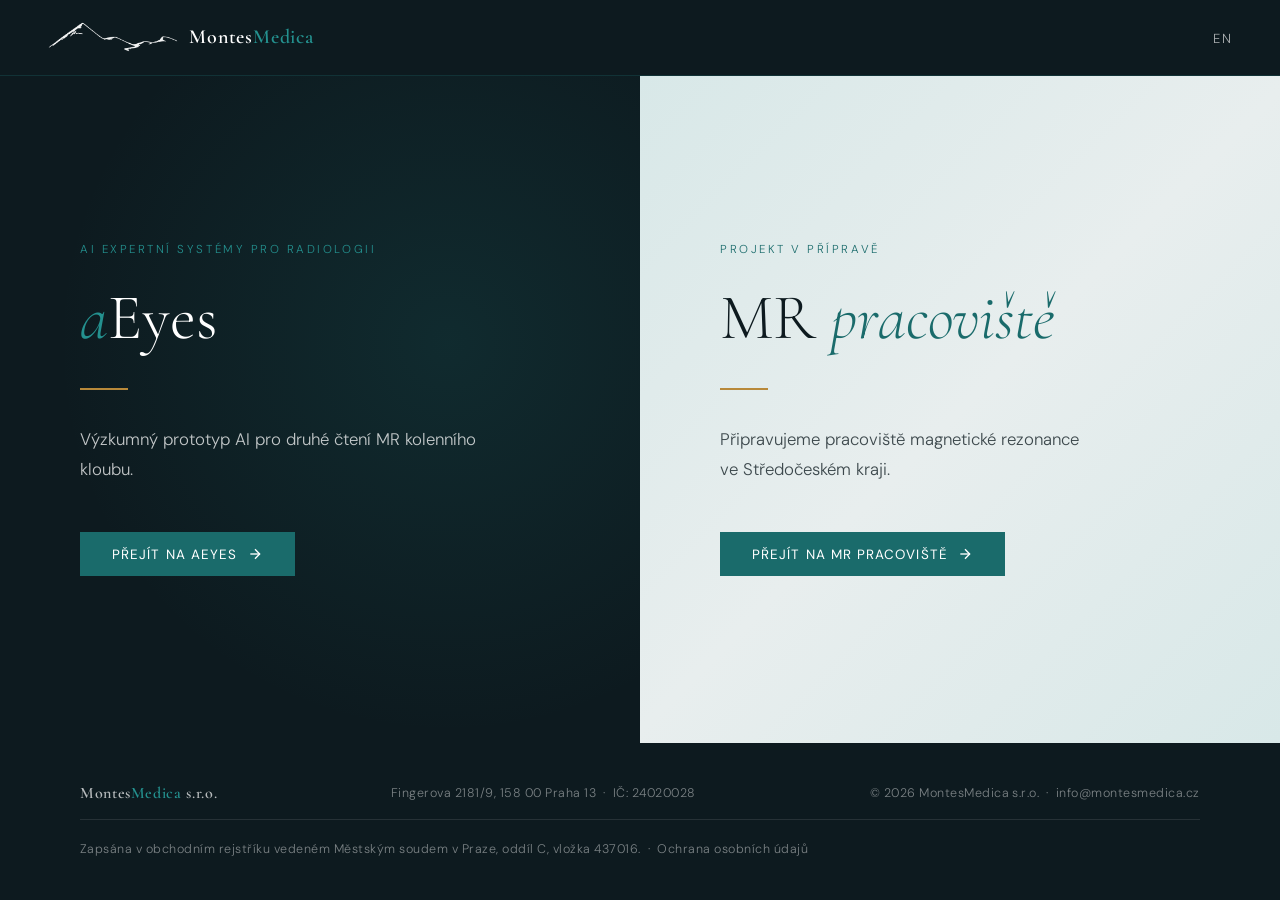
<file: index.html>
<!DOCTYPE html>
<html lang="cs">
<head>
  <meta charset="UTF-8" />
  <meta name="viewport" content="width=device-width, initial-scale=1.0" />
  <title>MontesMedica</title>
  <link rel="icon" href="assets/img/favicon.svg" type="image/svg+xml" />
  <link rel="icon" href="assets/img/favicon-32.png" sizes="32x32" type="image/png" />
  <link rel="apple-touch-icon" href="assets/img/apple-touch-icon.png" />
  <link rel="canonical" href="https://montesmedica.cz/" />
  <link rel="alternate" hreflang="cs" href="https://montesmedica.cz/" />
  <link rel="alternate" hreflang="en" href="https://montesmedica.cz/en/" />
  <link rel="alternate" hreflang="x-default" href="https://montesmedica.cz/" />
  <meta property="og:type" content="website" />
  <meta property="og:site_name" content="MontesMedica" />
  <meta property="og:locale" content="cs_CZ" />
  <meta property="og:url" content="https://montesmedica.cz/" />
  <meta property="og:title" content="MontesMedica – aEyes a připravované pracoviště MR" />
  <meta property="og:description" content="MontesMedica s.r.o.: aEyes, výzkumný prototyp AI pro druhé čtení MR kolenního kloubu, a připravované pracoviště magnetické rezonance ve Středočeském kraji." />
  <meta property="og:image" content="https://montesmedica.cz/assets/img/og.png" />
  <meta property="og:image:width" content="1200" />
  <meta property="og:image:height" content="630" />
  <meta name="twitter:card" content="summary_large_image" />
  <meta name="theme-color" content="#1a6b6b" />
  <meta name="description" content="MontesMedica s.r.o.: aEyes, výzkumný prototyp AI pro druhé čtení MR kolenního kloubu, a připravované pracoviště magnetické rezonance ve Středočeském kraji." />

  <link rel="stylesheet" href="assets/fonts/fonts.css" />

  <style>
    *, *::before, *::after { box-sizing: border-box; margin: 0; padding: 0; }

    :root {
      --ink:    #0d1a1f;
      --paper:  #f5f1eb;
      --teal:   #1a6b6b;
      --teal2:  #24918f;
      --gold:   #b8893a;
      --mist:   #d8e8e8;
      --faint:  #e8eeee;
    }

    body {
      background: var(--ink);
      color: var(--ink);
      font-family: 'DM Sans', sans-serif;
      font-weight: 300;
      min-height: 100vh;
      display: flex; flex-direction: column;
    }
    .sr-only { position: absolute; width: 1px; height: 1px; overflow: hidden; clip: rect(0 0 0 0); white-space: nowrap; }

    /* ── Header ── */
    header {
      padding: 1.4rem 3rem;
      display: flex; align-items: center; justify-content: space-between;
      background: var(--ink);
      border-bottom: 1px solid rgba(36,145,143,0.2);
    }
    .logo { display: flex; align-items: center; gap: 0.7rem; text-decoration: none; }
    .logo-mark { height: 30px; width: auto; display: block; }
    .logo-text {
      font-family: 'Cormorant Garamond', serif;
      font-size: 1.25rem;
      font-weight: 600;
      letter-spacing: 0.04em;
      color: #fff;
    }
    .logo-text span { color: var(--teal2); }
    nav a {
      font-size: 0.82rem;
      letter-spacing: 0.1em;
      text-transform: uppercase;
      text-decoration: none;
      color: #fff;
      opacity: 0.65;
      transition: opacity 0.2s, color 0.2s;
    }
    nav a:hover { opacity: 1; color: var(--teal2); }

    /* ── Two tiles ── */
    main {
      flex: 1;
      display: grid;
      grid-template-columns: 1fr 1fr;
    }
    .tile {
      display: flex; flex-direction: column; justify-content: center;
      padding: 6rem 5rem;
      text-decoration: none;
      position: relative;
      overflow: hidden;
    }
    .tile::before {
      content: '';
      position: absolute; bottom: 0; left: 0; right: 0;
      height: 3px;
      background: var(--gold);
      transform: scaleX(0);
      transform-origin: left;
      transition: transform 0.4s;
    }
    .tile:hover::before, .tile:focus-visible::before { transform: scaleX(1); }
    .tile-eyebrow {
      font-size: 0.72rem;
      letter-spacing: 0.22em;
      text-transform: uppercase;
      margin-bottom: 1.6rem;
    }
    .tile-title {
      font-family: 'Cormorant Garamond', serif;
      font-size: clamp(2.8rem, 5vw, 4.8rem);
      font-weight: 300;
      line-height: 1.1;
    }
    .tile-title em { font-style: italic; }
    .tile-divider { width: 48px; height: 2px; background: var(--gold); margin: 2.2rem 0; }
    .tile-lead { font-size: 1.05rem; line-height: 1.75; max-width: 420px; }
    .btn {
      display: inline-flex; align-items: center; gap: 0.6rem;
      align-self: flex-start;
      margin-top: 3rem;
      padding: 0.85rem 2rem;
      background: var(--teal);
      color: #fff;
      font-size: 0.84rem;
      font-weight: 400;
      letter-spacing: 0.08em;
      text-transform: uppercase;
      transition: background 0.25s, transform 0.25s;
    }
    .tile:hover .btn { background: var(--teal2); transform: translateY(-1px); }
    .btn svg { width: 16px; height: 16px; }

    .tile.aeyes {
      background: radial-gradient(circle at 70% 40%, rgba(36,145,143,0.14), transparent 65%), var(--ink);
      color: #fff;
    }
    .tile.aeyes .tile-eyebrow, .tile.aeyes .tile-title em { color: var(--teal2); }
    .tile.aeyes .tile-lead { color: rgba(255,255,255,0.75); }

    .tile.mri {
      background: linear-gradient(135deg, var(--mist) 0%, var(--faint) 50%, var(--mist) 100%);
      color: var(--ink);
    }
    .tile.mri .tile-eyebrow, .tile.mri .tile-title em { color: var(--teal); }
    .tile.mri .tile-lead { color: rgba(13,26,31,0.78); }

    /* ── Footer ── */
    footer {
      background: var(--ink);
      color: rgba(255,255,255,0.45);
      padding: 2.5rem 5rem;
      display: flex;
      align-items: center;
      justify-content: space-between;
      font-size: 0.78rem;
      letter-spacing: 0.04em;
      flex-wrap: wrap;
      gap: 1rem 2rem;
    }
    .footer-legal {
      flex-basis: 100%;
      border-top: 1px solid rgba(255,255,255,0.1);
      padding-top: 1.2rem;
      line-height: 1.7;
    }
    footer a { color: rgba(255,255,255,0.45); text-decoration: none; transition: color 0.2s; }
    footer a:hover { color: var(--teal2); }
    .footer-logo {
      font-family: 'Cormorant Garamond', serif;
      font-size: 1rem;
      font-weight: 600;
      color: rgba(255,255,255,0.7);
      letter-spacing: 0.04em;
    }
    .footer-logo span { color: var(--teal2); }

    @media (prefers-reduced-motion: reduce) {
      .tile::before, .btn { transition: none; }
    }

    @media (max-width: 900px) {
      header { padding: 1.2rem 1rem; }
      .logo { gap: 0.5rem; }
      .logo-mark { height: 20px; }
      .logo-text { font-size: 1.05rem; }
      main { grid-template-columns: 1fr; }
      .tile { padding: 4rem 1rem; }
      .tile-title { font-size: clamp(2.4rem, 11vw, 3.4rem); }
      footer { flex-direction: column; gap: 1rem; text-align: center; padding: 2rem 1rem; }
    }
  </style>
</head>
<body>

<header>
  <a href="index.html" class="logo">
    <img class="logo-mark" src="assets/img/logo-mountain-light.png" alt="" width="130" height="30" />
    <span class="logo-text">Montes<span>Medica</span></span>
  </a>
  <nav>
    <a href="en/index.html" hreflang="en" lang="en" title="English">EN</a>
  </nav>
</header>

<main>
  <h1 class="sr-only">MontesMedica</h1>
  <a class="tile aeyes" href="aeyes.html">
    <p class="tile-eyebrow">AI expertní systémy pro radiologii</p>
    <h2 class="tile-title"><em>a</em>Eyes</h2>
    <div class="tile-divider"></div>
    <p class="tile-lead">Výzkumný prototyp AI pro druhé čtení MR kolenního kloubu.</p>
    <span class="btn">
      Přejít na aEyes
      <svg viewBox="0 0 24 24" fill="none" stroke="currentColor" stroke-width="2" aria-hidden="true"><line x1="5" y1="12" x2="19" y2="12"/><polyline points="12 5 19 12 12 19"/></svg>
    </span>
  </a>
  <a class="tile mri" href="mri.html">
    <p class="tile-eyebrow">Projekt v přípravě</p>
    <h2 class="tile-title">MR <em>pracoviště</em></h2>
    <div class="tile-divider"></div>
    <p class="tile-lead">Připravujeme pracoviště magnetické rezonance ve&nbsp;Středočeském kraji.</p>
    <span class="btn">
      Přejít na MR pracoviště
      <svg viewBox="0 0 24 24" fill="none" stroke="currentColor" stroke-width="2" aria-hidden="true"><line x1="5" y1="12" x2="19" y2="12"/><polyline points="12 5 19 12 12 19"/></svg>
    </span>
  </a>
</main>

<footer>
  <div class="footer-logo">Montes<span>Medica</span> s.r.o.</div>
  <div>Fingerova 2181/9, 158 00 Praha 13 &nbsp;·&nbsp; IČ: 24020028</div>
  <div>© 2026 MontesMedica s.r.o. &nbsp;·&nbsp; <a href="mailto:info@montesmedica.cz">info@montesmedica.cz</a></div>
  <div class="footer-legal">Zapsána v obchodním rejstříku vedeném Městským soudem v Praze, oddíl C, vložka 437016. &nbsp;·&nbsp; <a href="ochrana-osobnich-udaju.html">Ochrana osobních údajů</a></div>
</footer>

</body>
</html>
</file>
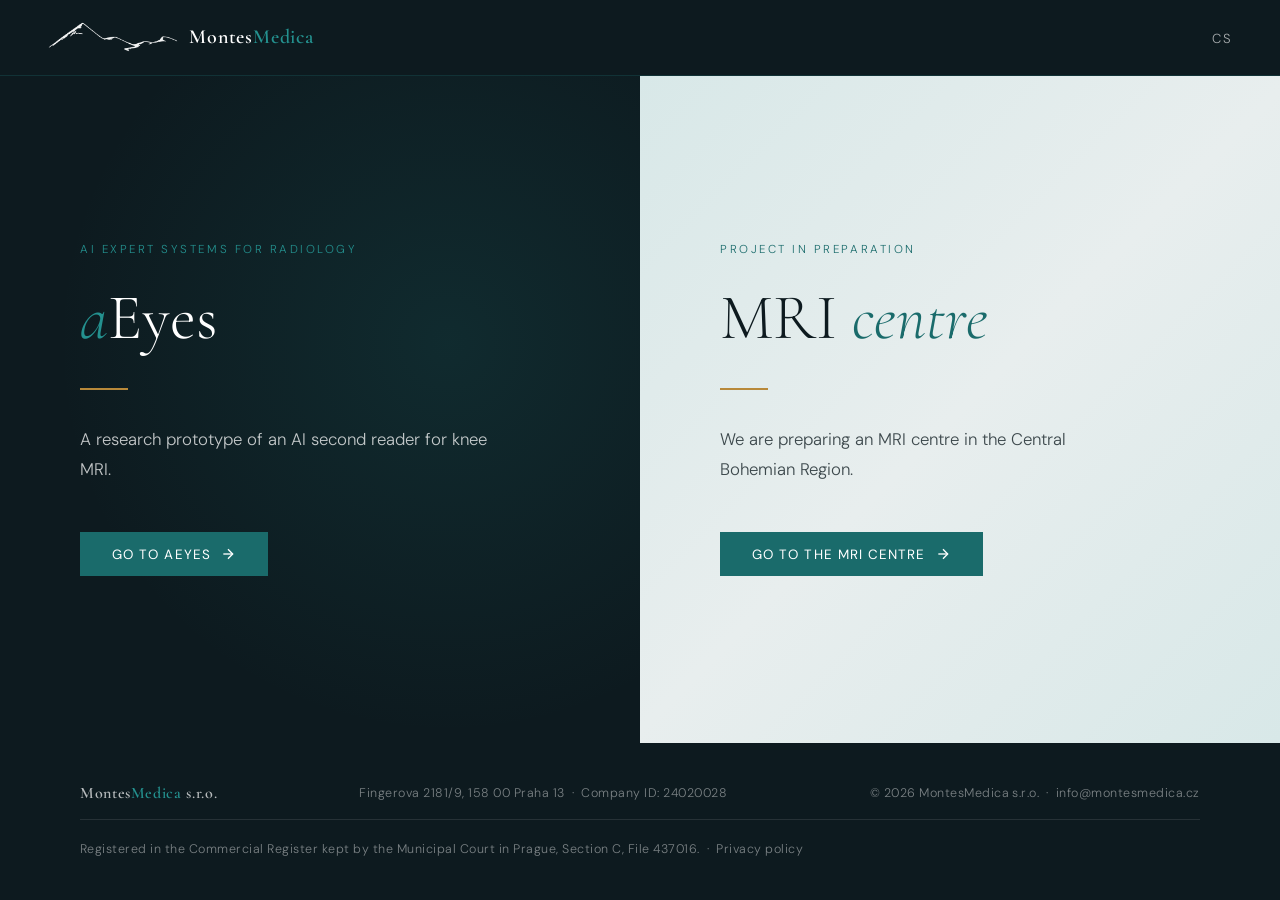
<file: en/index.html>
<!DOCTYPE html>
<html lang="en">
<head>
  <meta charset="UTF-8" />
  <meta name="viewport" content="width=device-width, initial-scale=1.0" />
  <title>MontesMedica</title>
  <link rel="icon" href="../assets/img/favicon.svg" type="image/svg+xml" />
  <link rel="icon" href="../assets/img/favicon-32.png" sizes="32x32" type="image/png" />
  <link rel="apple-touch-icon" href="../assets/img/apple-touch-icon.png" />
  <link rel="canonical" href="https://montesmedica.cz/en/" />
  <link rel="alternate" hreflang="cs" href="https://montesmedica.cz/" />
  <link rel="alternate" hreflang="en" href="https://montesmedica.cz/en/" />
  <link rel="alternate" hreflang="x-default" href="https://montesmedica.cz/" />
  <meta property="og:type" content="website" />
  <meta property="og:site_name" content="MontesMedica" />
  <meta property="og:locale" content="en_GB" />
  <meta property="og:url" content="https://montesmedica.cz/en/" />
  <meta property="og:title" content="MontesMedica – aEyes and a planned MRI centre" />
  <meta property="og:description" content="MontesMedica s.r.o.: aEyes, a research prototype of an AI second reader for knee MRI, and a planned MRI centre in the Central Bohemian Region." />
  <meta property="og:image" content="https://montesmedica.cz/assets/img/og.png" />
  <meta property="og:image:width" content="1200" />
  <meta property="og:image:height" content="630" />
  <meta name="twitter:card" content="summary_large_image" />
  <meta name="theme-color" content="#1a6b6b" />
  <meta name="description" content="MontesMedica s.r.o.: aEyes, a research prototype of an AI second reader for knee MRI, and a planned MRI centre in the Central Bohemian Region." />

  <link rel="stylesheet" href="../assets/fonts/fonts.css" />

  <style>
    *, *::before, *::after { box-sizing: border-box; margin: 0; padding: 0; }

    :root {
      --ink:    #0d1a1f;
      --paper:  #f5f1eb;
      --teal:   #1a6b6b;
      --teal2:  #24918f;
      --gold:   #b8893a;
      --mist:   #d8e8e8;
      --faint:  #e8eeee;
    }

    body {
      background: var(--ink);
      color: var(--ink);
      font-family: 'DM Sans', sans-serif;
      font-weight: 300;
      min-height: 100vh;
      display: flex; flex-direction: column;
    }
    .sr-only { position: absolute; width: 1px; height: 1px; overflow: hidden; clip: rect(0 0 0 0); white-space: nowrap; }

    /* ── Header ── */
    header {
      padding: 1.4rem 3rem;
      display: flex; align-items: center; justify-content: space-between;
      background: var(--ink);
      border-bottom: 1px solid rgba(36,145,143,0.2);
    }
    .logo { display: flex; align-items: center; gap: 0.7rem; text-decoration: none; }
    .logo-mark { height: 30px; width: auto; display: block; }
    .logo-text {
      font-family: 'Cormorant Garamond', serif;
      font-size: 1.25rem;
      font-weight: 600;
      letter-spacing: 0.04em;
      color: #fff;
    }
    .logo-text span { color: var(--teal2); }
    nav a {
      font-size: 0.82rem;
      letter-spacing: 0.1em;
      text-transform: uppercase;
      text-decoration: none;
      color: #fff;
      opacity: 0.65;
      transition: opacity 0.2s, color 0.2s;
    }
    nav a:hover { opacity: 1; color: var(--teal2); }

    /* ── Two tiles ── */
    main {
      flex: 1;
      display: grid;
      grid-template-columns: 1fr 1fr;
    }
    .tile {
      display: flex; flex-direction: column; justify-content: center;
      padding: 6rem 5rem;
      text-decoration: none;
      position: relative;
      overflow: hidden;
    }
    .tile::before {
      content: '';
      position: absolute; bottom: 0; left: 0; right: 0;
      height: 3px;
      background: var(--gold);
      transform: scaleX(0);
      transform-origin: left;
      transition: transform 0.4s;
    }
    .tile:hover::before, .tile:focus-visible::before { transform: scaleX(1); }
    .tile-eyebrow {
      font-size: 0.72rem;
      letter-spacing: 0.22em;
      text-transform: uppercase;
      margin-bottom: 1.6rem;
    }
    .tile-title {
      font-family: 'Cormorant Garamond', serif;
      font-size: clamp(2.8rem, 5vw, 4.8rem);
      font-weight: 300;
      line-height: 1.1;
    }
    .tile-title em { font-style: italic; }
    .tile-divider { width: 48px; height: 2px; background: var(--gold); margin: 2.2rem 0; }
    .tile-lead { font-size: 1.05rem; line-height: 1.75; max-width: 420px; }
    .btn {
      display: inline-flex; align-items: center; gap: 0.6rem;
      align-self: flex-start;
      margin-top: 3rem;
      padding: 0.85rem 2rem;
      background: var(--teal);
      color: #fff;
      font-size: 0.84rem;
      font-weight: 400;
      letter-spacing: 0.08em;
      text-transform: uppercase;
      transition: background 0.25s, transform 0.25s;
    }
    .tile:hover .btn { background: var(--teal2); transform: translateY(-1px); }
    .btn svg { width: 16px; height: 16px; }

    .tile.aeyes {
      background: radial-gradient(circle at 70% 40%, rgba(36,145,143,0.14), transparent 65%), var(--ink);
      color: #fff;
    }
    .tile.aeyes .tile-eyebrow, .tile.aeyes .tile-title em { color: var(--teal2); }
    .tile.aeyes .tile-lead { color: rgba(255,255,255,0.75); }

    .tile.mri {
      background: linear-gradient(135deg, var(--mist) 0%, var(--faint) 50%, var(--mist) 100%);
      color: var(--ink);
    }
    .tile.mri .tile-eyebrow, .tile.mri .tile-title em { color: var(--teal); }
    .tile.mri .tile-lead { color: rgba(13,26,31,0.78); }

    /* ── Footer ── */
    footer {
      background: var(--ink);
      color: rgba(255,255,255,0.45);
      padding: 2.5rem 5rem;
      display: flex;
      align-items: center;
      justify-content: space-between;
      font-size: 0.78rem;
      letter-spacing: 0.04em;
      flex-wrap: wrap;
      gap: 1rem 2rem;
    }
    .footer-legal {
      flex-basis: 100%;
      border-top: 1px solid rgba(255,255,255,0.1);
      padding-top: 1.2rem;
      line-height: 1.7;
    }
    footer a { color: rgba(255,255,255,0.45); text-decoration: none; transition: color 0.2s; }
    footer a:hover { color: var(--teal2); }
    .footer-logo {
      font-family: 'Cormorant Garamond', serif;
      font-size: 1rem;
      font-weight: 600;
      color: rgba(255,255,255,0.7);
      letter-spacing: 0.04em;
    }
    .footer-logo span { color: var(--teal2); }

    @media (prefers-reduced-motion: reduce) {
      .tile::before, .btn { transition: none; }
    }

    @media (max-width: 900px) {
      header { padding: 1.2rem 1rem; }
      .logo { gap: 0.5rem; }
      .logo-mark { height: 20px; }
      .logo-text { font-size: 1.05rem; }
      main { grid-template-columns: 1fr; }
      .tile { padding: 4rem 1rem; }
      .tile-title { font-size: clamp(2.4rem, 11vw, 3.4rem); }
      footer { flex-direction: column; gap: 1rem; text-align: center; padding: 2rem 1rem; }
    }
  </style>
</head>
<body>

<header>
  <a href="index.html" class="logo">
    <img class="logo-mark" src="../assets/img/logo-mountain-light.png" alt="" width="130" height="30" />
    <span class="logo-text">Montes<span>Medica</span></span>
  </a>
  <nav>
    <a href="../index.html" hreflang="cs" lang="cs" title="Česky">CS</a>
  </nav>
</header>

<main>
  <h1 class="sr-only">MontesMedica</h1>
  <a class="tile aeyes" href="aeyes.html">
    <p class="tile-eyebrow">AI expert systems for radiology</p>
    <h2 class="tile-title"><em>a</em>Eyes</h2>
    <div class="tile-divider"></div>
    <p class="tile-lead">A research prototype of an AI second reader for knee MRI.</p>
    <span class="btn">
      Go to aEyes
      <svg viewBox="0 0 24 24" fill="none" stroke="currentColor" stroke-width="2" aria-hidden="true"><line x1="5" y1="12" x2="19" y2="12"/><polyline points="12 5 19 12 12 19"/></svg>
    </span>
  </a>
  <a class="tile mri" href="mri.html">
    <p class="tile-eyebrow">Project in preparation</p>
    <h2 class="tile-title">MRI <em>centre</em></h2>
    <div class="tile-divider"></div>
    <p class="tile-lead">We are preparing an MRI centre in the Central Bohemian Region.</p>
    <span class="btn">
      Go to the MRI centre
      <svg viewBox="0 0 24 24" fill="none" stroke="currentColor" stroke-width="2" aria-hidden="true"><line x1="5" y1="12" x2="19" y2="12"/><polyline points="12 5 19 12 12 19"/></svg>
    </span>
  </a>
</main>

<footer>
  <div class="footer-logo">Montes<span>Medica</span> s.r.o.</div>
  <div>Fingerova 2181/9, 158 00 Praha 13 &nbsp;·&nbsp; Company ID: 24020028</div>
  <div>© 2026 MontesMedica s.r.o. &nbsp;·&nbsp; <a href="mailto:info@montesmedica.cz">info@montesmedica.cz</a></div>
  <div class="footer-legal">Registered in the Commercial Register kept by the Municipal Court in Prague, Section C, File 437016. &nbsp;·&nbsp; <a href="privacy.html">Privacy policy</a></div>
</footer>

</body>
</html>
</file>
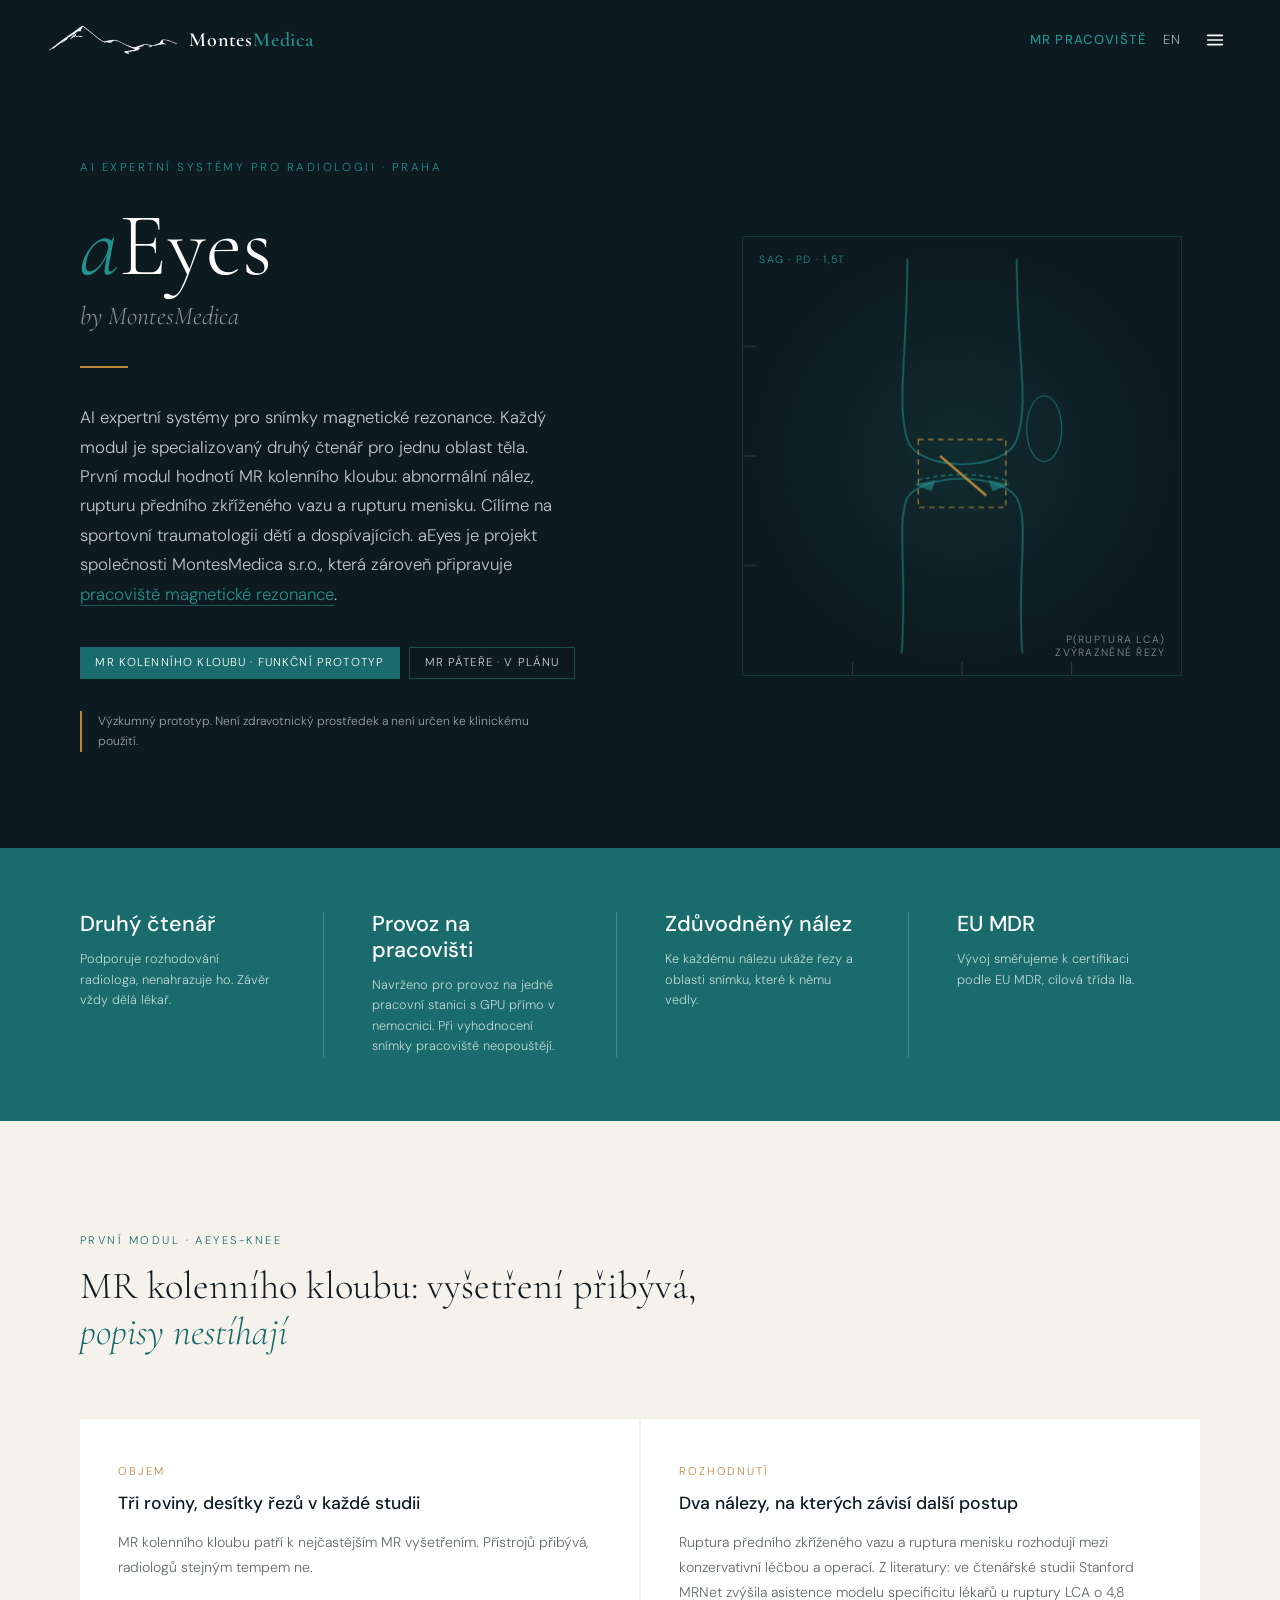
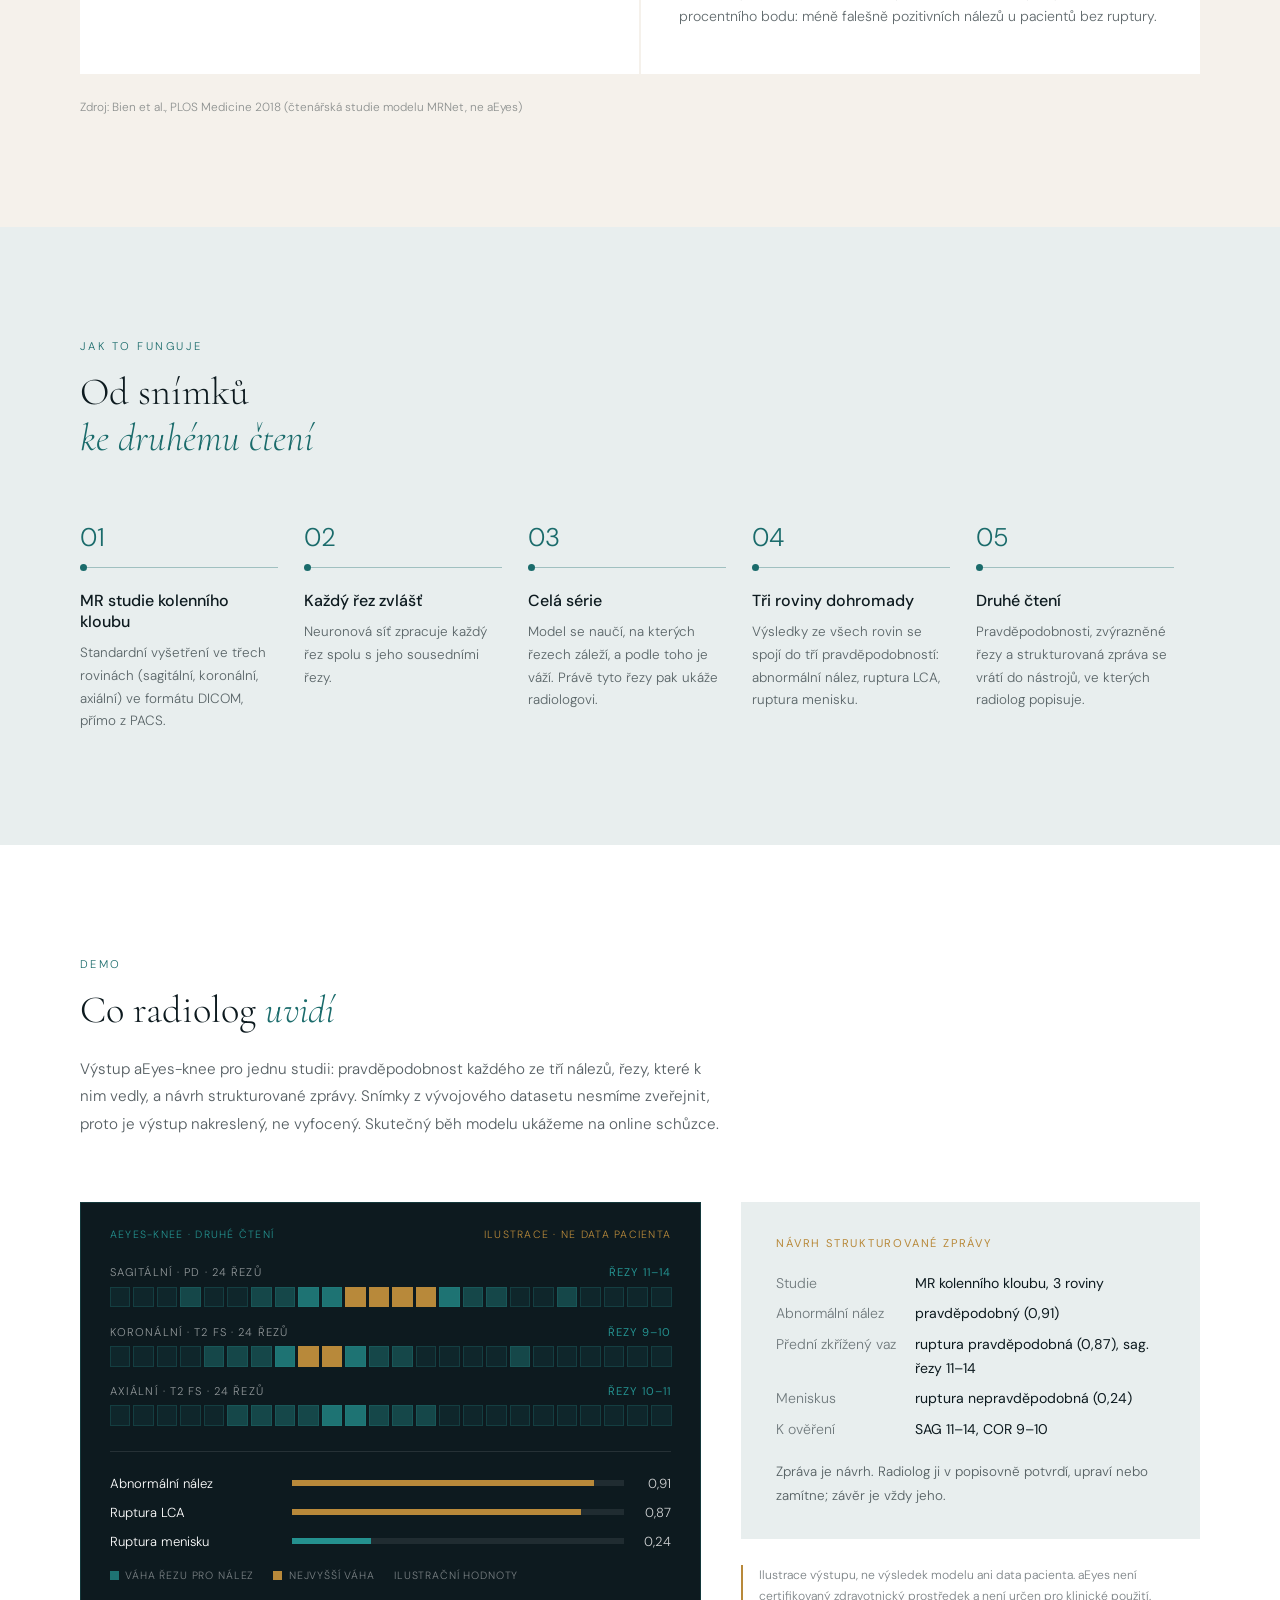
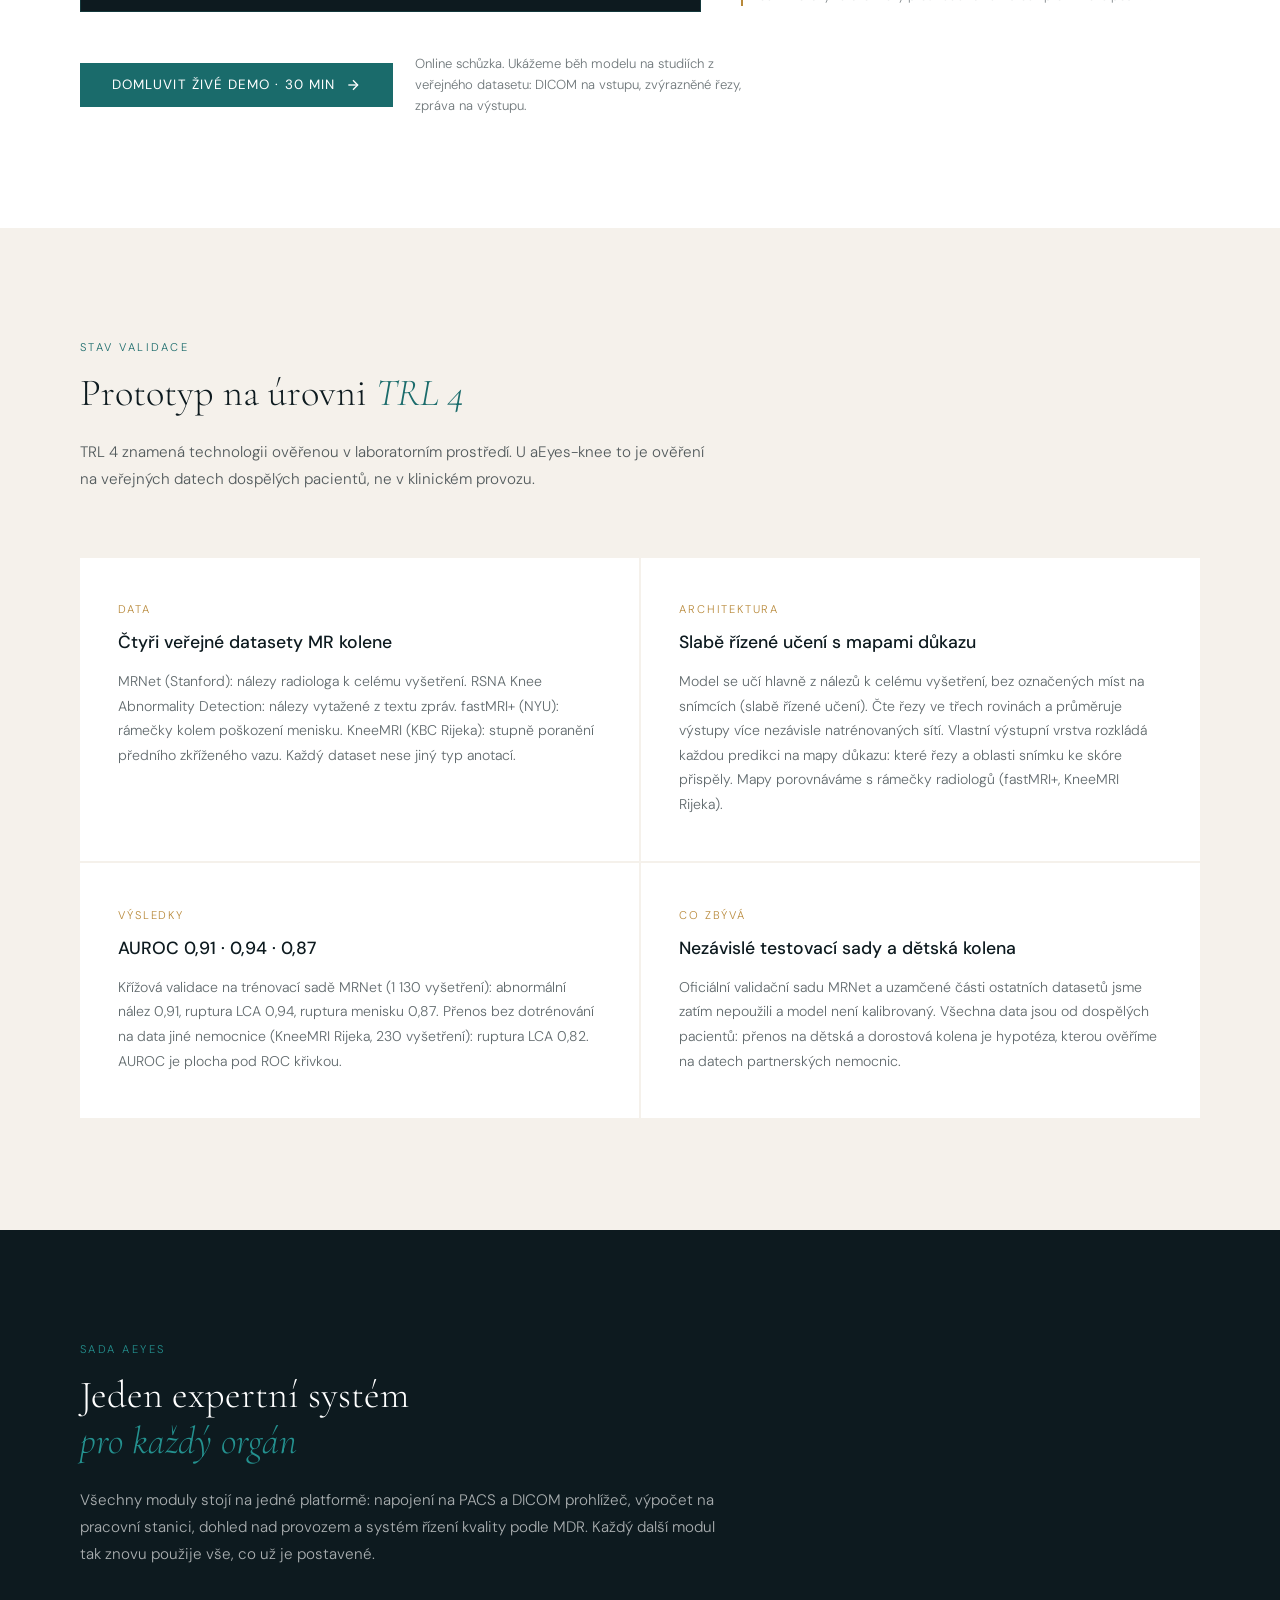
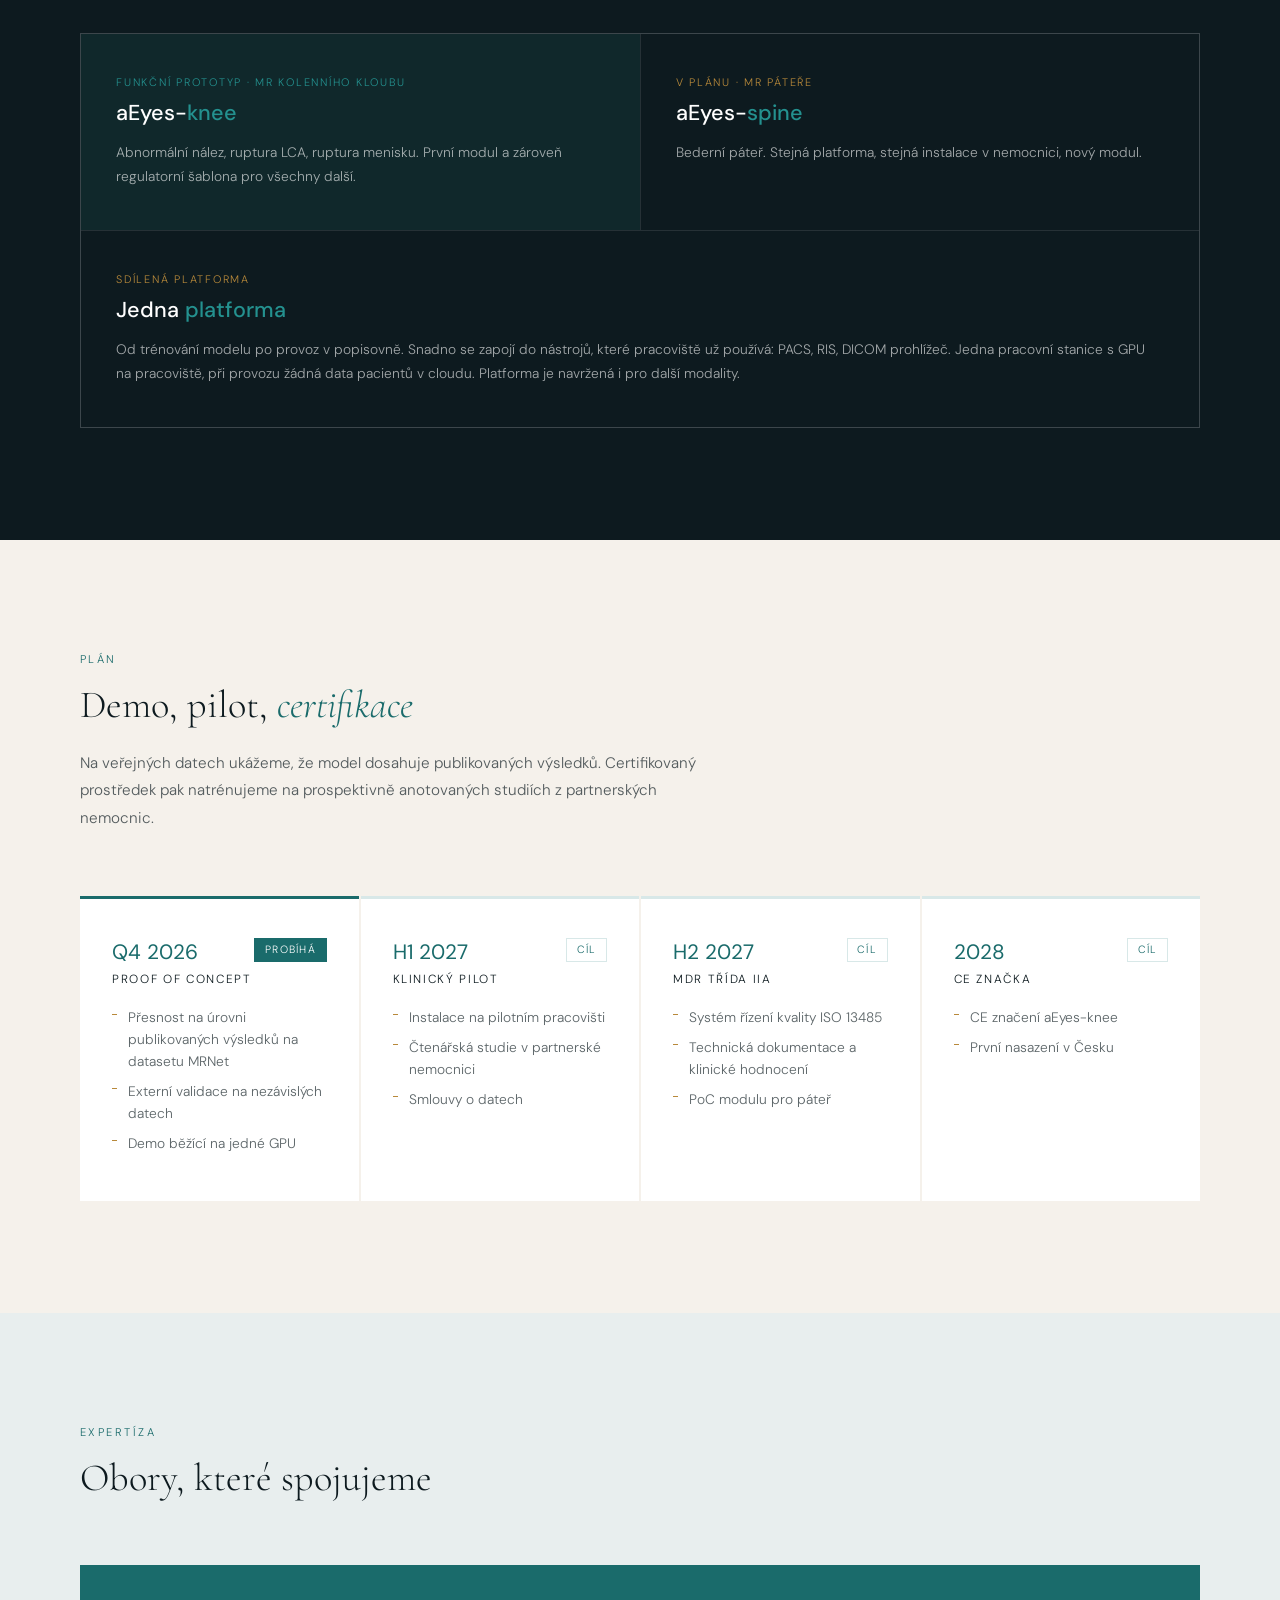
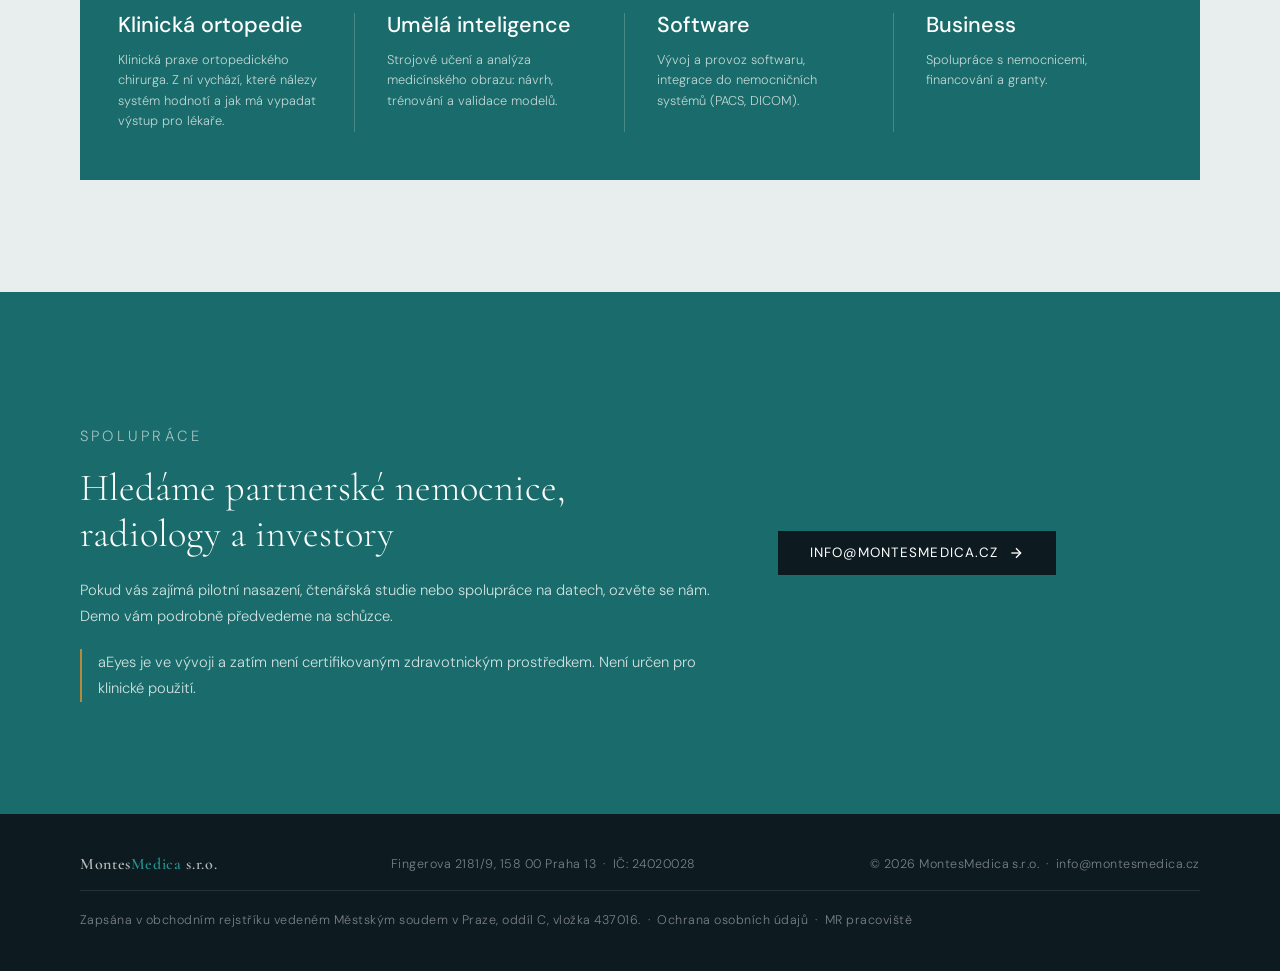
<file: aeyes.html>
<!DOCTYPE html>
<html lang="cs">
<head>
  <meta charset="UTF-8" />
  <meta name="viewport" content="width=device-width, initial-scale=1.0" />
  <title>aEyes by MontesMedica · výzkumný prototyp</title>
  <link rel="icon" href="assets/img/favicon.svg" type="image/svg+xml" />
  <link rel="icon" href="assets/img/favicon-32.png" sizes="32x32" type="image/png" />
  <link rel="apple-touch-icon" href="assets/img/apple-touch-icon.png" />
  <link rel="canonical" href="https://montesmedica.cz/aeyes.html" />
  <link rel="alternate" hreflang="cs" href="https://montesmedica.cz/aeyes.html" />
  <link rel="alternate" hreflang="en" href="https://montesmedica.cz/en/aeyes.html" />
  <link rel="alternate" hreflang="x-default" href="https://montesmedica.cz/aeyes.html" />
  <meta property="og:type" content="website" />
  <meta property="og:site_name" content="MontesMedica" />
  <meta property="og:locale" content="cs_CZ" />
  <meta property="og:url" content="https://montesmedica.cz/aeyes.html" />
  <meta property="og:title" content="aEyes by MontesMedica – výzkumný prototyp AI pro druhé čtení MR" />
  <meta property="og:description" content="Výzkumný prototyp AI pro druhé čtení MR kolenního kloubu, se zaměřením na sportovní traumatologii dětí a dospívajících. Není zdravotnický prostředek." />
  <meta property="og:image" content="https://montesmedica.cz/assets/img/og.png" />
  <meta property="og:image:width" content="1200" />
  <meta property="og:image:height" content="630" />
  <meta name="twitter:card" content="summary_large_image" />
  <meta name="theme-color" content="#1a6b6b" />
  <meta name="description" content="aEyes by MontesMedica: výzkumný prototyp AI pro druhé čtení MR kolenního kloubu, se zaměřením na sportovní traumatologii dětí a dospívajících. Není zdravotnický prostředek." />

  <link rel="stylesheet" href="assets/fonts/fonts.css" />

  <style>
    *, *::before, *::after { box-sizing: border-box; margin: 0; padding: 0; }

    :root {
      --ink:    #0d1a1f;
      --paper:  #f5f1eb;
      --teal:   #1a6b6b;
      --teal2:  #24918f;
      --gold:   #b8893a;
      --mist:   #d8e8e8;
      --faint:  #e8eeee;
    }

    html { scroll-behavior: smooth; }

    body {
      background: var(--paper);
      color: var(--ink);
      font-family: 'DM Sans', sans-serif;
      font-weight: 300;
      min-height: 100vh;
      overflow-x: hidden;
    }

    /* ── Header ── */
    header {
      position: fixed; top: 0; left: 0; right: 0;
      z-index: 100;
      padding: 1.4rem 3rem;
      display: flex; align-items: center; justify-content: space-between;
      background: transparent;
      transition: background 0.5s, backdrop-filter 0.5s;
    }
    header.scrolled {
      background: rgba(13,26,31,0.88);
      backdrop-filter: blur(12px);
      border-bottom: 1px solid rgba(36,145,143,0.2);
    }

    .logo {
      display: flex; align-items: center; gap: 0.7rem;
      text-decoration: none;
    }
    .logo-mark { height: 30px; width: auto; display: block; }
    .logo-text {
      font-family: 'Cormorant Garamond', serif;
      font-size: 1.25rem;
      font-weight: 600;
      letter-spacing: 0.04em;
      color: #fff;
    }
    .logo-text span { color: var(--teal2); }

    nav a {
      font-size: 0.82rem;
      letter-spacing: 0.1em;
      text-transform: uppercase;
      text-decoration: none;
      color: #fff;
      opacity: 0.65;
      margin-left: 2.2rem;
      white-space: nowrap;
      transition: opacity 0.2s, color 0.2s;
    }
    nav a:hover { opacity: 1; color: var(--teal2); }
    nav { display: flex; align-items: center; }
    nav a.lang { display: inline-flex; align-items: center; gap: 0.45rem; margin-left: 1.8rem; }
    nav a.nav-mri { opacity: 1; color: var(--teal2); font-weight: 500; }
    .burger { display: none; background: none; border: 0; cursor: pointer; padding: 0.4rem; margin-left: 1rem; color: #fff; }
    .burger svg { width: 22px; height: 22px; display: block; }

    /* ── Hero ── */
    .hero {
      min-height: min(92vh, 860px);
      background: var(--ink);
      color: #fff;
      display: grid;
      grid-template-columns: 1.1fr 0.9fr;
      align-items: center;
      gap: 4rem;
      padding: 10rem 5rem 6rem;
      position: relative;
      overflow: hidden;
    }
    .hero-eyebrow {
      font-size: 0.72rem;
      letter-spacing: 0.22em;
      text-transform: uppercase;
      color: var(--teal2);
      margin-bottom: 1.6rem;
    }
    .hero-title {
      font-family: 'Cormorant Garamond', serif;
      font-size: clamp(3.4rem, 7vw, 6.4rem);
      font-weight: 300;
      line-height: 1;
    }
    .hero-title em { font-style: italic; color: var(--teal2); }
    .hero-sub {
      font-family: 'Cormorant Garamond', serif;
      font-size: clamp(1.3rem, 2vw, 1.7rem);
      font-weight: 300;
      font-style: italic;
      color: rgba(255,255,255,0.55);
      margin-top: 0.6rem;
    }
    .hero-divider {
      width: 48px; height: 2px;
      background: var(--gold);
      margin: 2.2rem 0;
    }
    .hero-lead {
      font-size: 1.05rem;
      line-height: 1.75;
      max-width: 480px;
      color: rgba(255,255,255,0.75);
    }
    .hero-pills {
      display: flex; flex-wrap: wrap; gap: 0.6rem;
      margin-top: 2.4rem;
    }
    .pill {
      font-size: 0.72rem;
      letter-spacing: 0.1em;
      text-transform: uppercase;
      padding: 0.45rem 0.9rem;
      border: 1px solid rgba(36,145,143,0.45);
      color: rgba(255,255,255,0.8);
    }
    .pill.now { background: var(--teal); border-color: var(--teal); color: #fff; }
    .hero-lead a { color: var(--teal2); text-decoration: none; border-bottom: 1px solid rgba(36,145,143,0.5); }
    .hero-lead a:hover { border-bottom-color: var(--teal2); }
    .hero .note { max-width: 480px; }

    /* Knee "scan" visual */
    .scan {
      position: relative;
      aspect-ratio: 1;
      max-width: 440px;
      width: 100%;
      justify-self: center;
      border: 1px solid rgba(36,145,143,0.25);
      background: radial-gradient(circle at 50% 50%, rgba(36,145,143,0.14), transparent 70%);
      overflow: hidden;
    }
    .scan svg { width: 100%; height: 100%; display: block; }
    .scan-line {
      position: absolute; left: 0; right: 0; height: 2px;
      background: linear-gradient(90deg, transparent, rgba(36,145,143,0.8), transparent);
      animation: scan 4s ease-in-out infinite;
    }
    .scan-tag {
      position: absolute;
      font-size: 0.66rem;
      letter-spacing: 0.12em;
      text-transform: uppercase;
      color: var(--teal2);
    }
    .scan-tag.tl { top: 1rem; left: 1rem; }
    .scan-tag.br { bottom: 1rem; right: 1rem; text-align: right; color: rgba(255,255,255,0.5); }

    /* ── Sections ── */
    section { padding: 7rem 5rem; }

    .section-label {
      font-size: 0.7rem;
      letter-spacing: 0.22em;
      text-transform: uppercase;
      color: var(--teal);
      margin-bottom: 1rem;
    }
    .section-title {
      font-family: 'Cormorant Garamond', serif;
      font-size: clamp(2rem, 3vw, 3rem);
      font-weight: 300;
      line-height: 1.2;
      max-width: 720px;
    }
    .section-title em { font-style: italic; color: var(--teal); }
    .section-lead {
      font-size: 0.95rem;
      line-height: 1.8;
      color: rgba(13,26,31,0.7);
      max-width: 640px;
      margin-top: 1.4rem;
    }

    /* ── Principles strip ── */
    .stats {
      background: var(--teal);
      padding: 4rem 5rem;
      display: flex;
    }
    .stat {
      flex: 1;
      padding: 0 3rem;
      border-right: 1px solid rgba(255,255,255,0.2);
    }
    .stat:first-child { padding-left: 0; }
    .stat:last-child { border-right: none; }
    .stat-num {
      font-size: 1.35rem;
      font-weight: 500;
      color: #fff;
      line-height: 1.2;
    }
    .stat-label {
      font-size: 0.8rem;
      line-height: 1.6;
      color: rgba(255,255,255,0.72);
      margin-top: 0.7rem;
    }

    /* ── Why knee ── */
    .cards {
      display: grid;
      grid-template-columns: repeat(2, 1fr);
      gap: 2px;
      margin-top: 4rem;
    }
    .card {
      background: #fff;
      padding: 2.8rem 2.4rem;
      position: relative;
      transition: transform 0.3s;
    }
    .card:hover { transform: translateY(-4px); }
    .card::before {
      content: '';
      position: absolute; bottom: 0; left: 0; right: 0;
      height: 3px;
      background: var(--teal);
      transform: scaleX(0);
      transform-origin: left;
      transition: transform 0.4s;
    }
    .card:hover::before { transform: scaleX(1); }
    .card-kicker {
      font-size: 0.7rem;
      letter-spacing: 0.16em;
      text-transform: uppercase;
      color: var(--gold);
      margin-bottom: 0.9rem;
    }
    .card-title {
      font-size: 1.1rem;
      font-weight: 500;
      line-height: 1.35;
      margin-bottom: 0.9rem;
    }
    .card-text {
      font-size: 0.88rem;
      line-height: 1.75;
      color: rgba(13,26,31,0.65);
    }
    .card-text a { color: var(--teal); text-decoration: none; border-bottom: 1px solid rgba(26,107,107,0.35); }
    .card-text a:hover { border-bottom-color: var(--teal); }
    .source {
      font-size: 0.74rem;
      color: rgba(13,26,31,0.45);
      margin-top: 1.6rem;
    }

    /* ── Pipeline ── */
    .pipeline { background: var(--faint); }
    .steps {
      display: grid;
      grid-template-columns: repeat(5, 1fr);
      margin-top: 4rem;
      counter-reset: step;
    }
    .step {
      padding: 0 1.6rem 0 0;
      position: relative;
    }
    .step-num {
      font-size: 1.6rem;
      font-weight: 300;
      color: var(--teal);
      line-height: 1;
    }
    .step-bar {
      height: 1px;
      background: rgba(26,107,107,0.35);
      margin: 1rem 0 1.4rem;
      position: relative;
    }
    .step-bar::after {
      content: '';
      position: absolute; left: 0; top: -3px;
      width: 7px; height: 7px; border-radius: 50%;
      background: var(--teal);
    }
    .step-title {
      font-size: 1rem;
      font-weight: 500;
      margin-bottom: 0.6rem;
    }
    .step-text {
      font-size: 0.84rem;
      line-height: 1.7;
      color: rgba(13,26,31,0.65);
    }

    /* ── Suite ── */
    .suite { background: var(--ink); color: #fff; }
    .suite .section-label { color: var(--teal2); }
    .suite .section-title em { color: var(--teal2); }
    .suite .section-lead { color: rgba(255,255,255,0.65); }
    .modules {
      display: grid;
      grid-template-columns: repeat(2, 1fr);
      gap: 1px;
      background: rgba(255,255,255,0.1);
      border: 1px solid rgba(255,255,255,0.1);
      margin-top: 4rem;
    }
    .module {
      background: var(--ink);
      padding: 2.6rem 2.2rem;
    }
    .module.current { background: #10282b; }
    .module.wide { grid-column: 1 / -1; }
    .module-when {
      font-size: 0.68rem;
      letter-spacing: 0.16em;
      text-transform: uppercase;
      color: var(--gold);
    }
    .module.current .module-when { color: var(--teal2); }
    .module-name {
      font-size: 1.35rem;
      font-weight: 500;
      margin: 0.6rem 0 0.9rem;
    }
    .module-name span { color: var(--teal2); }
    .module-text {
      font-size: 0.86rem;
      line-height: 1.7;
      color: rgba(255,255,255,0.62);
    }

    /* ── Roadmap ── */
    .roadmap-grid {
      display: grid;
      grid-template-columns: repeat(4, 1fr);
      gap: 2px;
      margin-top: 4rem;
    }
    .phase {
      background: #fff;
      padding: 2.4rem 2rem;
      border-top: 3px solid var(--mist);
    }
    .phase.current { border-top-color: var(--teal); }
    .phase-when {
      font-size: 1.3rem;
      font-weight: 400;
      color: var(--teal);
    }
    .phase-title {
      font-size: 0.74rem;
      letter-spacing: 0.14em;
      text-transform: uppercase;
      margin: 0.4rem 0 1.2rem;
    }
    .phase ul { list-style: none; }
    .phase li {
      font-size: 0.86rem;
      line-height: 1.6;
      color: rgba(13,26,31,0.68);
      padding-left: 1rem;
      position: relative;
      margin-bottom: 0.5rem;
    }
    .phase-status {
      float: right;
      font-size: 0.66rem;
      letter-spacing: 0.12em;
      text-transform: uppercase;
      padding: 0.3rem 0.6rem;
      border: 1px solid var(--mist);
      color: var(--teal);
    }
    .phase.current .phase-status { background: var(--teal); border-color: var(--teal); color: #fff; }
    .phase li::before {
      content: '';
      position: absolute; left: 0; top: 0.6em;
      width: 5px; height: 1px;
      background: var(--gold);
    }


    /* ── Demo ── */
    .demo { background: #fff; }
    .demo-grid {
      display: grid;
      grid-template-columns: 1.15fr 0.85fr;
      gap: 2.5rem;
      margin-top: 4rem;
      align-items: start;
    }
    .viewer {
      background: var(--ink);
      color: #fff;
      padding: 1.6rem 1.8rem 1.8rem;
      border: 1px solid rgba(36,145,143,0.25);
    }
    .viewer-head {
      display: flex; justify-content: space-between; gap: 1rem; flex-wrap: wrap;
      font-size: 0.66rem; letter-spacing: 0.12em; text-transform: uppercase;
      color: var(--teal2);
      margin-bottom: 1.5rem;
    }
    .viewer-head span:last-child { color: var(--gold); }
    .plane { margin-bottom: 1.1rem; }
    .plane-name {
      display: flex; justify-content: space-between;
      font-size: 0.7rem; letter-spacing: 0.1em; text-transform: uppercase;
      color: rgba(255,255,255,0.55);
      margin-bottom: 0.45rem;
    }
    .plane-name b { font-weight: 400; color: var(--teal2); }
    .slices { display: grid; grid-template-columns: repeat(24, 1fr); gap: 3px; }
    .slices i {
      display: block; aspect-ratio: 1;
      background: rgba(36,145,143,0.1);
      border: 1px solid rgba(36,145,143,0.22);
    }
    .slices i.w1 { background: rgba(36,145,143,0.38); }
    .slices i.w2 { background: rgba(36,145,143,0.75); }
    .slices i.w3 { background: var(--gold); border-color: var(--gold); }
    .probs {
      margin-top: 1.6rem;
      border-top: 1px solid rgba(255,255,255,0.1);
      padding-top: 1.4rem;
    }
    .prob {
      display: grid; grid-template-columns: minmax(9rem, 1fr) 2fr auto;
      gap: 1rem; align-items: center;
      font-size: 0.82rem;
      margin-bottom: 0.75rem;
    }
    .prob-bar { height: 6px; background: rgba(255,255,255,0.08); }
    .prob-bar i { display: block; height: 100%; background: var(--teal2); }
    .prob.high .prob-bar i { background: var(--gold); }
    .prob-val { font-variant-numeric: tabular-nums; color: rgba(255,255,255,0.8); min-width: 3.5ch; text-align: right; }
    .viewer-legend {
      display: flex; gap: 1.2rem; flex-wrap: wrap;
      margin-top: 1.2rem;
      font-size: 0.66rem; letter-spacing: 0.08em; text-transform: uppercase;
      color: rgba(255,255,255,0.45);
    }
    .viewer-legend i { display: inline-block; width: 9px; height: 9px; margin-right: 0.4rem; vertical-align: -1px; }
    .report {
      background: var(--faint);
      padding: 2rem 2.2rem;
      font-size: 0.88rem; line-height: 1.75;
    }
    .report h3 {
      font-size: 0.7rem; letter-spacing: 0.16em; text-transform: uppercase;
      color: var(--gold); font-weight: 400;
      margin-bottom: 1.1rem;
    }
    .report dl { display: grid; grid-template-columns: auto 1fr; gap: 0.35rem 1.2rem; }
    .report dt { color: rgba(13,26,31,0.55); }
    .report dd { font-weight: 400; }
    .report p { margin-top: 1.2rem; color: rgba(13,26,31,0.68); font-size: 0.84rem; }
    .demo-note {
      font-size: 0.76rem; line-height: 1.7;
      color: rgba(13,26,31,0.55);
      border-left: 2px solid var(--gold);
      padding-left: 1rem;
      margin-top: 1.6rem;
    }
    .demo-cta { margin-top: 2.6rem; display: flex; flex-wrap: wrap; align-items: center; gap: 1.4rem; }
    .btn.teal { background: var(--teal); }
    .btn.teal:hover { background: var(--teal2); }
    .demo-cta small { font-size: 0.82rem; line-height: 1.6; color: rgba(13,26,31,0.6); max-width: 360px; }

    /* ── Team ── */
    .team { background: var(--faint); }
    .team .stats { margin-top: 4rem; padding: 3rem 2.4rem; }
    .team .stat { padding: 0 2rem; }
    .team .stat:first-child { padding-left: 0; }

    /* ── Disclaimer / CTA ── */
    .cta {
      background: var(--teal);
      color: #fff;
      display: grid;
      grid-template-columns: 1.2fr 0.8fr;
      gap: 4rem;
      align-items: center;
    }
    .cta .section-label { color: rgba(255,255,255,0.6); }
    .cta .section-title { color: #fff; }
    .cta p {
      font-size: 0.92rem;
      line-height: 1.8;
      color: rgba(255,255,255,0.8);
      margin-top: 1.2rem;
    }
    .btn {
      display: inline-flex; align-items: center; gap: 0.6rem;
      padding: 0.85rem 2rem;
      background: var(--ink);
      color: #fff;
      font-size: 0.84rem;
      font-weight: 400;
      letter-spacing: 0.08em;
      text-transform: uppercase;
      text-decoration: none;
      transition: background 0.25s, transform 0.25s;
    }
    .btn:hover { background: #1c3238; transform: translateY(-1px); }
    .btn svg { width: 16px; height: 16px; }
    .note {
      font-size: 0.76rem;
      line-height: 1.7;
      color: rgba(255,255,255,0.6);
      border-left: 2px solid var(--gold);
      padding-left: 1rem;
      margin-top: 2rem;
    }

    /* ── Footer ── */
    footer {
      background: var(--ink);
      color: rgba(255,255,255,0.45);
      padding: 2.5rem 5rem;
      display: flex;
      align-items: center;
      justify-content: space-between;
      font-size: 0.78rem;
      letter-spacing: 0.04em;
      flex-wrap: wrap;
      gap: 1rem 2rem;
    }
    .footer-legal {
      flex-basis: 100%;
      border-top: 1px solid rgba(255,255,255,0.1);
      padding-top: 1.2rem;
      line-height: 1.7;
    }
    footer a { color: rgba(255,255,255,0.45); text-decoration: none; transition: color 0.2s; }
    footer a:hover { color: var(--teal2); }
    .footer-logo {
      font-family: 'Cormorant Garamond', serif;
      font-size: 1rem;
      font-weight: 600;
      color: rgba(255,255,255,0.7);
      letter-spacing: 0.04em;
    }
    .footer-logo span { color: var(--teal2); }

    /* ── Animations ── */
    @keyframes scan {
      0% { top: 8%; opacity: 0; }
      20% { opacity: 1; }
      80% { opacity: 1; }
      100% { top: 92%; opacity: 0; }
    }
    @keyframes glow {
      0%, 100% { opacity: 0.35; }
      50% { opacity: 0.9; }
    }
    .hot { animation: glow 3s ease-in-out infinite; }

    /* Content is visible without JS; the fade-in only applies when JS runs */
    .js .reveal {
      opacity: 0;
      transform: translateY(12px);
      transition: opacity 0.5s, transform 0.5s;
    }
    .js .reveal.visible { opacity: 1; transform: none; }

    @media (prefers-reduced-motion: reduce) {
      html { scroll-behavior: auto; }
      .scan-line, .hot { animation: none; }
      .js .reveal { opacity: 1; transform: none; transition: none; }
    }

    /* ── Responsive ── */
    @media (max-width: 1100px) {
      .steps { grid-template-columns: 1fr; gap: 2.4rem; }
      .step { padding: 0; }
      .roadmap-grid { grid-template-columns: repeat(2, 1fr); }
    }
    @media (max-width: 1340px) {
      nav { margin-left: 1rem; }
      nav a { display: none; white-space: nowrap; }
      nav a.nav-mri { display: inline; margin-left: 0; }
      nav a.lang { display: inline-flex; margin-left: 1rem; }
      .burger { display: block; }
      nav.open { position: fixed; inset: 0 0 auto 0; flex-direction: column; align-items: stretch; padding: 4.6rem 1rem 1.4rem; background: rgba(13,26,31,0.97); backdrop-filter: blur(12px); margin: 0; }
      nav.open a { display: block; margin: 0; padding: 0.9rem 0; border-top: 1px solid rgba(255,255,255,0.1); }
      nav.open a.lang { display: inline-flex; margin: 0; padding: 0.9rem 0; border-top: 1px solid rgba(255,255,255,0.1); }
      nav.open .burger { position: absolute; right: 1rem; top: 1.1rem; }
    }
    @media (max-width: 900px) {
      .hero { grid-template-columns: 1fr; padding: 8rem 1rem 4rem; gap: 3rem; min-height: auto; }
      .scan { max-width: 320px; }
      section { padding: 5rem 1rem; }
      .stats { flex-direction: column; gap: 2rem; padding: 3rem 1rem; }
      .stat { border-right: none; border-bottom: 1px solid rgba(255,255,255,0.2); padding: 0 0 2rem; }
      .team .stats { padding: 2.4rem 1.6rem; }
      .team .stat { padding: 0 0 2rem; }
      .stat:last-child { border-bottom: none; }
      .cards, .modules, .roadmap-grid { grid-template-columns: 1fr; }
      .module.wide { grid-column: auto; }
      .cta { grid-template-columns: 1fr; gap: 2rem; }
      .demo-grid { grid-template-columns: 1fr; }
      .people, .people.two { grid-template-columns: 1fr; }
      header { padding: 1.2rem 1rem; }
      .logo { gap: 0.5rem; }
      .logo-mark { height: 20px; }
      .logo-text { font-size: 1.05rem; }
    }
    @media (max-width: 480px) {
      .logo-text { display: none; }
      footer { flex-direction: column; gap: 1rem; text-align: center; padding: 2rem 1rem; }
    }
  </style>
  <script>if ('IntersectionObserver' in window) document.documentElement.classList.add('js');</script>
</head>
<body>

<!-- ── Header ── -->
<header id="header">
  <a href="index.html" class="logo">
    <img class="logo-mark" src="assets/img/logo-mountain-light.png" alt="" width="130" height="30" />
    <span class="logo-text">Montes<span>Medica</span></span>
  </a>
  <nav>
    <a href="#koleno">Koleno</a>
    <a href="#jak-to-funguje">Jak to funguje</a>
    <a href="#demo">Demo</a>
    <a href="#moduly">Moduly</a>
    <a href="#plan">Plán</a>
    <a href="#tym">Expertíza</a>
    <a href="#spoluprace">Spolupráce</a>
    <a href="mri.html" class="nav-mri">MR pracoviště</a>
    <a href="en/aeyes.html" class="lang" hreflang="en" lang="en" title="English">EN</a>
    <button class="burger" type="button" aria-label="Menu" aria-expanded="false" onclick="toggleNav(this)"><svg viewBox="0 0 24 24" fill="none" stroke="currentColor" stroke-width="1.8" stroke-linecap="round"><line x1="4" y1="7" x2="20" y2="7"/><line x1="4" y1="12" x2="20" y2="12"/><line x1="4" y1="17" x2="20" y2="17"/></svg></button>
  </nav>
</header>

<!-- ── Hero ── -->
<section class="hero" id="home">
  <div>
    <p class="hero-eyebrow">AI expertní systémy pro radiologii · Praha</p>
    <h1 class="hero-title"><em>a</em>Eyes</h1>
    <p class="hero-sub">by MontesMedica</p>
    <div class="hero-divider"></div>
    <p class="hero-lead">
      AI expertní systémy pro snímky magnetické rezonance. Každý modul je specializovaný druhý čtenář pro jednu oblast těla. První modul hodnotí MR kolenního kloubu: abnormální nález, rupturu předního zkříženého vazu a rupturu menisku. Cílíme na sportovní traumatologii dětí a dospívajících. aEyes je projekt společnosti MontesMedica s.r.o., která zároveň připravuje <a href="mri.html">pracoviště magnetické rezonance</a>.
    </p>
    <div class="hero-pills">
      <span class="pill now">MR kolenního kloubu · funkční prototyp</span>
      <span class="pill">MR páteře · v plánu</span>
    </div>
    <p class="note">Výzkumný prototyp. Není zdravotnický prostředek a není určen ke klinickému použití.</p>
  </div>

  <div class="scan" aria-hidden="true">
    <svg viewBox="0 0 400 400" fill="none" xmlns="http://www.w3.org/2000/svg">
      <!-- stylised sagittal knee -->
      <g stroke="#24918f" stroke-width="1.2" opacity="0.8">
        <path d="M150 20 C150 110 140 150 150 185 C160 215 240 215 250 185 C262 150 250 110 250 20"/>
        <path d="M145 380 C150 300 140 262 150 238 C165 215 235 215 250 238 C262 262 250 300 255 380"/>
        <ellipse cx="275" cy="175" rx="16" ry="30" opacity="0.7"/>
        <path d="M160 222 Q200 212 240 222" stroke-dasharray="4 3"/>
      </g>
      <!-- ACL -->
      <path d="M180 200 L222 236" stroke="#b8893a" stroke-width="2.2" class="hot"/>
      <!-- menisci -->
      <path d="M156 226 L176 222 L172 232 Z" fill="#24918f" opacity="0.6"/>
      <path d="M224 222 L244 226 L228 232 Z" fill="#24918f" opacity="0.6"/>
      <!-- attention box -->
      <rect x="160" y="185" width="80" height="62" stroke="#b8893a" stroke-width="1" stroke-dasharray="5 4"/>
      <!-- grid ticks -->
      <g stroke="rgba(255,255,255,0.15)">
        <line x1="0" y1="100" x2="12" y2="100"/><line x1="0" y1="200" x2="12" y2="200"/><line x1="0" y1="300" x2="12" y2="300"/>
        <line x1="100" y1="400" x2="100" y2="388"/><line x1="200" y1="400" x2="200" y2="388"/><line x1="300" y1="400" x2="300" y2="388"/>
      </g>
    </svg>
    <div class="scan-line"></div>
    <div class="scan-tag tl">SAG · PD · 1,5T</div>
    <div class="scan-tag br">P(ruptura LCA)<br>zvýrazněné řezy</div>
  </div>
</section>

<!-- ── Principles ── -->
<div class="stats reveal">
  <div class="stat">
    <div class="stat-num">Druhý čtenář</div>
    <div class="stat-label">Podporuje rozhodování radiologa, nenahrazuje ho. Závěr vždy dělá lékař.</div>
  </div>
  <div class="stat">
    <div class="stat-num">Provoz na pracovišti</div>
    <div class="stat-label">Navrženo pro provoz na jedné pracovní stanici s GPU přímo v nemocnici. Při vyhodnocení snímky pracoviště neopouštějí.</div>
  </div>
  <div class="stat">
    <div class="stat-num">Zdůvodněný nález</div>
    <div class="stat-label">Ke každému nálezu ukáže řezy a oblasti snímku, které k němu vedly.</div>
  </div>
  <div class="stat">
    <div class="stat-num">EU MDR</div>
    <div class="stat-label">Vývoj směřujeme k certifikaci podle EU MDR, cílová třída IIa.</div>
  </div>
</div>

<!-- ── Why knee ── -->
<section id="koleno">
  <div class="reveal">
    <p class="section-label">První modul · aEyes-knee</p>
    <h2 class="section-title">MR kolenního kloubu: vyšetření přibývá,<br><em>popisy nestíhají</em></h2>
  </div>
  <div class="cards">
    <div class="card reveal">
      <p class="card-kicker">Objem</p>
      <h3 class="card-title">Tři roviny, desítky řezů v každé studii</h3>
      <p class="card-text">MR kolenního kloubu patří k nejčastějším MR vyšetřením. Přístrojů přibývá, radiologů stejným tempem ne.</p>
    </div>
    <div class="card reveal" style="transition-delay:0.15s">
      <p class="card-kicker">Rozhodnutí</p>
      <h3 class="card-title">Dva nálezy, na kterých závisí další postup</h3>
      <p class="card-text">Ruptura předního zkříženého vazu a ruptura menisku rozhodují mezi konzervativní léčbou a operací. Z literatury: ve čtenářské studii Stanford MRNet zvýšila asistence modelu specificitu lékařů u ruptury LCA o 4,8 procentního bodu: méně falešně pozitivních nálezů u pacientů bez ruptury.</p>
    </div>
  </div>
  <p class="source reveal">Zdroj: Bien et al., PLOS Medicine 2018 (čtenářská studie modelu MRNet, ne aEyes)</p>
</section>

<!-- ── Pipeline ── -->
<section class="pipeline" id="jak-to-funguje">
  <div class="reveal">
    <p class="section-label">Jak to funguje</p>
    <h2 class="section-title">Od snímků<br><em>ke druhému čtení</em></h2>
  </div>
  <div class="steps">
    <div class="step reveal">
      <div class="step-num">01</div><div class="step-bar"></div>
      <h3 class="step-title">MR studie kolenního kloubu</h3>
      <p class="step-text">Standardní vyšetření ve třech rovinách (sagitální, koronální, axiální) ve formátu DICOM, přímo z PACS.</p>
    </div>
    <div class="step reveal" style="transition-delay:0.1s">
      <div class="step-num">02</div><div class="step-bar"></div>
      <h3 class="step-title">Každý řez zvlášť</h3>
      <p class="step-text">Neuronová síť zpracuje každý řez spolu s jeho sousedními řezy.</p>
    </div>
    <div class="step reveal" style="transition-delay:0.2s">
      <div class="step-num">03</div><div class="step-bar"></div>
      <h3 class="step-title">Celá série</h3>
      <p class="step-text">Model se naučí, na kterých řezech záleží, a podle toho je váží. Právě tyto řezy pak ukáže radiologovi.</p>
    </div>
    <div class="step reveal" style="transition-delay:0.3s">
      <div class="step-num">04</div><div class="step-bar"></div>
      <h3 class="step-title">Tři roviny dohromady</h3>
      <p class="step-text">Výsledky ze všech rovin se spojí do tří pravděpodobností: abnormální nález, ruptura LCA, ruptura menisku.</p>
    </div>
    <div class="step reveal" style="transition-delay:0.4s">
      <div class="step-num">05</div><div class="step-bar"></div>
      <h3 class="step-title">Druhé čtení</h3>
      <p class="step-text">Pravděpodobnosti, zvýrazněné řezy a strukturovaná zpráva se vrátí do nástrojů, ve kterých radiolog popisuje.</p>
    </div>
  </div>
</section>

<!-- ── Demo ── -->
<section class="demo" id="demo">
  <div class="reveal">
    <p class="section-label">Demo</p>
    <h2 class="section-title">Co radiolog <em>uvidí</em></h2>
    <p class="section-lead">Výstup aEyes-knee pro jednu studii: pravděpodobnost každého ze tří nálezů, řezy, které k nim vedly, a návrh strukturované zprávy. Snímky z vývojového datasetu nesmíme zveřejnit, proto je výstup nakreslený, ne vyfocený. Skutečný běh modelu ukážeme na online schůzce.</p>
  </div>
  <div class="demo-grid">
    <div class="viewer reveal" aria-label="Ilustrace · ne data pacienta">
      <div class="viewer-head"><span>aEyes-knee · druhé čtení</span><span>Ilustrace · ne data pacienta</span></div>
      <div class="plane">
        <div class="plane-name"><span>Sagitální · PD · 24 řezů</span><b>řezy 11–14</b></div>
        <div class="slices" aria-hidden="true"><i></i><i></i><i></i><i class="w1"></i><i></i><i></i><i class="w1"></i><i class="w1"></i><i class="w2"></i><i class="w2"></i><i class="w3"></i><i class="w3"></i><i class="w3"></i><i class="w3"></i><i class="w2"></i><i class="w1"></i><i class="w1"></i><i></i><i></i><i class="w1"></i><i></i><i></i><i></i><i></i></div>
      </div>
      <div class="plane">
        <div class="plane-name"><span>Koronální · T2 FS · 24 řezů</span><b>řezy 9–10</b></div>
        <div class="slices" aria-hidden="true"><i></i><i></i><i></i><i></i><i class="w1"></i><i class="w1"></i><i class="w1"></i><i class="w2"></i><i class="w3"></i><i class="w3"></i><i class="w2"></i><i class="w1"></i><i class="w1"></i><i></i><i></i><i></i><i></i><i class="w1"></i><i></i><i></i><i></i><i></i><i></i><i></i></div>
      </div>
      <div class="plane">
        <div class="plane-name"><span>Axiální · T2 FS · 24 řezů</span><b>řezy 10–11</b></div>
        <div class="slices" aria-hidden="true"><i></i><i></i><i></i><i></i><i></i><i class="w1"></i><i class="w1"></i><i class="w1"></i><i class="w1"></i><i class="w2"></i><i class="w2"></i><i class="w1"></i><i class="w1"></i><i class="w1"></i><i></i><i></i><i></i><i></i><i></i><i></i><i></i><i></i><i></i><i></i></div>
      </div>
      <div class="probs">
        <div class="prob high"><span>Abnormální nález</span><div class="prob-bar"><i style="width:91%"></i></div><span class="prob-val">0,91</span></div>
        <div class="prob high"><span>Ruptura LCA</span><div class="prob-bar"><i style="width:87%"></i></div><span class="prob-val">0,87</span></div>
        <div class="prob"><span>Ruptura menisku</span><div class="prob-bar"><i style="width:24%"></i></div><span class="prob-val">0,24</span></div>
      </div>
      <div class="viewer-legend">
        <span><i style="background:rgba(36,145,143,0.75)"></i>Váha řezu pro nález</span>
        <span><i style="background:#b8893a"></i>Nejvyšší váha</span>
        <span>Ilustrační hodnoty</span>
      </div>
    </div>
    <div class="reveal" style="transition-delay:0.15s">
      <div class="report">
        <h3>Návrh strukturované zprávy</h3>
        <dl>
          <dt>Studie</dt><dd>MR kolenního kloubu, 3 roviny</dd>
          <dt>Abnormální nález</dt><dd>pravděpodobný (0,91)</dd>
          <dt>Přední zkřížený vaz</dt><dd>ruptura pravděpodobná (0,87), sag. řezy 11–14</dd>
          <dt>Meniskus</dt><dd>ruptura nepravděpodobná (0,24)</dd>
          <dt>K ověření</dt><dd>SAG 11–14, COR 9–10</dd>
        </dl>
        <p>Zpráva je návrh. Radiolog ji v popisovně potvrdí, upraví nebo zamítne; závěr je vždy jeho.</p>
      </div>
      <p class="demo-note">Ilustrace výstupu, ne výsledek modelu ani data pacienta. aEyes není certifikovaný zdravotnický prostředek a není určen pro klinické použití.</p>
    </div>
  </div>
  <div class="demo-cta reveal">
    <a href="mailto:info@montesmedica.cz?subject=aEyes%20demo" class="btn teal">
      Domluvit živé demo · 30 min
      <svg viewBox="0 0 24 24" fill="none" stroke="currentColor" stroke-width="2"><line x1="5" y1="12" x2="19" y2="12"/><polyline points="12 5 19 12 12 19"/></svg>
    </a>
    <small>Online schůzka. Ukážeme běh modelu na studiích z veřejného datasetu: DICOM na vstupu, zvýrazněné řezy, zpráva na výstupu.</small>
  </div>
</section>

<!-- ── Validation status ── -->
<section class="validation" id="validace">
  <div class="reveal">
    <p class="section-label">Stav validace</p>
    <h2 class="section-title">Prototyp na úrovni <em>TRL 4</em></h2>
    <p class="section-lead">TRL 4 znamená technologii ověřenou v laboratorním prostředí. U aEyes-knee to je ověření na veřejných datech dospělých pacientů, ne v klinickém provozu.</p>
  </div>
  <div class="cards">
    <div class="card reveal">
      <p class="card-kicker">Data</p>
      <h3 class="card-title">Čtyři veřejné datasety MR kolene</h3>
      <p class="card-text">MRNet (Stanford): nálezy radiologa k celému vyšetření. RSNA Knee Abnormality Detection: nálezy vytažené z textu zpráv. fastMRI+ (NYU): rámečky kolem poškození menisku. KneeMRI (KBC Rijeka): stupně poranění předního zkříženého vazu. Každý dataset nese jiný typ anotací.</p>
    </div>
    <div class="card reveal" style="transition-delay:0.15s">
      <p class="card-kicker">Architektura</p>
      <h3 class="card-title">Slabě řízené učení s mapami důkazu</h3>
      <p class="card-text">Model se učí hlavně z nálezů k celému vyšetření, bez označených míst na snímcích (slabě řízené učení). Čte řezy ve třech rovinách a průměruje výstupy více nezávisle natrénovaných sítí. Vlastní výstupní vrstva rozkládá každou predikci na mapy důkazu: které řezy a oblasti snímku ke skóre přispěly. Mapy porovnáváme s rámečky radiologů (fastMRI+, KneeMRI Rijeka).</p>
    </div>
    <div class="card reveal">
      <p class="card-kicker">Výsledky</p>
      <h3 class="card-title">AUROC 0,91 · 0,94 · 0,87</h3>
      <p class="card-text">Křížová validace na trénovací sadě MRNet (1 130 vyšetření): abnormální nález 0,91, ruptura LCA 0,94, ruptura menisku 0,87. Přenos bez dotrénování na data jiné nemocnice (KneeMRI Rijeka, 230 vyšetření): ruptura LCA 0,82. AUROC je plocha pod ROC křivkou.</p>
    </div>
    <div class="card reveal" style="transition-delay:0.15s">
      <p class="card-kicker">Co zbývá</p>
      <h3 class="card-title">Nezávislé testovací sady a dětská kolena</h3>
      <p class="card-text">Oficiální validační sadu MRNet a uzamčené části ostatních datasetů jsme zatím nepoužili a model není kalibrovaný. Všechna data jsou od dospělých pacientů: přenos na dětská a dorostová kolena je hypotéza, kterou ověříme na datech partnerských nemocnic.</p>
    </div>
  </div>
</section>

<!-- ── Suite ── -->
<section class="suite" id="moduly">
  <div class="reveal">
    <p class="section-label">Sada aEyes</p>
    <h2 class="section-title">Jeden expertní systém<br><em>pro každý orgán</em></h2>
    <p class="section-lead">Všechny moduly stojí na jedné platformě: napojení na PACS a DICOM prohlížeč, výpočet na pracovní stanici, dohled nad provozem a systém řízení kvality podle MDR. Každý další modul tak znovu použije vše, co už je postavené.</p>
  </div>
  <div class="modules">
    <div class="module current reveal">
      <p class="module-when">Funkční prototyp · MR kolenního kloubu</p>
      <h3 class="module-name">aEyes-<span>knee</span></h3>
      <p class="module-text">Abnormální nález, ruptura LCA, ruptura menisku. První modul a zároveň regulatorní šablona pro všechny další.</p>
    </div>
    <div class="module reveal" style="transition-delay:0.1s">
      <p class="module-when">V plánu · MR páteře</p>
      <h3 class="module-name">aEyes-<span>spine</span></h3>
      <p class="module-text">Bederní páteř. Stejná platforma, stejná instalace v nemocnici, nový modul.</p>
    </div>
    <div class="module wide reveal">
      <p class="module-when">Sdílená platforma</p>
      <h3 class="module-name">Jedna <span>platforma</span></h3>
      <p class="module-text">Od trénování modelu po provoz v popisovně. Snadno se zapojí do nástrojů, které pracoviště už používá: PACS, RIS, DICOM prohlížeč. Jedna pracovní stanice s GPU na pracoviště, při provozu žádná data pacientů v cloudu. Platforma je navržená i pro další modality.</p>
    </div>
  </div>
</section>

<!-- ── Roadmap ── -->
<section id="plan">
  <div class="reveal">
    <p class="section-label">Plán</p>
    <h2 class="section-title">Demo, pilot, <em>certifikace</em></h2>
    <p class="section-lead">Na veřejných datech ukážeme, že model dosahuje publikovaných výsledků. Certifikovaný prostředek pak natrénujeme na prospektivně anotovaných studiích z partnerských nemocnic.</p>
  </div>
  <div class="roadmap-grid">
    <div class="phase current reveal">
      <span class="phase-status">probíhá</span>
      <div class="phase-when">Q4 2026</div>
      <p class="phase-title">Proof of concept</p>
      <ul>
        <li>Přesnost na úrovni publikovaných výsledků na datasetu MRNet</li>
        <li>Externí validace na nezávislých datech</li>
        <li>Demo běžící na jedné GPU</li>
      </ul>
    </div>
    <div class="phase reveal" style="transition-delay:0.1s">
      <span class="phase-status">cíl</span>
      <div class="phase-when">H1 2027</div>
      <p class="phase-title">Klinický pilot</p>
      <ul>
        <li>Instalace na pilotním pracovišti</li>
        <li>Čtenářská studie v partnerské nemocnici</li>
        <li>Smlouvy o datech</li>
      </ul>
    </div>
    <div class="phase reveal" style="transition-delay:0.2s">
      <span class="phase-status">cíl</span>
      <div class="phase-when">H2 2027</div>
      <p class="phase-title">MDR třída IIa</p>
      <ul>
        <li>Systém řízení kvality ISO 13485</li>
        <li>Technická dokumentace a klinické hodnocení</li>
        <li>PoC modulu pro páteř</li>
      </ul>
    </div>
    <div class="phase reveal" style="transition-delay:0.3s">
      <span class="phase-status">cíl</span>
      <div class="phase-when">2028</div>
      <p class="phase-title">CE značka</p>
      <ul>
        <li>CE značení aEyes-knee</li>
        <li>První nasazení v Česku</li>
      </ul>
    </div>
  </div>
</section>

<!-- ── Team ── -->
<section class="team" id="tym">
  <div class="reveal">
    <p class="section-label">Expertíza</p>
    <h2 class="section-title">Obory, které spojujeme</h2>
  </div>
  <div class="stats reveal">
    <div class="stat">
      <div class="stat-num">Klinická ortopedie</div>
      <div class="stat-label">Klinická praxe ortopedického chirurga. Z ní vychází, které nálezy systém hodnotí a jak má vypadat výstup pro lékaře.</div>
    </div>
    <div class="stat">
      <div class="stat-num">Umělá inteligence</div>
      <div class="stat-label">Strojové učení a analýza medicínského obrazu: návrh, trénování a validace modelů.</div>
    </div>
    <div class="stat">
      <div class="stat-num">Software</div>
      <div class="stat-label">Vývoj a provoz softwaru, integrace do nemocničních systémů (PACS, DICOM).</div>
    </div>
    <div class="stat">
      <div class="stat-num">Business</div>
      <div class="stat-label">Spolupráce s nemocnicemi, financování a granty.</div>
    </div>
  </div>
</section>

<!-- ── CTA ── -->
<section class="cta" id="spoluprace">
  <div class="reveal">
    <p class="section-label">Spolupráce</p>
    <h2 class="section-title">Hledáme partnerské nemocnice, radiology a investory</h2>
    <p>Pokud vás zajímá pilotní nasazení, čtenářská studie nebo spolupráce na datech, ozvěte se nám. Demo vám podrobně předvedeme na schůzce.</p>
    <p class="note">aEyes je ve vývoji a zatím není certifikovaným zdravotnickým prostředkem. Není určen pro klinické použití.</p>
  </div>
  <div class="reveal">
    <a href="mailto:info@montesmedica.cz?subject=aEyes" class="btn">
      info@montesmedica.cz
      <svg viewBox="0 0 24 24" fill="none" stroke="currentColor" stroke-width="2"><line x1="5" y1="12" x2="19" y2="12"/><polyline points="12 5 19 12 12 19"/></svg>
    </a>
  </div>
</section>

<!-- ── Footer ── -->
<footer>
  <div class="footer-logo">Montes<span>Medica</span> s.r.o.</div>
  <div>Fingerova 2181/9, 158 00 Praha 13 &nbsp;·&nbsp; IČ: 24020028</div>
  <div>© 2026 MontesMedica s.r.o. &nbsp;·&nbsp; <a href="mailto:info@montesmedica.cz">info@montesmedica.cz</a></div>
  <div class="footer-legal">Zapsána v obchodním rejstříku vedeném Městským soudem v Praze, oddíl C, vložka 437016. &nbsp;·&nbsp; <a href="ochrana-osobnich-udaju.html">Ochrana osobních údajů</a> &nbsp;·&nbsp; <a href="mri.html">MR pracoviště</a></div>
</footer>

<script>
  const header = document.getElementById('header');
  window.addEventListener('scroll', () => {
    header.classList.toggle('scrolled', window.scrollY > 60);
  });

  // Mobile menu
  const nav = document.querySelector('nav');
  function toggleNav(btn) {
    const open = nav.classList.toggle('open');
    btn.setAttribute('aria-expanded', open);
  }
  nav.querySelectorAll('a').forEach(a => a.addEventListener('click', () => {
    nav.classList.remove('open');
    nav.querySelector('.burger').setAttribute('aria-expanded', 'false');
  }));

  const reveals = document.querySelectorAll('.reveal');
  const observer = new IntersectionObserver((entries) => {
    entries.forEach(e => {
      if (e.isIntersecting) {
        e.target.classList.add('visible');
        observer.unobserve(e.target);
      }
    });
  }, { threshold: 0.1, rootMargin: '0px 0px -60px 0px' });
  reveals.forEach(el => observer.observe(el));
</script>
</body>
</html>
</file>
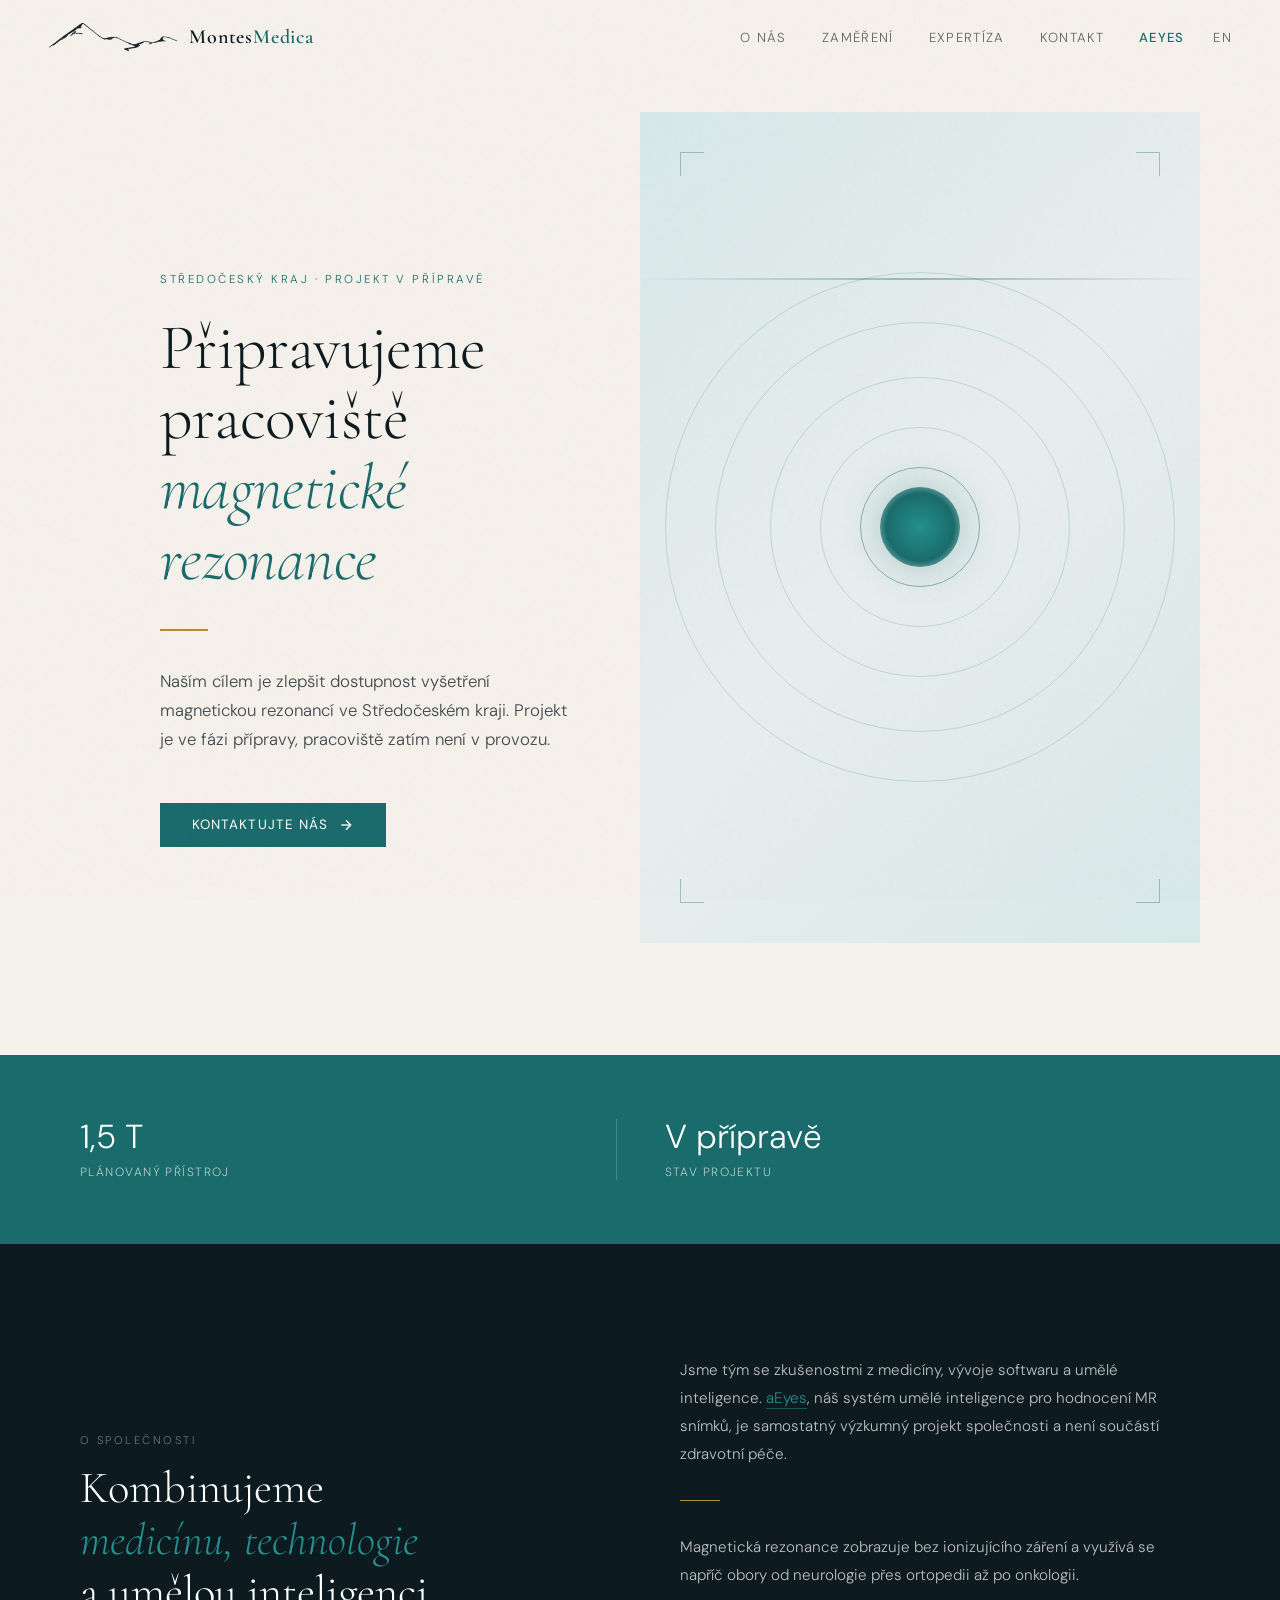
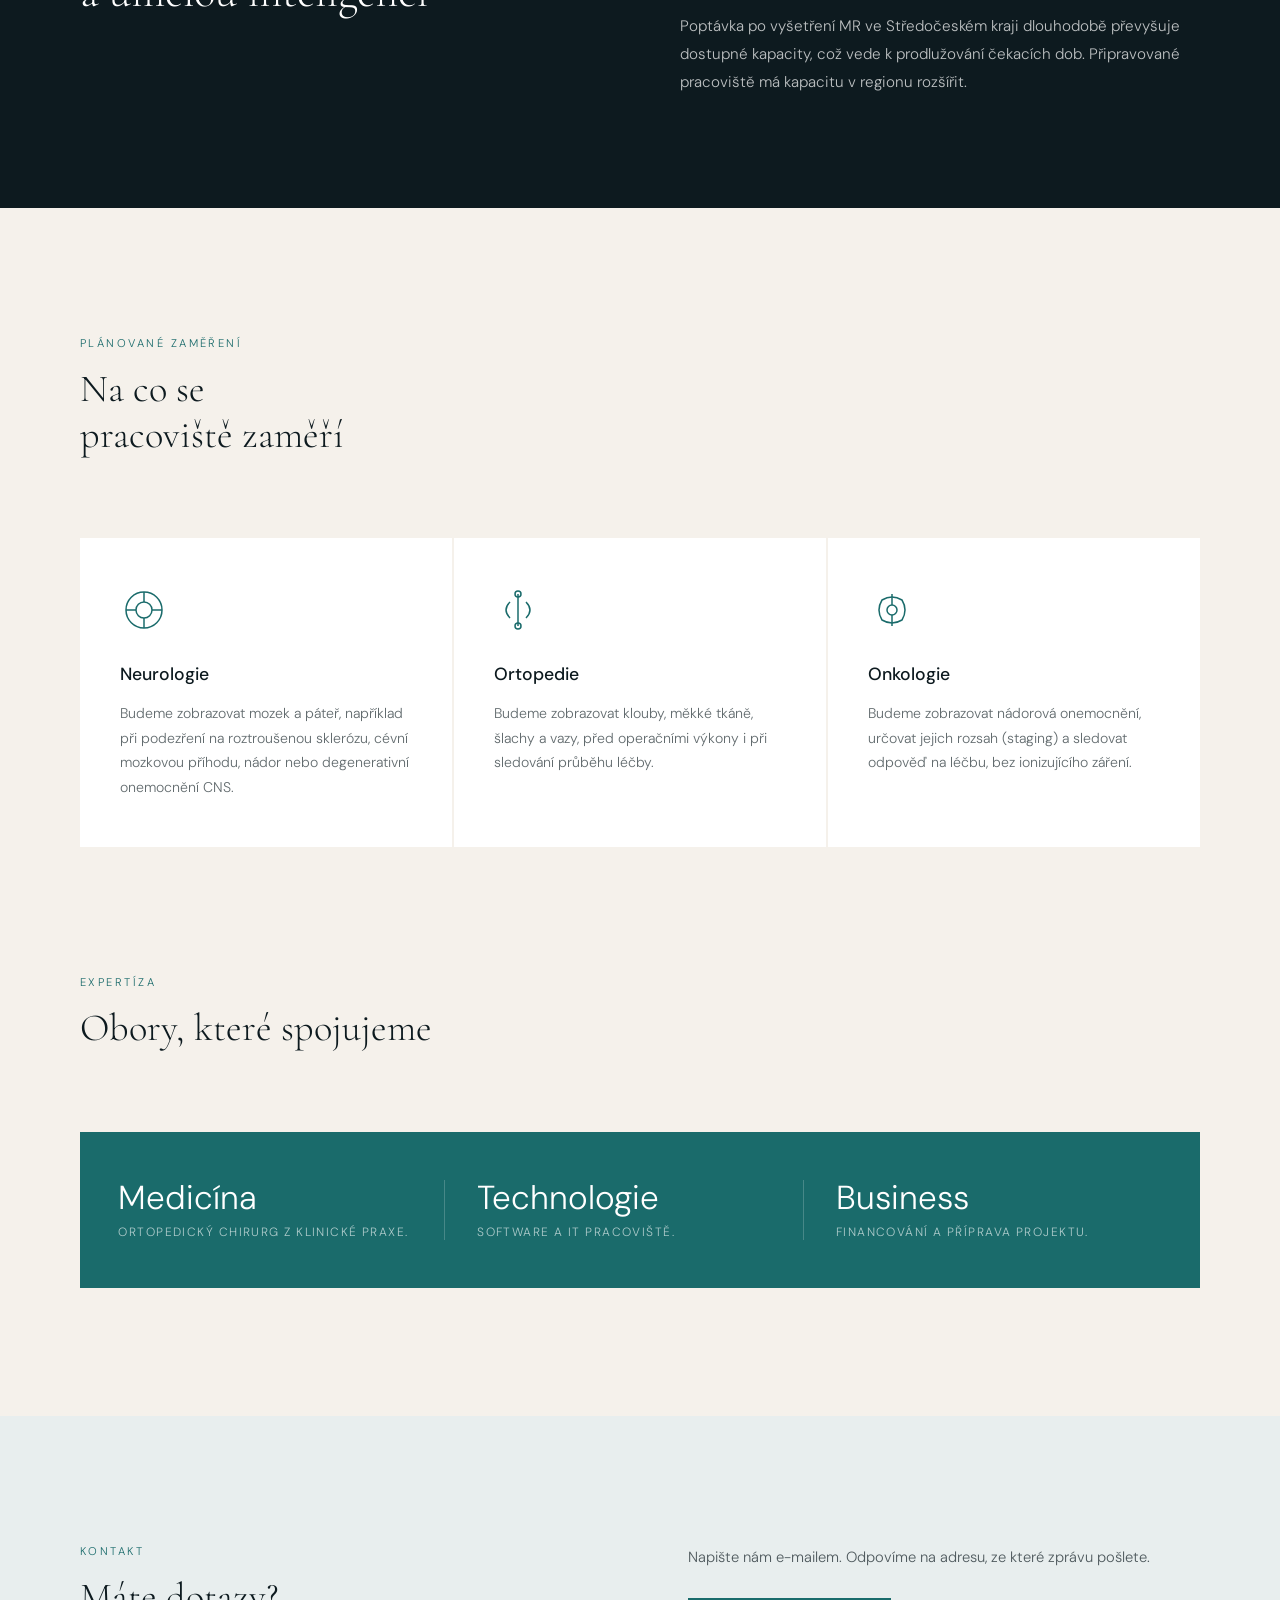
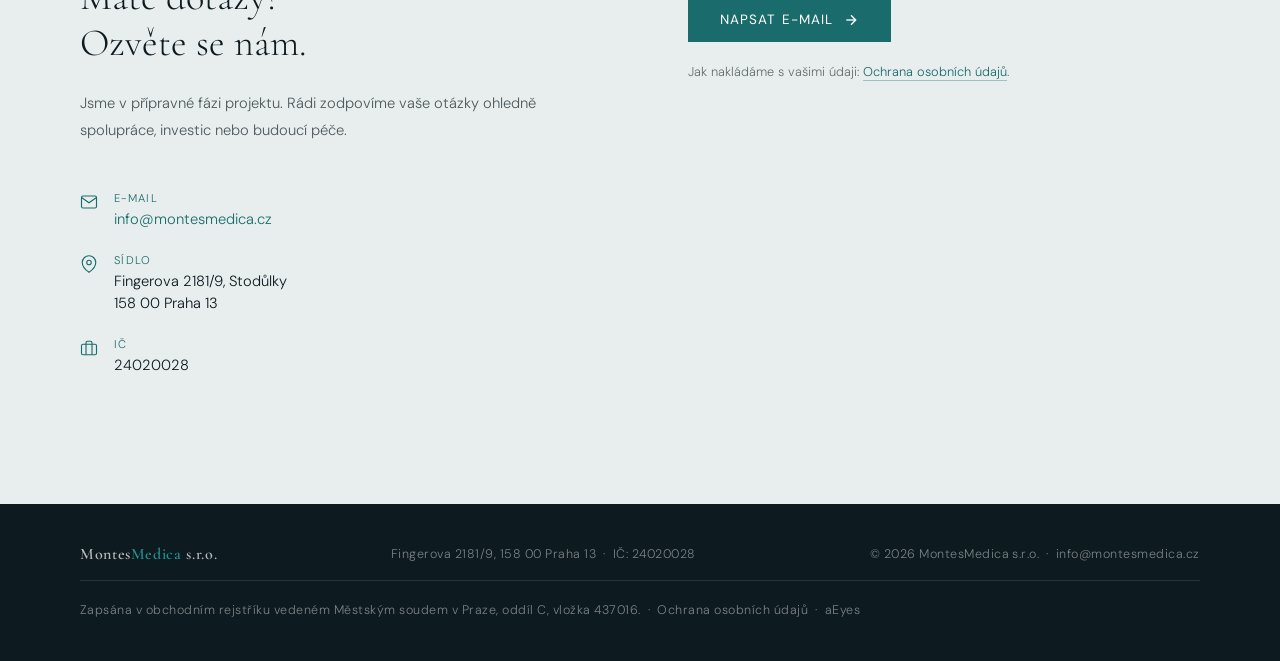
<file: mri.html>
<!DOCTYPE html>
<html lang="cs">
<head>
  <meta charset="UTF-8" />
  <meta name="viewport" content="width=device-width, initial-scale=1.0" />
  <title>Připravované pracoviště MR · MontesMedica</title>
  <link rel="icon" href="assets/img/favicon.svg" type="image/svg+xml" />
  <link rel="icon" href="assets/img/favicon-32.png" sizes="32x32" type="image/png" />
  <link rel="apple-touch-icon" href="assets/img/apple-touch-icon.png" />
  <link rel="canonical" href="https://montesmedica.cz/mri.html" />
  <link rel="alternate" hreflang="cs" href="https://montesmedica.cz/mri.html" />
  <link rel="alternate" hreflang="en" href="https://montesmedica.cz/en/mri.html" />
  <link rel="alternate" hreflang="x-default" href="https://montesmedica.cz/mri.html" />
  <meta property="og:type" content="website" />
  <meta property="og:site_name" content="MontesMedica" />
  <meta property="og:locale" content="cs_CZ" />
  <meta property="og:url" content="https://montesmedica.cz/mri.html" />
  <meta property="og:title" content="MontesMedica – připravované pracoviště magnetické rezonance, Středočeský kraj" />
  <meta property="og:description" content="Připravujeme pracoviště magnetické rezonance ve Středočeském kraji. Projekt je ve fázi přípravy." />
  <meta property="og:image" content="https://montesmedica.cz/assets/img/og.png" />
  <meta property="og:image:width" content="1200" />
  <meta property="og:image:height" content="630" />
  <meta name="twitter:card" content="summary_large_image" />
  <meta name="theme-color" content="#1a6b6b" />
  <meta name="description" content="Připravujeme pracoviště magnetické rezonance ve Středočeském kraji. Projekt je ve fázi přípravy." />

  <link rel="stylesheet" href="assets/fonts/fonts.css" />

  <style>
    *, *::before, *::after { box-sizing: border-box; margin: 0; padding: 0; }

    :root {
      --ink:    #0d1a1f;
      --paper:  #f5f1eb;
      --teal:   #1a6b6b;
      --teal2:  #24918f;
      --gold:   #b8893a;
      --mist:   #d8e8e8;
      --faint:  #e8eeee;
    }

    html { scroll-behavior: smooth; }

    body {
      background: var(--paper);
      color: var(--ink);
      font-family: 'DM Sans', sans-serif;
      font-weight: 300;
      min-height: 100vh;
      overflow-x: hidden;
    }

    /* ── Noise texture overlay ── */
    body::before {
      content: '';
      position: fixed; inset: 0;
      background-image: url("data:image/svg+xml,%3Csvg viewBox='0 0 200 200' xmlns='http://www.w3.org/2000/svg'%3E%3Cfilter id='n'%3E%3CfeTurbulence type='fractalNoise' baseFrequency='0.9' numOctaves='4' stitchTiles='stitch'/%3E%3C/filter%3E%3Crect width='100%25' height='100%25' filter='url(%23n)' opacity='0.035'/%3E%3C/svg%3E");
      pointer-events: none;
      z-index: 9999;
      mix-blend-mode: multiply;
    }

    /* ── Header ── */
    header {
      position: fixed; top: 0; left: 0; right: 0;
      z-index: 100;
      padding: 1.4rem 3rem;
      display: flex; align-items: center; justify-content: space-between;
      background: transparent;
      transition: background 0.5s, backdrop-filter 0.5s;
    }
    header.scrolled {
      background: rgba(245,241,235,0.88);
      backdrop-filter: blur(12px);
      border-bottom: 1px solid rgba(26,107,107,0.12);
    }

    .logo {
      display: flex; align-items: center; gap: 0.7rem;
      text-decoration: none;
    }
    .logo-mark { height: 30px; width: auto; display: block; }
    .logo-text {
      font-family: 'Cormorant Garamond', serif;
      font-size: 1.25rem;
      font-weight: 600;
      letter-spacing: 0.04em;
      color: var(--ink);
    }
    .logo-text span { color: var(--teal); }

    nav a {
      font-size: 0.82rem;
      letter-spacing: 0.1em;
      text-transform: uppercase;
      text-decoration: none;
      color: var(--ink);
      opacity: 0.65;
      margin-left: 2.2rem;
      transition: opacity 0.2s, color 0.2s;
    }
    nav a:hover { opacity: 1; color: var(--teal); }
    nav { display: flex; align-items: center; }
    nav a.lang { display: inline-flex; align-items: center; gap: 0.45rem; margin-left: 1.8rem; }
    .burger { display: none; background: none; border: 0; cursor: pointer; padding: 0.4rem; margin-left: 1rem; color: var(--ink); }
    .burger svg { width: 22px; height: 22px; display: block; }
    nav a.nav-aeyes { opacity: 1; color: var(--teal); font-weight: 500; }

    /* ── Hero ── */
    .hero {
      min-height: 100vh;
      display: grid;
      grid-template-columns: 1fr 1fr;
      position: relative;
      overflow: hidden;
    }

    .hero-left {
      display: flex; flex-direction: column; justify-content: center;
      padding: 10rem 4rem 6rem 5rem;
      position: relative; z-index: 2;
    }

    .hero-eyebrow {
      font-size: 0.72rem;
      letter-spacing: 0.22em;
      text-transform: uppercase;
      color: var(--teal);
      margin-bottom: 1.6rem;
      opacity: 0;
      transform: translateY(16px);
      animation: fadeUp 0.9s 0.2s forwards;
    }

    .hero-title {
      font-family: 'Cormorant Garamond', serif;
      font-size: clamp(2.8rem, 5vw, 4.8rem);
      font-weight: 300;
      line-height: 1.1;
      letter-spacing: -0.01em;
      color: var(--ink);
      opacity: 0;
      transform: translateY(20px);
      animation: fadeUp 1s 0.4s forwards;
    }
    .hero-title em {
      font-style: italic;
      color: var(--teal);
    }

    .hero-divider {
      width: 48px; height: 2px;
      background: var(--gold);
      margin: 2.2rem 0;
      opacity: 0;
      animation: fadeUp 0.8s 0.7s forwards;
    }

    .hero-lead {
      font-size: 1.05rem;
      line-height: 1.75;
      max-width: 420px;
      opacity: 0;
      animation: fadeUp 0.9s 0.85s forwards;
      color: rgba(13,26,31,0.78);
    }

    .hero-cta {
      margin-top: 3rem;
      opacity: 0;
      animation: fadeUp 0.9s 1.1s forwards;
    }
    .btn {
      display: inline-flex; align-items: center; gap: 0.6rem;
      padding: 0.85rem 2rem;
      background: var(--teal);
      color: #fff;
      font-family: 'DM Sans', sans-serif;
      font-size: 0.84rem;
      font-weight: 400;
      letter-spacing: 0.08em;
      text-transform: uppercase;
      text-decoration: none;
      border: none;
      cursor: pointer;
      transition: background 0.25s, transform 0.25s;
      position: relative;
      overflow: hidden;
    }
    .btn::after {
      content: '';
      position: absolute; inset: 0;
      background: rgba(255,255,255,0.12);
      transform: translateX(-105%) skewX(-10deg);
      transition: transform 0.4s;
    }
    .btn:hover::after { transform: translateX(105%) skewX(-10deg); }
    .btn:hover { background: var(--teal2); transform: translateY(-1px); }
    .btn svg { width: 16px; height: 16px; }

    /* ── Hero Right — MRI Visual ── */
    .hero-right {
      position: relative;
      overflow: hidden;
    }
    .mri-canvas {
      position: absolute; inset: 0;
      display: flex; align-items: center; justify-content: center;
    }
    .mri-bg {
      width: 100%; height: 100%;
      background: linear-gradient(135deg, var(--mist) 0%, var(--faint) 50%, var(--mist) 100%);
    }

    /* Decorative MRI-style rings */
    .rings-wrap {
      position: absolute;
      width: 520px; height: 520px;
      top: 50%; left: 50%;
      transform: translate(-50%, -50%);
    }
    .ring {
      position: absolute;
      border-radius: 50%;
      border: 1px solid rgba(26,107,107,0.18);
      top: 50%; left: 50%;
      transform: translate(-50%,-50%);
      animation: pulse 5s ease-in-out infinite;
    }
    .ring:nth-child(1) { width: 120px; height: 120px; border-color: rgba(26,107,107,0.45); animation-delay: 0s; }
    .ring:nth-child(2) { width: 200px; height: 200px; animation-delay: 0.4s; }
    .ring:nth-child(3) { width: 300px; height: 300px; animation-delay: 0.8s; }
    .ring:nth-child(4) { width: 410px; height: 410px; animation-delay: 1.2s; }
    .ring:nth-child(5) { width: 510px; height: 510px; animation-delay: 1.6s; }

    .ring-core {
      position: absolute;
      width: 80px; height: 80px;
      border-radius: 50%;
      background: radial-gradient(circle, var(--teal2) 0%, var(--teal) 60%, transparent 100%);
      top: 50%; left: 50%;
      transform: translate(-50%,-50%);
      box-shadow: 0 0 40px rgba(26,107,107,0.3);
      animation: corePulse 3s ease-in-out infinite;
    }

    /* Scan lines */
    .scan-line {
      position: absolute;
      left: 0; right: 0;
      height: 2px;
      background: linear-gradient(90deg, transparent, rgba(26,107,107,0.4), transparent);
      animation: scan 4s ease-in-out infinite;
      top: 20%;
    }

    /* Corner marks */
    .corner {
      position: absolute;
      width: 24px; height: 24px;
      border-color: rgba(26,107,107,0.35);
      border-style: solid;
    }
    .corner-tl { top: 40px; left: 40px; border-width: 1px 0 0 1px; }
    .corner-tr { top: 40px; right: 40px; border-width: 1px 1px 0 0; }
    .corner-bl { bottom: 40px; left: 40px; border-width: 0 0 1px 1px; }
    .corner-br { bottom: 40px; right: 40px; border-width: 0 1px 1px 0; }


    /* ── Sections ── */
    section { padding: 7rem 5rem; }

    .section-label {
      font-size: 0.7rem;
      letter-spacing: 0.22em;
      text-transform: uppercase;
      color: var(--teal);
      margin-bottom: 1rem;
    }

    /* ── About ── */
    .about {
      background: var(--ink);
      color: #fff;
      display: grid;
      grid-template-columns: 1fr 1fr;
      gap: 5rem;
      align-items: center;
      padding: 7rem 5rem;
    }
    .about-title {
      font-family: 'Cormorant Garamond', serif;
      font-size: clamp(2.2rem, 3.5vw, 3.6rem);
      font-weight: 300;
      line-height: 1.15;
    }
    .about-title em { font-style: italic; color: var(--teal2); }
    .about-body {
      font-size: 0.95rem;
      line-height: 1.85;
      color: rgba(255,255,255,0.72);
    }
    .about-body p + p { margin-top: 1.4rem; }
    .about-body a { color: var(--teal2); text-decoration: none; border-bottom: 1px solid rgba(36,145,143,0.5); }
    .about-body a:hover { border-bottom-color: var(--teal2); }
    .about-accent {
      width: 40px; height: 1px;
      background: var(--gold);
      margin: 2rem 0;
    }

    /* ── Stats strip ── */
    .stats {
      background: var(--teal);
      padding: 4rem 5rem;
      display: flex;
      gap: 0;
    }
    .stat {
      flex: 1;
      padding: 0 3rem;
      border-right: 1px solid rgba(255,255,255,0.2);
    }
    .stat:first-child { padding-left: 0; }
    .stat:last-child { border-right: none; }
    .stat-num {
      font-size: clamp(1.6rem, 2.6vw, 2.4rem);
      font-weight: 300;
      color: #fff;
      line-height: 1.1;
    }
    .stat-label {
      font-size: 0.75rem;
      letter-spacing: 0.12em;
      text-transform: uppercase;
      color: rgba(255,255,255,0.65);
      margin-top: 0.5rem;
    }

    /* ── Features ── */
    .features {
      padding: 8rem 5rem;
      background: var(--paper);
    }
    .features-header {
      max-width: 560px;
      margin-bottom: 5rem;
    }
    .features-title {
      font-family: 'Cormorant Garamond', serif;
      font-size: clamp(2rem, 3vw, 3rem);
      font-weight: 300;
      line-height: 1.2;
      margin-top: 0.8rem;
    }
    .features-grid {
      display: grid;
      grid-template-columns: repeat(3, 1fr);
      gap: 2px;
    }
    .feature-card {
      background: #fff;
      padding: 3rem 2.5rem;
      position: relative;
      overflow: hidden;
      transition: transform 0.3s;
    }
    .feature-card:hover { transform: translateY(-4px); }
    .feature-card::before {
      content: '';
      position: absolute;
      bottom: 0; left: 0; right: 0;
      height: 3px;
      background: var(--teal);
      transform: scaleX(0);
      transform-origin: left;
      transition: transform 0.4s;
    }
    .feature-card:hover::before { transform: scaleX(1); }
    .feature-icon {
      width: 48px; height: 48px;
      margin-bottom: 1.8rem;
      color: var(--teal);
    }
    .feature-title {
      font-size: 1.1rem;
      font-weight: 500;
      margin-bottom: 1rem;
    }
    .feature-text {
      font-size: 0.88rem;
      line-height: 1.75;
      color: rgba(13,26,31,0.65);
    }

    /* ── Team ── */
    .features.team { padding-top: 0; }
    .team .stats { padding: 3rem 2.4rem; }
    .team .stat { padding: 0 2rem; }
    .team .stat:first-child { padding-left: 0; }

    /* ── Contact ── */
    .contact {
      background: var(--faint);
      padding: 8rem 5rem;
      display: grid;
      grid-template-columns: 1fr 1fr;
      gap: 6rem;
      align-items: start;
    }
    .contact-title {
      font-family: 'Cormorant Garamond', serif;
      font-size: clamp(2rem, 3vw, 3rem);
      font-weight: 300;
      margin-top: 0.8rem;
      margin-bottom: 1.5rem;
    }
    .contact-body {
      font-size: 0.92rem;
      line-height: 1.8;
      color: rgba(13,26,31,0.7);
    }
    .contact-info {
      margin-top: 3rem;
      display: flex; flex-direction: column; gap: 1.4rem;
    }
    .contact-row {
      display: flex; align-items: flex-start; gap: 1rem;
    }
    .contact-row svg {
      width: 18px; height: 18px;
      color: var(--teal);
      flex-shrink: 0;
      margin-top: 2px;
    }
    .contact-row-label {
      font-size: 0.7rem;
      letter-spacing: 0.12em;
      text-transform: uppercase;
      color: var(--teal);
      margin-bottom: 0.2rem;
    }
    .contact-row-value {
      font-size: 0.92rem;
      line-height: 1.5;
      color: var(--ink);
    }
    .contact-row-value a {
      color: var(--teal);
      text-decoration: none;
    }
    .contact-row-value a:hover { text-decoration: underline; }

    /* Contact form side */
    .contact-form { display: flex; flex-direction: column; gap: 1.2rem; }
    .form-note { font-size: 0.8rem; line-height: 1.7; color: rgba(13,26,31,0.6); }
    .form-note a { color: var(--teal); text-decoration: none; border-bottom: 1px solid rgba(26,107,107,0.35); }
    .form-submit {
      align-self: flex-start;
      margin-top: 0.5rem;
    }

    /* ── Footer ── */
    footer {
      background: var(--ink);
      color: rgba(255,255,255,0.45);
      padding: 2.5rem 5rem;
      display: flex;
      align-items: center;
      justify-content: space-between;
      font-size: 0.78rem;
      letter-spacing: 0.04em;
      flex-wrap: wrap;
      gap: 1rem 2rem;
    }
    .footer-legal {
      flex-basis: 100%;
      border-top: 1px solid rgba(255,255,255,0.1);
      padding-top: 1.2rem;
      line-height: 1.7;
    }
    footer a { color: rgba(255,255,255,0.45); text-decoration: none; transition: color 0.2s; }
    footer a:hover { color: var(--teal2); }
    .footer-logo {
      font-family: 'Cormorant Garamond', serif;
      font-size: 1rem;
      font-weight: 600;
      color: rgba(255,255,255,0.7);
      letter-spacing: 0.04em;
    }
    .footer-logo span { color: var(--teal2); }

    /* ── Animations ── */
    @keyframes fadeUp {
      to { opacity: 1; transform: translateY(0); }
    }
    @keyframes pulse {
      0%, 100% { opacity: 0.4; transform: translate(-50%,-50%) scale(1); }
      50% { opacity: 0.9; transform: translate(-50%,-50%) scale(1.03); }
    }
    @keyframes corePulse {
      0%, 100% { box-shadow: 0 0 30px rgba(26,107,107,0.25); }
      50% { box-shadow: 0 0 60px rgba(26,107,107,0.5); }
    }
    @keyframes scan {
      0% { top: 10%; opacity: 0; }
      20% { opacity: 1; }
      80% { opacity: 1; }
      100% { top: 90%; opacity: 0; }
    }

    /* Scroll reveal: content is visible without JS; the fade-in only applies when JS runs */
    .js .reveal {
      opacity: 0;
      transform: translateY(12px);
      transition: opacity 0.5s, transform 0.5s;
    }
    .js .reveal.visible { opacity: 1; transform: none; }

    @media (prefers-reduced-motion: reduce) {
      html { scroll-behavior: auto; }
      .hero-eyebrow, .hero-title, .hero-divider, .hero-lead, .hero-cta { animation: none; opacity: 1; transform: none; }
      .ring, .ring-core, .scan-line { animation: none; }
      .js .reveal { opacity: 1; transform: none; transition: none; }
    }

    /* ── Responsive ── */
    @media (max-width: 900px) {
      .hero { grid-template-columns: 1fr; }
      .hero-right { display: none; }
      .hero-left { padding: 9rem 2rem 5rem; }
      .about { grid-template-columns: 1fr; padding: 5rem 2rem; gap: 2.5rem; }
      .stats { flex-direction: column; gap: 2rem; padding: 3rem 2rem; }
      .stat { border-right: none; border-bottom: 1px solid rgba(255,255,255,0.2); padding: 0 0 2rem; }
      .team .stats { padding: 2.4rem 1.6rem; }
      .team .stat { padding: 0 0 2rem; }
      .stat:last-child { border-bottom: none; }
      .features { padding: 5rem 2rem; }
      .features-grid { grid-template-columns: 1fr; gap: 2px; }
      .contact { grid-template-columns: 1fr; padding: 5rem 2rem; gap: 3rem; }
      section { padding: 5rem 2rem; }
      header { padding: 1.2rem 1.5rem; }
      nav { margin-left: 1rem; }
      nav a { display: none; white-space: nowrap; }
      nav a.nav-aeyes { display: inline; margin-left: 0; }
      nav a.lang { display: inline-flex; margin-left: 1rem; }
      .burger { display: block; }
      nav.open { position: fixed; inset: 0 0 auto 0; flex-direction: column; align-items: stretch; padding: 4.6rem 1rem 1.4rem; background: rgba(245,241,235,0.97); backdrop-filter: blur(12px); margin: 0; }
      nav.open a { display: block; margin: 0; padding: 0.9rem 0; border-top: 1px solid rgba(26,107,107,0.12); }
      nav.open a.lang { display: inline-flex; margin: 0; padding: 0.9rem 0; border-top: 1px solid rgba(26,107,107,0.12); }
      nav.open .burger { position: absolute; right: 1rem; top: 1.1rem; }
      .logo { gap: 0.5rem; }
      .logo-mark { height: 20px; }
      .logo-text { font-size: 1.05rem; }
      footer { flex-direction: column; gap: 1rem; text-align: center; padding: 2rem; }
    }
  </style>
  <script>if ('IntersectionObserver' in window) document.documentElement.classList.add('js');</script>
</head>
<body>

<!-- ── Header ── -->
<header id="header">
  <a href="index.html" class="logo">
    <img class="logo-mark" src="assets/img/logo-mountain-ink.png" alt="" width="130" height="30" />
    <span class="logo-text">Montes<span>Medica</span></span>
  </a>
  <nav>
    <a href="#o-nas">O nás</a>
    <a href="#diagnostika">Zaměření</a>
    <a href="#tym">Expertíza</a>
    <a href="#kontakt">Kontakt</a>
    <a href="aeyes.html" class="nav-aeyes">aEyes</a>
    <a href="en/mri.html" class="lang" hreflang="en" lang="en" title="English">EN</a>
    <button class="burger" type="button" aria-label="Menu" aria-expanded="false" onclick="toggleNav(this)"><svg viewBox="0 0 24 24" fill="none" stroke="currentColor" stroke-width="1.8" stroke-linecap="round"><line x1="4" y1="7" x2="20" y2="7"/><line x1="4" y1="12" x2="20" y2="12"/><line x1="4" y1="17" x2="20" y2="17"/></svg></button>
  </nav>
</header>

<!-- ── Hero ── -->
<section class="hero" id="home">
  <div class="hero-left">
    <p class="hero-eyebrow">Středočeský kraj · projekt v přípravě</p>
    <h1 class="hero-title">
      Připravujeme pracoviště<br><em>magnetické rezonance</em>
    </h1>
    <div class="hero-divider"></div>
    <p class="hero-lead">
      Naším cílem je zlepšit dostupnost vyšetření magnetickou rezonancí ve Středočeském kraji. Projekt je ve fázi přípravy, pracoviště zatím není v provozu.
    </p>
    <div class="hero-cta">
      <a href="#kontakt" class="btn">
        Kontaktujte nás
        <svg viewBox="0 0 24 24" fill="none" stroke="currentColor" stroke-width="2"><line x1="5" y1="12" x2="19" y2="12"/><polyline points="12 5 19 12 12 19"/></svg>
      </a>
    </div>
  </div>

  <div class="hero-right">
    <div class="mri-bg"></div>
    <div class="mri-canvas">
      <div class="rings-wrap">
        <div class="ring"></div>
        <div class="ring"></div>
        <div class="ring"></div>
        <div class="ring"></div>
        <div class="ring"></div>
        <div class="ring-core"></div>
      </div>
      <div class="scan-line"></div>
    </div>
    <div class="corner corner-tl"></div>
    <div class="corner corner-tr"></div>
    <div class="corner corner-bl"></div>
    <div class="corner corner-br"></div>
  </div>
</section>

<!-- ── Stats ── -->
<div class="stats reveal">
  <div class="stat">
    <div class="stat-num">1,5 T</div>
    <div class="stat-label">Plánovaný přístroj</div>
  </div>
  <div class="stat">
    <div class="stat-num">V přípravě</div>
    <div class="stat-label">Stav projektu</div>
  </div>
</div>

<!-- ── About ── -->
<section class="about" id="o-nas">
  <div class="reveal">
    <p class="section-label" style="color:rgba(255,255,255,0.4)">O společnosti</p>
    <h2 class="about-title">
      Kombinujeme<br><em>medicínu, technologie</em><br>a umělou inteligenci
    </h2>
  </div>
  <div class="reveal">
    <div class="about-body">
      <p>
        Jsme tým se zkušenostmi z medicíny, vývoje softwaru a umělé inteligence. <a href="aeyes.html">aEyes</a>, náš systém umělé inteligence pro hodnocení MR snímků, je samostatný výzkumný projekt společnosti a není součástí zdravotní péče.
      </p>
      <div class="about-accent"></div>
      <p>
        Magnetická rezonance zobrazuje bez ionizujícího záření a využívá se napříč obory od neurologie přes ortopedii až po onkologii.
      </p>
      <p>
        Poptávka po vyšetření MR ve Středočeském kraji dlouhodobě převyšuje dostupné kapacity, což vede k prodlužování čekacích dob. Připravované pracoviště má kapacitu v regionu rozšířit.
      </p>
    </div>
  </div>
</section>

<!-- ── Features ── -->
<section class="features" id="diagnostika">
  <div class="features-header reveal">
    <p class="section-label">Plánované zaměření</p>
    <h2 class="features-title">Na co se<br>pracoviště zaměří</h2>
  </div>
  <div class="features-grid">
    <div class="feature-card reveal">
      <div class="feature-icon">
        <svg viewBox="0 0 48 48" fill="none" stroke="currentColor" stroke-width="1.5">
          <circle cx="24" cy="24" r="18"/>
          <circle cx="24" cy="24" r="8"/>
          <line x1="24" y1="6" x2="24" y2="16"/>
          <line x1="24" y1="32" x2="24" y2="42"/>
          <line x1="6" y1="24" x2="16" y2="24"/>
          <line x1="32" y1="24" x2="42" y2="24"/>
        </svg>
      </div>
      <h3 class="feature-title">Neurologie</h3>
      <p class="feature-text">Budeme zobrazovat mozek a páteř, například při podezření na roztroušenou sklerózu, cévní mozkovou příhodu, nádor nebo degenerativní onemocnění CNS.</p>
    </div>
    <div class="feature-card reveal" style="transition-delay:0.15s">
      <div class="feature-icon">
        <svg viewBox="0 0 48 48" fill="none" stroke="currentColor" stroke-width="1.5">
          <path d="M24 8 L24 40"/>
          <path d="M16 16 Q8 24 16 32"/>
          <path d="M32 16 Q40 24 32 32"/>
          <circle cx="24" cy="8" r="3"/>
          <circle cx="24" cy="40" r="3"/>
        </svg>
      </div>
      <h3 class="feature-title">Ortopedie</h3>
      <p class="feature-text">Budeme zobrazovat klouby, měkké tkáně, šlachy a vazy, před operačními výkony i při sledování průběhu léčby.</p>
    </div>
    <div class="feature-card reveal" style="transition-delay:0.3s">
      <div class="feature-icon">
        <svg viewBox="0 0 48 48" fill="none" stroke="currentColor" stroke-width="1.5">
          <path d="M14 14 Q24 8 34 14 Q40 24 34 34 Q24 40 14 34 Q8 24 14 14Z"/>
          <circle cx="24" cy="24" r="5"/>
          <path d="M24 19 L24 8"/>
          <path d="M24 29 L24 40"/>
        </svg>
      </div>
      <h3 class="feature-title">Onkologie</h3>
      <p class="feature-text">Budeme zobrazovat nádorová onemocnění, určovat jejich rozsah (staging) a sledovat odpověď na léčbu, bez ionizujícího záření.</p>
    </div>
  </div>
</section>

<!-- ── Team ── -->
<section class="features team" id="tym">
  <div class="features-header reveal">
    <p class="section-label">Expertíza</p>
    <h2 class="features-title">Obory, které spojujeme</h2>
  </div>
  <div class="stats reveal">
    <div class="stat">
      <div class="stat-num">Medicína</div>
      <div class="stat-label">Ortopedický chirurg z klinické praxe.</div>
    </div>
    <div class="stat">
      <div class="stat-num">Technologie</div>
      <div class="stat-label">Software a IT pracoviště.</div>
    </div>
    <div class="stat">
      <div class="stat-num">Business</div>
      <div class="stat-label">Financování a příprava projektu.</div>
    </div>
  </div>
</section>

<!-- ── Contact ── -->
<section class="contact" id="kontakt">
  <div>
    <p class="section-label reveal">Kontakt</p>
    <h2 class="contact-title reveal">Máte dotazy?<br>Ozvěte se nám.</h2>
    <p class="contact-body reveal">Jsme v přípravné fázi projektu. Rádi zodpovíme vaše otázky ohledně spolupráce, investic nebo budoucí péče.</p>
    <div class="contact-info reveal">
      <div class="contact-row">
        <svg viewBox="0 0 24 24" fill="none" stroke="currentColor" stroke-width="1.5">
          <path d="M4 4h16c1.1 0 2 .9 2 2v12c0 1.1-.9 2-2 2H4c-1.1 0-2-.9-2-2V6c0-1.1.9-2 2-2z"/><polyline points="22,6 12,13 2,6"/>
        </svg>
        <div>
          <div class="contact-row-label">E-mail</div>
          <div class="contact-row-value"><a href="mailto:info@montesmedica.cz">info@montesmedica.cz</a></div>
        </div>
      </div>
      <div class="contact-row">
        <svg viewBox="0 0 24 24" fill="none" stroke="currentColor" stroke-width="1.5">
          <path d="M21 10c0 7-9 13-9 13s-9-6-9-13a9 9 0 0 1 18 0z"/><circle cx="12" cy="10" r="3"/>
        </svg>
        <div>
          <div class="contact-row-label">Sídlo</div>
          <div class="contact-row-value">Fingerova 2181/9, Stodůlky<br>158 00 Praha 13</div>
        </div>
      </div>
      <div class="contact-row">
        <svg viewBox="0 0 24 24" fill="none" stroke="currentColor" stroke-width="1.5">
          <rect x="2" y="7" width="20" height="14" rx="2"/><path d="M16 21V5a2 2 0 0 0-2-2h-4a2 2 0 0 0-2 2v16"/>
        </svg>
        <div>
          <div class="contact-row-label">IČ</div>
          <div class="contact-row-value">24020028</div>
        </div>
      </div>
    </div>
  </div>

  <div class="contact-form reveal">
    <p class="contact-body">Napište nám e-mailem. Odpovíme na adresu, ze které zprávu pošlete.</p>
    <div class="form-submit">
      <a class="btn" href="mailto:info@montesmedica.cz?subject=Dotaz%20z%20webu%20MontesMedica">
        Napsat e-mail
        <svg viewBox="0 0 24 24" fill="none" stroke="currentColor" stroke-width="2"><line x1="5" y1="12" x2="19" y2="12"/><polyline points="12 5 19 12 12 19"/></svg>
      </a>
    </div>
    <p class="form-note">Jak nakládáme s vašimi údaji: <a href="ochrana-osobnich-udaju.html">Ochrana osobních údajů</a>.</p>
  </div>
</section>

<!-- ── Footer ── -->
<footer>
  <div class="footer-logo">Montes<span>Medica</span> s.r.o.</div>
  <div>Fingerova 2181/9, 158 00 Praha 13 &nbsp;·&nbsp; IČ: 24020028</div>
  <div>© 2026 MontesMedica s.r.o. &nbsp;·&nbsp; <a href="mailto:info@montesmedica.cz">info@montesmedica.cz</a></div>
  <div class="footer-legal">Zapsána v obchodním rejstříku vedeném Městským soudem v Praze, oddíl C, vložka 437016. &nbsp;·&nbsp; <a href="ochrana-osobnich-udaju.html">Ochrana osobních údajů</a> &nbsp;·&nbsp; <a href="aeyes.html">aEyes</a></div>
</footer>

<script>
  // Header scroll effect
  const header = document.getElementById('header');
  window.addEventListener('scroll', () => {
    header.classList.toggle('scrolled', window.scrollY > 60);
  });

  // Mobile menu
  const nav = document.querySelector('nav');
  function toggleNav(btn) {
    const open = nav.classList.toggle('open');
    btn.setAttribute('aria-expanded', open);
  }
  nav.querySelectorAll('a').forEach(a => a.addEventListener('click', () => {
    nav.classList.remove('open');
    nav.querySelector('.burger').setAttribute('aria-expanded', 'false');
  }));

  // Scroll reveal
  const reveals = document.querySelectorAll('.reveal');
  const observer = new IntersectionObserver((entries) => {
    entries.forEach(e => {
      if (e.isIntersecting) {
        e.target.classList.add('visible');
        observer.unobserve(e.target);
      }
    });
  }, { threshold: 0.1, rootMargin: '0px 0px -60px 0px' });
  reveals.forEach(el => observer.observe(el));
</script>
</body>
</html>
</file>
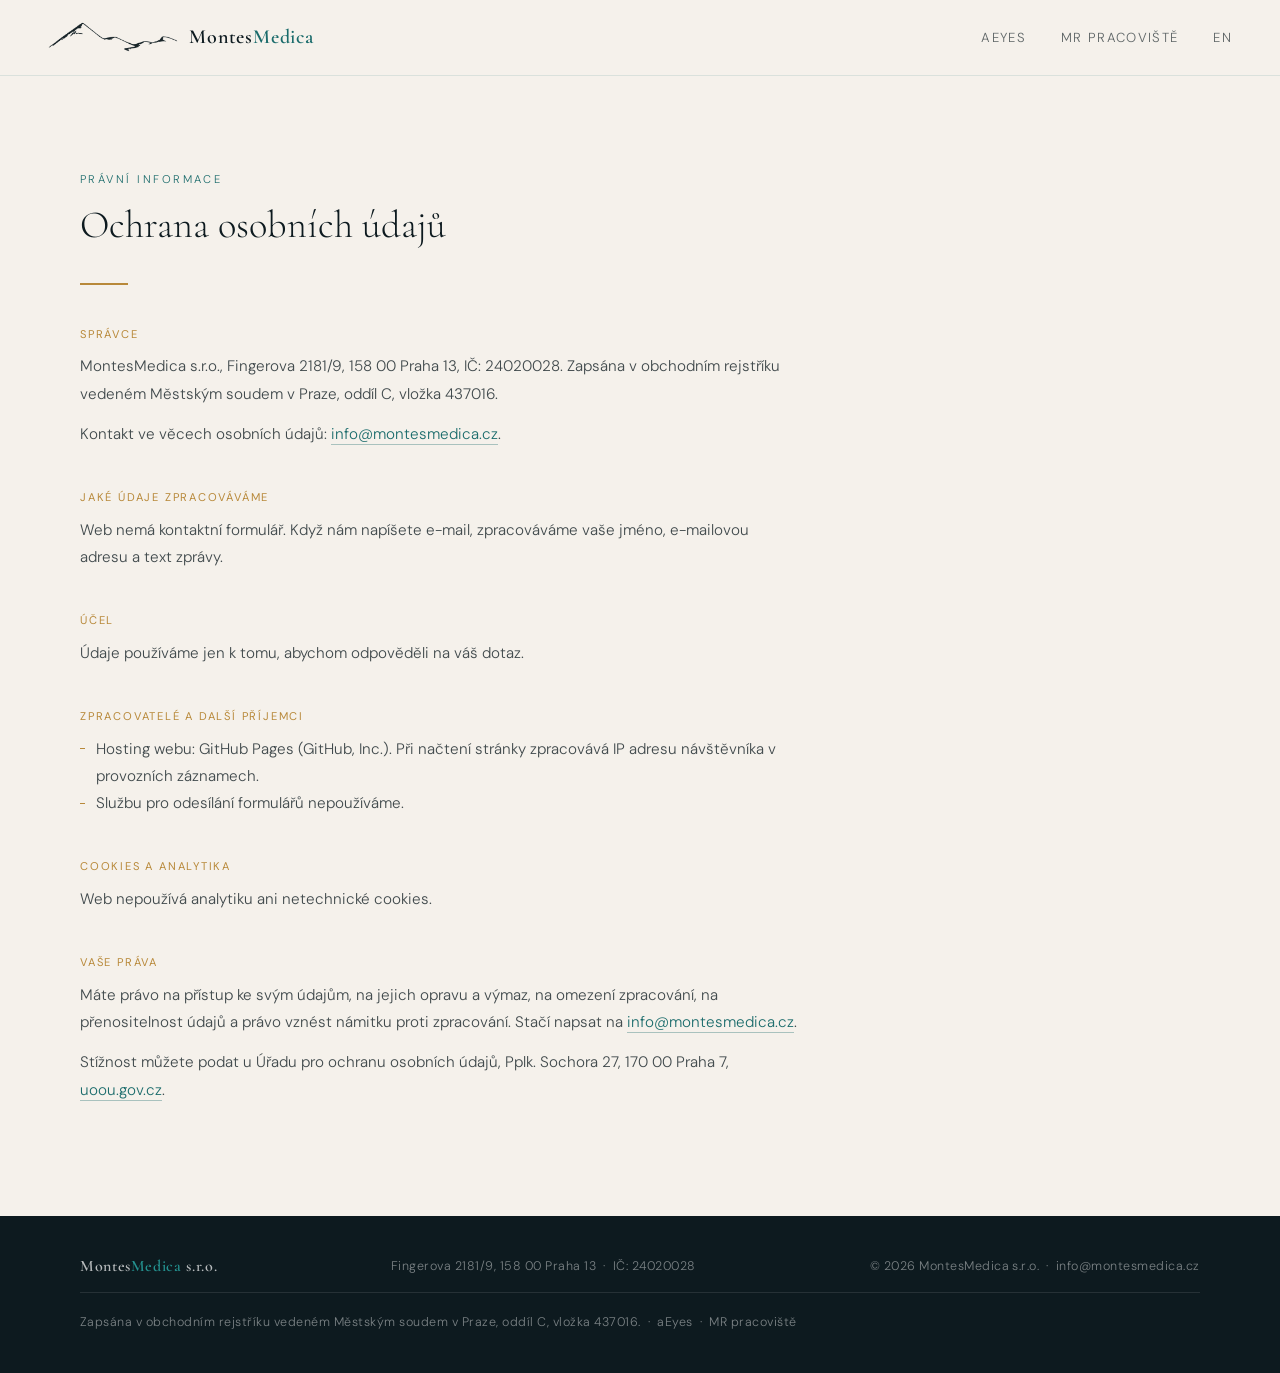
<file: ochrana-osobnich-udaju.html>
<!DOCTYPE html>
<html lang="cs">
<head>
  <meta charset="UTF-8" />
  <meta name="viewport" content="width=device-width, initial-scale=1.0" />
  <title>Ochrana osobních údajů · MontesMedica</title>
  <link rel="icon" href="assets/img/favicon.svg" type="image/svg+xml" />
  <link rel="icon" href="assets/img/favicon-32.png" sizes="32x32" type="image/png" />
  <link rel="apple-touch-icon" href="assets/img/apple-touch-icon.png" />
  <link rel="canonical" href="https://montesmedica.cz/ochrana-osobnich-udaju.html" />
  <link rel="alternate" hreflang="cs" href="https://montesmedica.cz/ochrana-osobnich-udaju.html" />
  <link rel="alternate" hreflang="en" href="https://montesmedica.cz/en/privacy.html" />
  <link rel="alternate" hreflang="x-default" href="https://montesmedica.cz/ochrana-osobnich-udaju.html" />
  <meta property="og:type" content="website" />
  <meta property="og:site_name" content="MontesMedica" />
  <meta property="og:locale" content="cs_CZ" />
  <meta property="og:url" content="https://montesmedica.cz/ochrana-osobnich-udaju.html" />
  <meta property="og:title" content="Ochrana osobních údajů · MontesMedica" />
  <meta property="og:description" content="Jak MontesMedica s.r.o. nakládá s osobními údaji, které nám pošlete e-mailem." />
  <meta property="og:image" content="https://montesmedica.cz/assets/img/og.png" />
  <meta property="og:image:width" content="1200" />
  <meta property="og:image:height" content="630" />
  <meta name="twitter:card" content="summary_large_image" />
  <meta name="theme-color" content="#1a6b6b" />
  <meta name="description" content="Jak MontesMedica s.r.o. nakládá s osobními údaji, které nám pošlete e-mailem." />

  <link rel="stylesheet" href="assets/fonts/fonts.css" />

  <style>
    *, *::before, *::after { box-sizing: border-box; margin: 0; padding: 0; }

    :root {
      --ink:    #0d1a1f;
      --paper:  #f5f1eb;
      --teal:   #1a6b6b;
      --teal2:  #24918f;
      --gold:   #b8893a;
      --mist:   #d8e8e8;
      --faint:  #e8eeee;
    }

    body {
      background: var(--paper);
      color: var(--ink);
      font-family: 'DM Sans', sans-serif;
      font-weight: 300;
      min-height: 100vh;
      display: flex; flex-direction: column;
    }

    /* ── Header ── */
    header {
      padding: 1.4rem 3rem;
      display: flex; align-items: center; justify-content: space-between;
      border-bottom: 1px solid rgba(26,107,107,0.12);
    }
    .logo { display: flex; align-items: center; gap: 0.7rem; text-decoration: none; }
    .logo-mark { height: 30px; width: auto; display: block; }
    .logo-text {
      font-family: 'Cormorant Garamond', serif;
      font-size: 1.25rem;
      font-weight: 600;
      letter-spacing: 0.04em;
      color: var(--ink);
    }
    .logo-text span { color: var(--teal); }
    nav { display: flex; align-items: center; }
    nav a {
      font-size: 0.82rem;
      letter-spacing: 0.1em;
      text-transform: uppercase;
      text-decoration: none;
      color: var(--ink);
      opacity: 0.65;
      margin-left: 2.2rem;
      white-space: nowrap;
      transition: opacity 0.2s, color 0.2s;
    }
    nav a:hover { opacity: 1; color: var(--teal); }

    /* ── Content ── */
    main { flex: 1; padding: 6rem 5rem 7rem; }
    .section-label {
      font-size: 0.7rem;
      letter-spacing: 0.22em;
      text-transform: uppercase;
      color: var(--teal);
      margin-bottom: 1rem;
    }
    .section-title {
      font-family: 'Cormorant Garamond', serif;
      font-size: clamp(2rem, 3vw, 3rem);
      font-weight: 300;
      line-height: 1.2;
    }
    .divider { width: 48px; height: 2px; background: var(--gold); margin: 2.2rem 0 1rem; }
    .legal { max-width: 720px; }
    .legal h2 {
      font-size: 0.7rem;
      font-weight: 400;
      letter-spacing: 0.16em;
      text-transform: uppercase;
      color: var(--gold);
      margin: 2.6rem 0 0.8rem;
    }
    .legal p, .legal li {
      font-size: 0.95rem;
      line-height: 1.8;
      color: rgba(13,26,31,0.78);
    }
    .legal p + p { margin-top: 0.8rem; }
    .legal ul { list-style: none; }
    .legal li { padding-left: 1rem; position: relative; }
    .legal li::before {
      content: '';
      position: absolute; left: 0; top: 0.85em;
      width: 5px; height: 1px;
      background: var(--gold);
    }
    .legal a { color: var(--teal); text-decoration: none; border-bottom: 1px solid rgba(26,107,107,0.35); }
    .legal a:hover { border-bottom-color: var(--teal); }

    /* ── Footer ── */
    footer {
      background: var(--ink);
      color: rgba(255,255,255,0.45);
      padding: 2.5rem 5rem;
      display: flex;
      align-items: center;
      justify-content: space-between;
      font-size: 0.78rem;
      letter-spacing: 0.04em;
      flex-wrap: wrap;
      gap: 1rem 2rem;
    }
    .footer-legal {
      flex-basis: 100%;
      border-top: 1px solid rgba(255,255,255,0.1);
      padding-top: 1.2rem;
      line-height: 1.7;
    }
    footer a { color: rgba(255,255,255,0.45); text-decoration: none; transition: color 0.2s; }
    footer a:hover { color: var(--teal2); }
    .footer-logo {
      font-family: 'Cormorant Garamond', serif;
      font-size: 1rem;
      font-weight: 600;
      color: rgba(255,255,255,0.7);
      letter-spacing: 0.04em;
    }
    .footer-logo span { color: var(--teal2); }

    @media (max-width: 900px) {
      header { padding: 1.2rem 1rem; }
      nav a { margin-left: 1rem; font-size: 0.74rem; letter-spacing: 0.06em; }
      .logo-mark { height: 20px; }
      .logo-text { display: none; }
      main { padding: 4rem 1rem 5rem; }
      footer { flex-direction: column; gap: 1rem; text-align: center; padding: 2rem 1rem; }
    }
  </style>
</head>
<body>

<header>
  <a href="index.html" class="logo">
    <img class="logo-mark" src="assets/img/logo-mountain-ink.png" alt="MontesMedica" width="130" height="30" />
    <span class="logo-text">Montes<span>Medica</span></span>
  </a>
  <nav>
    <a href="aeyes.html">aEyes</a>
    <a href="mri.html">MR pracoviště</a>
    <a href="en/privacy.html" hreflang="en" lang="en" title="English">EN</a>
  </nav>
</header>

<main>
  <p class="section-label">Právní informace</p>
  <h1 class="section-title">Ochrana osobních údajů</h1>
  <div class="divider"></div>
  <div class="legal">
    <h2>Správce</h2>
    <p>MontesMedica s.r.o., Fingerova 2181/9, 158 00 Praha 13, IČ: 24020028. Zapsána v obchodním rejstříku vedeném Městským soudem v Praze, oddíl C, vložka 437016.</p>
    <p>Kontakt ve věcech osobních údajů: <a href="mailto:info@montesmedica.cz">info@montesmedica.cz</a>.</p>

    <h2>Jaké údaje zpracováváme</h2>
    <p>Web nemá kontaktní formulář. Když nám napíšete e-mail, zpracováváme vaše jméno, e-mailovou adresu a text zprávy.</p>

    <h2>Účel</h2>
    <p>Údaje používáme jen k tomu, abychom odpověděli na váš dotaz.</p>
    <!-- TODO: právní základ zpracování (čl. 6 GDPR) doplnit po potvrzení právníkem -->

    <h2>Zpracovatelé a další příjemci</h2>
    <ul>
      <li>Hosting webu: GitHub Pages (GitHub, Inc.). Při načtení stránky zpracovává IP adresu návštěvníka v provozních záznamech.</li>
      <li>Službu pro odesílání formulářů nepoužíváme.</li>
    </ul>

    <h2>Cookies a analytika</h2>
    <p>Web nepoužívá analytiku ani netechnické cookies.</p>

    <h2>Vaše práva</h2>
    <p>Máte právo na přístup ke svým údajům, na jejich opravu a výmaz, na omezení zpracování, na přenositelnost údajů a právo vznést námitku proti zpracování. Stačí napsat na <a href="mailto:info@montesmedica.cz">info@montesmedica.cz</a>.</p>
    <p>Stížnost můžete podat u Úřadu pro ochranu osobních údajů, Pplk. Sochora 27, 170 00 Praha 7, <a href="https://uoou.gov.cz" rel="noopener">uoou.gov.cz</a>.</p>
  </div>
</main>

<footer>
  <div class="footer-logo">Montes<span>Medica</span> s.r.o.</div>
  <div>Fingerova 2181/9, 158 00 Praha 13 &nbsp;·&nbsp; IČ: 24020028</div>
  <div>© 2026 MontesMedica s.r.o. &nbsp;·&nbsp; <a href="mailto:info@montesmedica.cz">info@montesmedica.cz</a></div>
  <div class="footer-legal">Zapsána v obchodním rejstříku vedeném Městským soudem v Praze, oddíl C, vložka 437016. &nbsp;·&nbsp; <a href="aeyes.html">aEyes</a> &nbsp;·&nbsp; <a href="mri.html">MR pracoviště</a></div>
</footer>

</body>
</html>
</file>
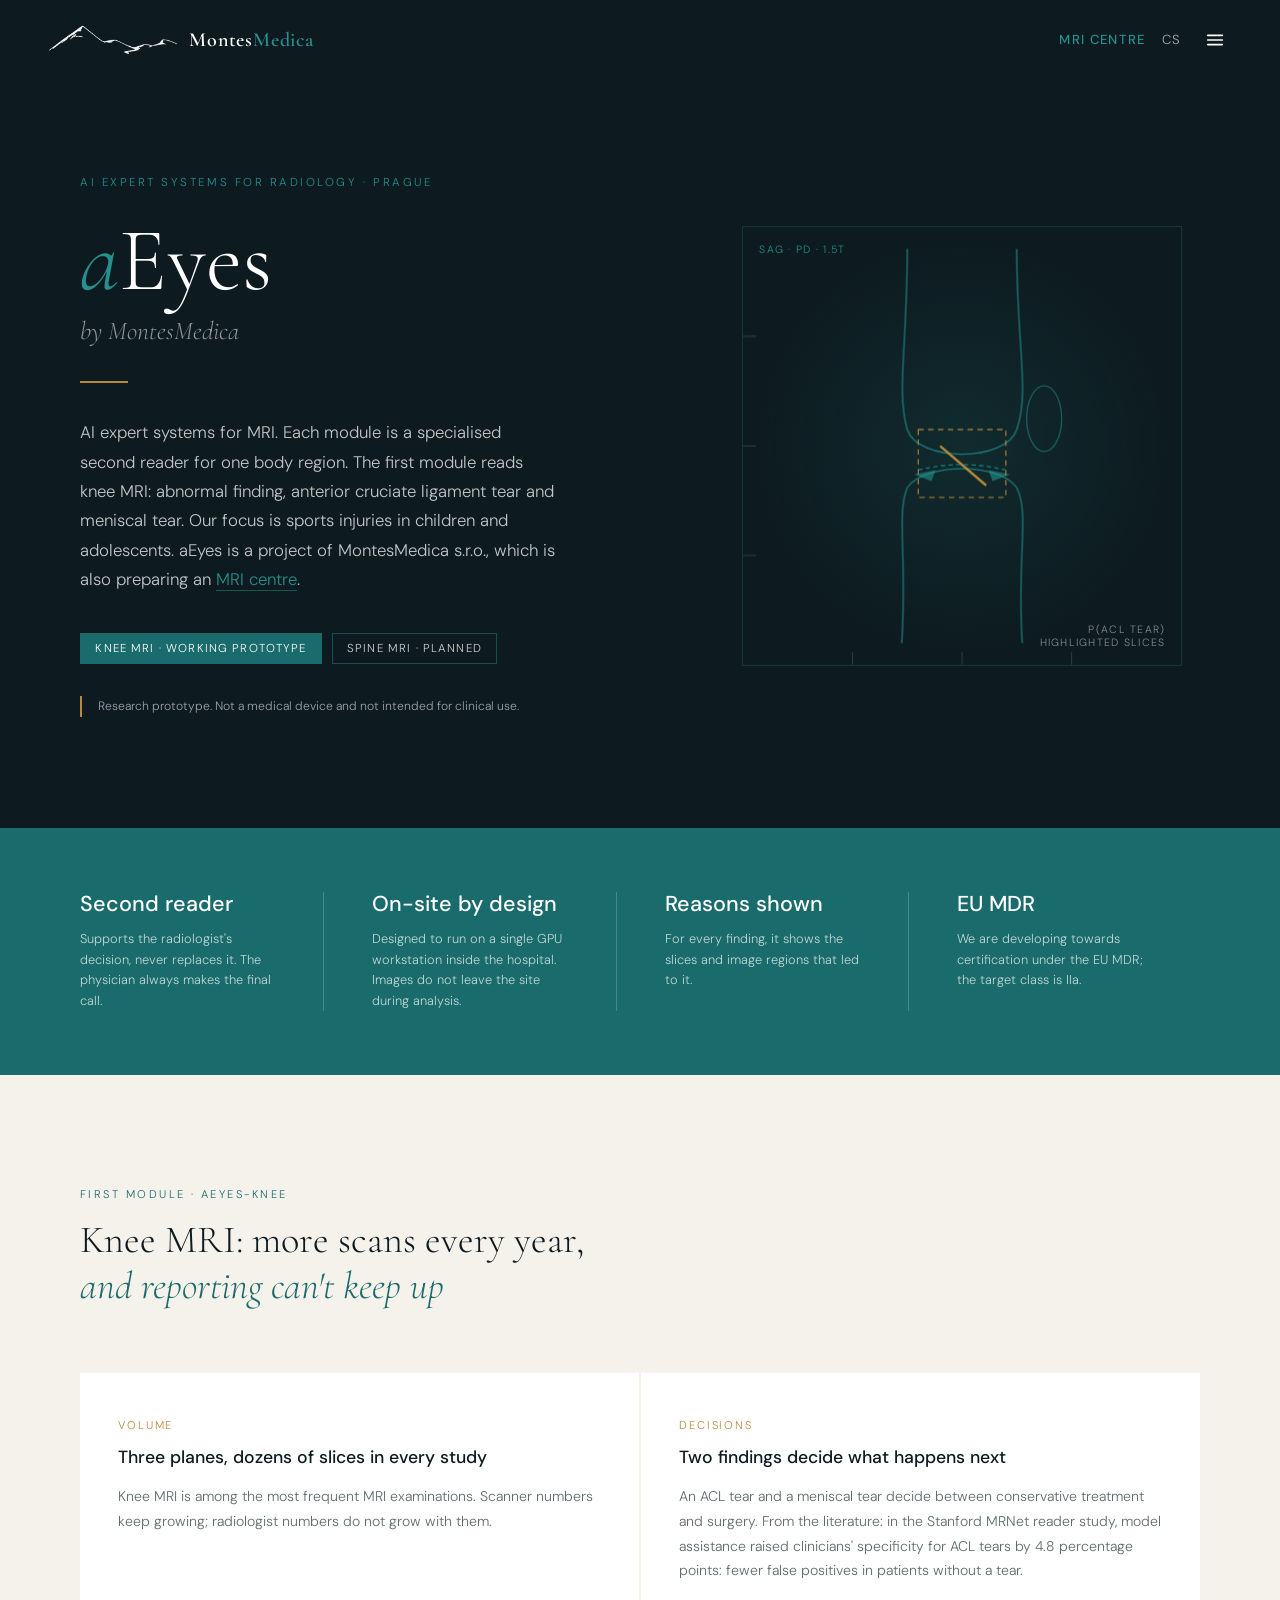
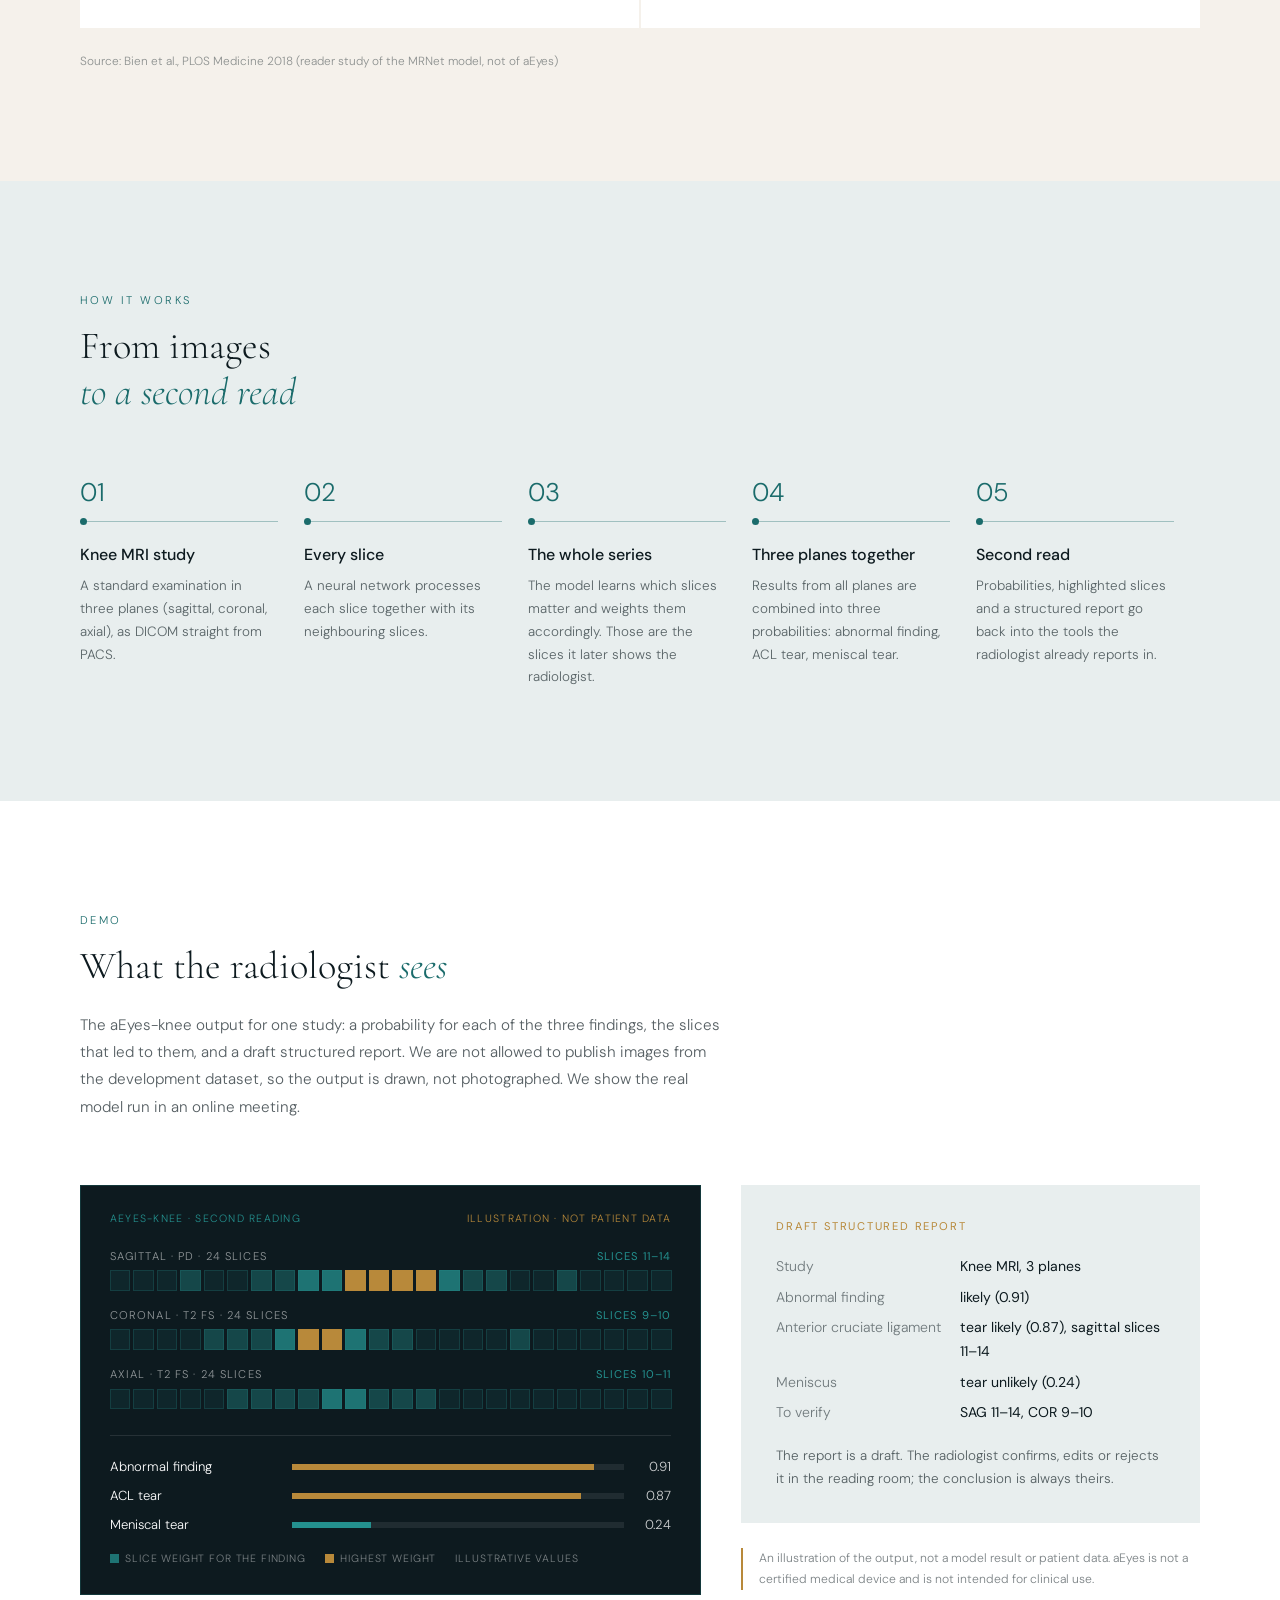
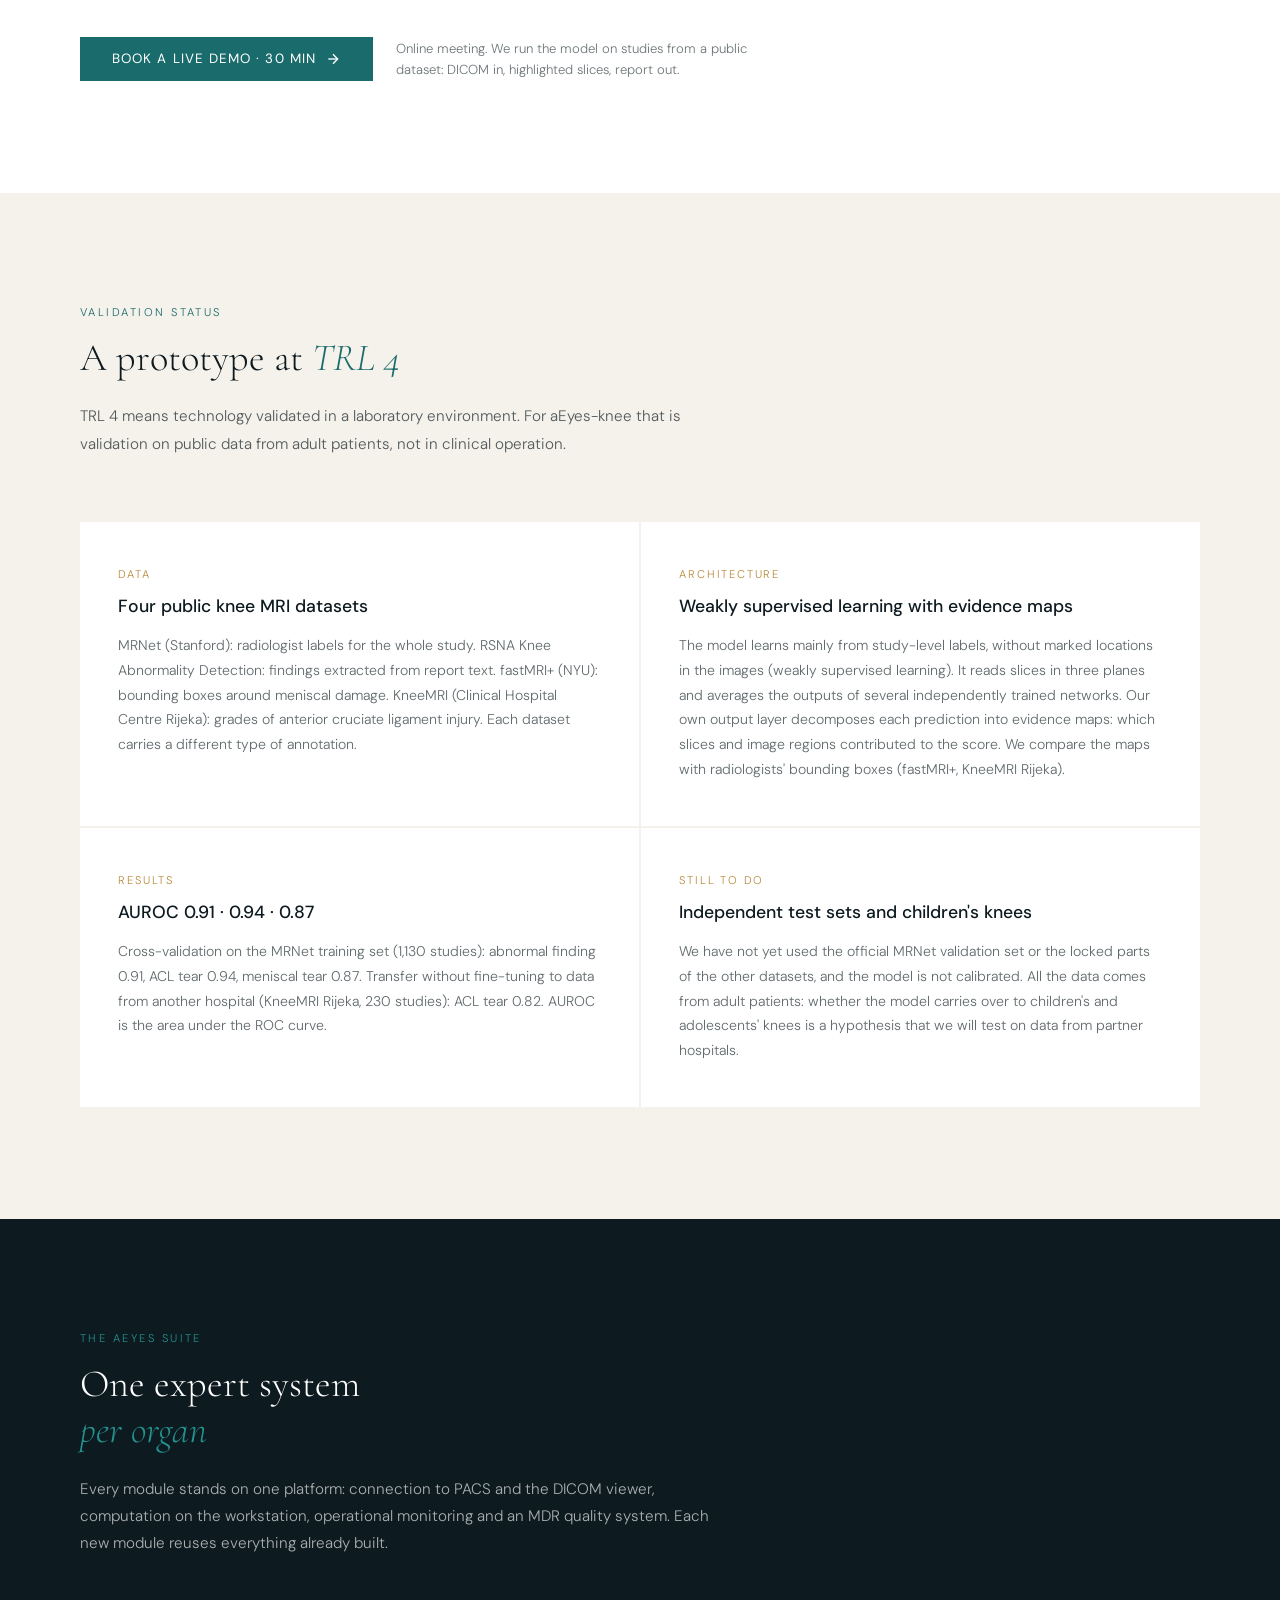
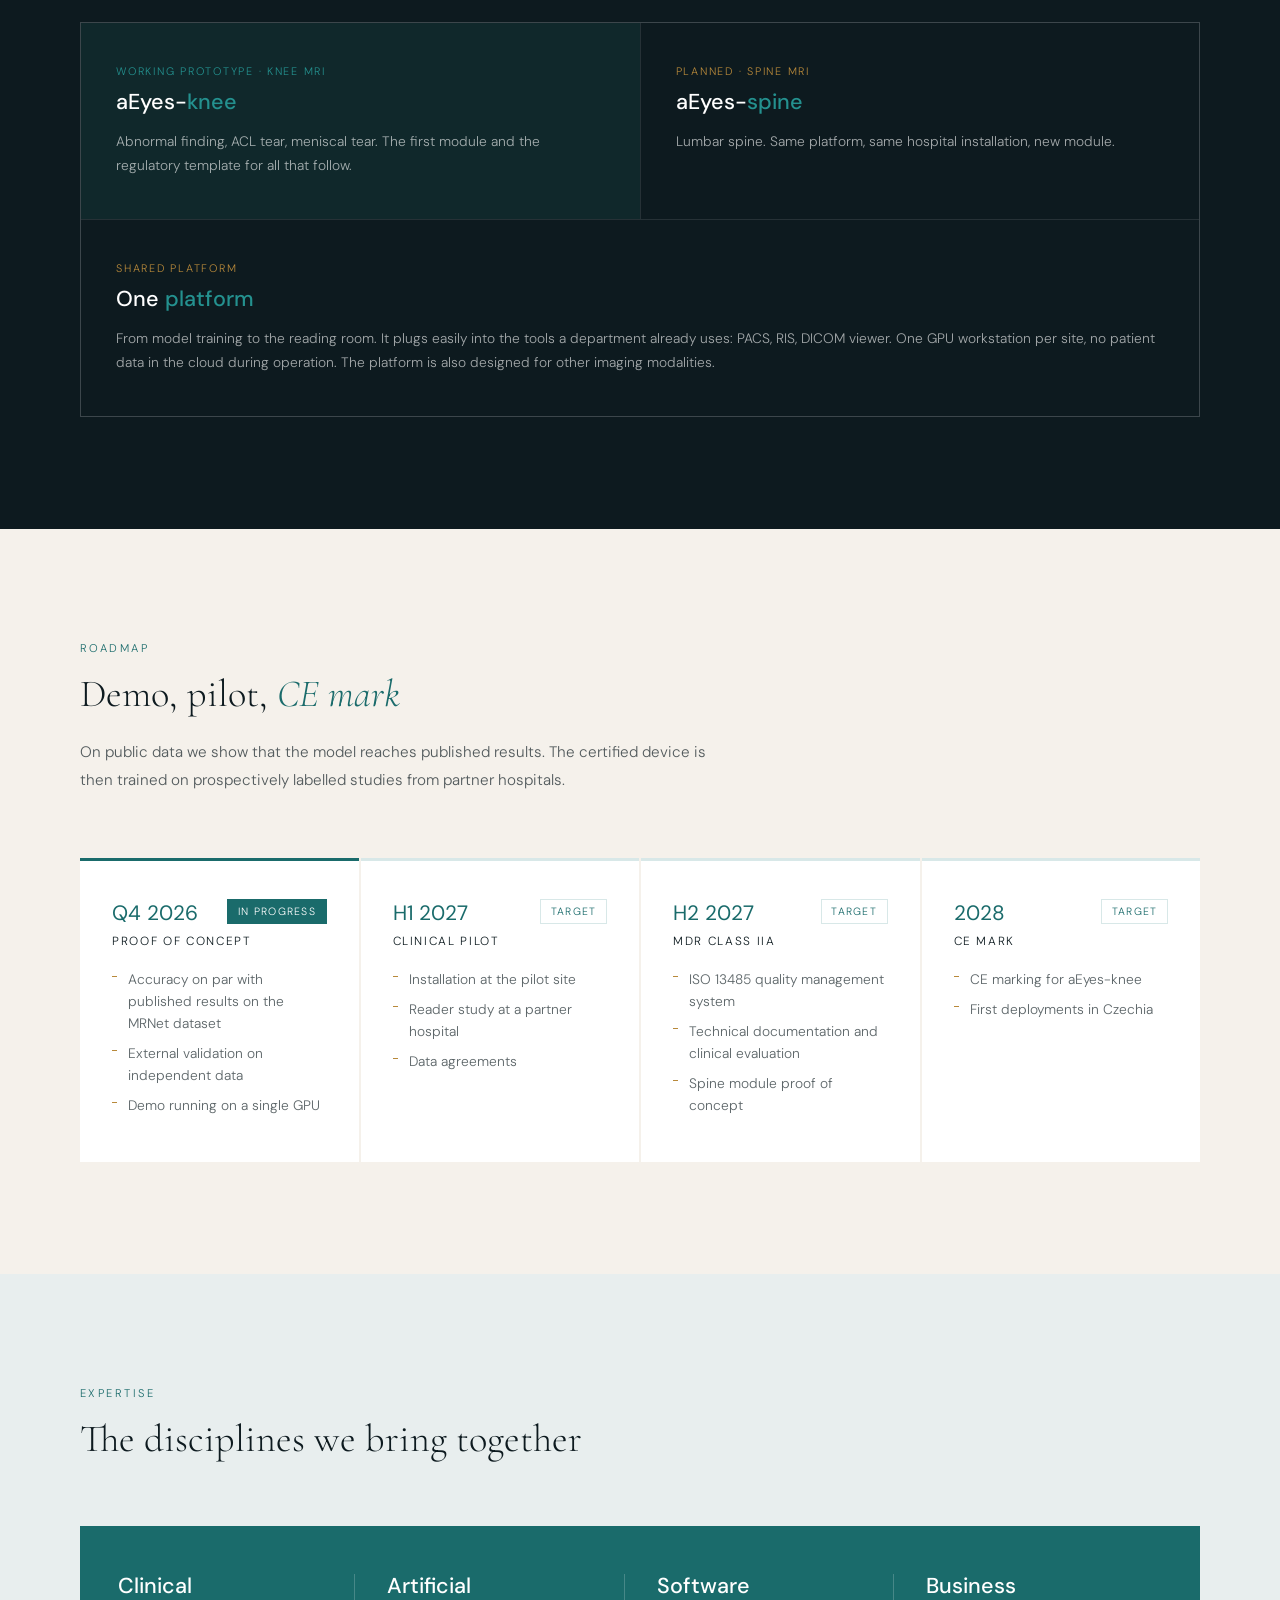
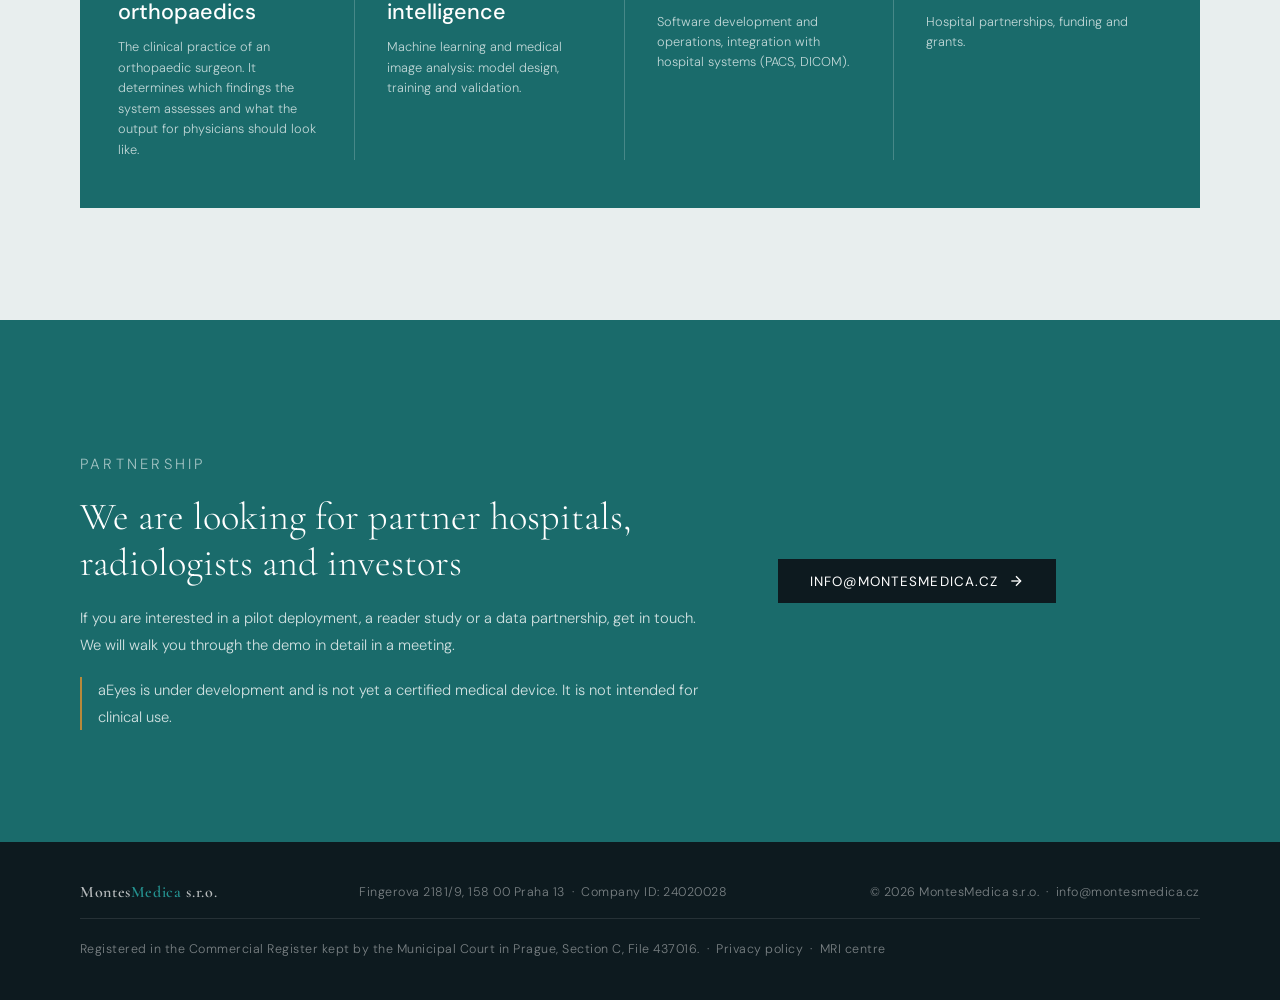
<file: en/aeyes.html>
<!DOCTYPE html>
<html lang="en">
<head>
  <meta charset="UTF-8" />
  <meta name="viewport" content="width=device-width, initial-scale=1.0" />
  <title>aEyes by MontesMedica · research prototype</title>
  <link rel="icon" href="../assets/img/favicon.svg" type="image/svg+xml" />
  <link rel="icon" href="../assets/img/favicon-32.png" sizes="32x32" type="image/png" />
  <link rel="apple-touch-icon" href="../assets/img/apple-touch-icon.png" />
  <link rel="canonical" href="https://montesmedica.cz/en/aeyes.html" />
  <link rel="alternate" hreflang="cs" href="https://montesmedica.cz/aeyes.html" />
  <link rel="alternate" hreflang="en" href="https://montesmedica.cz/en/aeyes.html" />
  <link rel="alternate" hreflang="x-default" href="https://montesmedica.cz/aeyes.html" />
  <meta property="og:type" content="website" />
  <meta property="og:site_name" content="MontesMedica" />
  <meta property="og:locale" content="en_GB" />
  <meta property="og:url" content="https://montesmedica.cz/en/aeyes.html" />
  <meta property="og:title" content="aEyes by MontesMedica – research prototype of an AI second reader for MRI" />
  <meta property="og:description" content="A research prototype of an AI second reader for knee MRI, focused on sports injuries in children and adolescents. Not a medical device." />
  <meta property="og:image" content="https://montesmedica.cz/assets/img/og.png" />
  <meta property="og:image:width" content="1200" />
  <meta property="og:image:height" content="630" />
  <meta name="twitter:card" content="summary_large_image" />
  <meta name="theme-color" content="#1a6b6b" />
  <meta name="description" content="aEyes by MontesMedica: a research prototype of an AI second reader for knee MRI, focused on sports injuries in children and adolescents. Not a medical device." />

  <link rel="stylesheet" href="../assets/fonts/fonts.css" />

  <style>
    *, *::before, *::after { box-sizing: border-box; margin: 0; padding: 0; }

    :root {
      --ink:    #0d1a1f;
      --paper:  #f5f1eb;
      --teal:   #1a6b6b;
      --teal2:  #24918f;
      --gold:   #b8893a;
      --mist:   #d8e8e8;
      --faint:  #e8eeee;
    }

    html { scroll-behavior: smooth; }

    body {
      background: var(--paper);
      color: var(--ink);
      font-family: 'DM Sans', sans-serif;
      font-weight: 300;
      min-height: 100vh;
      overflow-x: hidden;
    }

    /* ── Header ── */
    header {
      position: fixed; top: 0; left: 0; right: 0;
      z-index: 100;
      padding: 1.4rem 3rem;
      display: flex; align-items: center; justify-content: space-between;
      background: transparent;
      transition: background 0.5s, backdrop-filter 0.5s;
    }
    header.scrolled {
      background: rgba(13,26,31,0.88);
      backdrop-filter: blur(12px);
      border-bottom: 1px solid rgba(36,145,143,0.2);
    }

    .logo {
      display: flex; align-items: center; gap: 0.7rem;
      text-decoration: none;
    }
    .logo-mark { height: 30px; width: auto; display: block; }
    .logo-text {
      font-family: 'Cormorant Garamond', serif;
      font-size: 1.25rem;
      font-weight: 600;
      letter-spacing: 0.04em;
      color: #fff;
    }
    .logo-text span { color: var(--teal2); }

    nav a {
      font-size: 0.82rem;
      letter-spacing: 0.1em;
      text-transform: uppercase;
      text-decoration: none;
      color: #fff;
      opacity: 0.65;
      margin-left: 2.2rem;
      white-space: nowrap;
      transition: opacity 0.2s, color 0.2s;
    }
    nav a:hover { opacity: 1; color: var(--teal2); }
    nav { display: flex; align-items: center; }
    nav a.lang { display: inline-flex; align-items: center; gap: 0.45rem; margin-left: 1.8rem; }
    nav a.nav-mri { opacity: 1; color: var(--teal2); font-weight: 500; }
    .burger { display: none; background: none; border: 0; cursor: pointer; padding: 0.4rem; margin-left: 1rem; color: #fff; }
    .burger svg { width: 22px; height: 22px; display: block; }

    /* ── Hero ── */
    .hero {
      min-height: min(92vh, 860px);
      background: var(--ink);
      color: #fff;
      display: grid;
      grid-template-columns: 1.1fr 0.9fr;
      align-items: center;
      gap: 4rem;
      padding: 10rem 5rem 6rem;
      position: relative;
      overflow: hidden;
    }
    .hero-eyebrow {
      font-size: 0.72rem;
      letter-spacing: 0.22em;
      text-transform: uppercase;
      color: var(--teal2);
      margin-bottom: 1.6rem;
    }
    .hero-title {
      font-family: 'Cormorant Garamond', serif;
      font-size: clamp(3.4rem, 7vw, 6.4rem);
      font-weight: 300;
      line-height: 1;
    }
    .hero-title em { font-style: italic; color: var(--teal2); }
    .hero-sub {
      font-family: 'Cormorant Garamond', serif;
      font-size: clamp(1.3rem, 2vw, 1.7rem);
      font-weight: 300;
      font-style: italic;
      color: rgba(255,255,255,0.55);
      margin-top: 0.6rem;
    }
    .hero-divider {
      width: 48px; height: 2px;
      background: var(--gold);
      margin: 2.2rem 0;
    }
    .hero-lead {
      font-size: 1.05rem;
      line-height: 1.75;
      max-width: 480px;
      color: rgba(255,255,255,0.75);
    }
    .hero-pills {
      display: flex; flex-wrap: wrap; gap: 0.6rem;
      margin-top: 2.4rem;
    }
    .pill {
      font-size: 0.72rem;
      letter-spacing: 0.1em;
      text-transform: uppercase;
      padding: 0.45rem 0.9rem;
      border: 1px solid rgba(36,145,143,0.45);
      color: rgba(255,255,255,0.8);
    }
    .pill.now { background: var(--teal); border-color: var(--teal); color: #fff; }
    .hero-lead a { color: var(--teal2); text-decoration: none; border-bottom: 1px solid rgba(36,145,143,0.5); }
    .hero-lead a:hover { border-bottom-color: var(--teal2); }
    .hero .note { max-width: 480px; }

    /* Knee "scan" visual */
    .scan {
      position: relative;
      aspect-ratio: 1;
      max-width: 440px;
      width: 100%;
      justify-self: center;
      border: 1px solid rgba(36,145,143,0.25);
      background: radial-gradient(circle at 50% 50%, rgba(36,145,143,0.14), transparent 70%);
      overflow: hidden;
    }
    .scan svg { width: 100%; height: 100%; display: block; }
    .scan-line {
      position: absolute; left: 0; right: 0; height: 2px;
      background: linear-gradient(90deg, transparent, rgba(36,145,143,0.8), transparent);
      animation: scan 4s ease-in-out infinite;
    }
    .scan-tag {
      position: absolute;
      font-size: 0.66rem;
      letter-spacing: 0.12em;
      text-transform: uppercase;
      color: var(--teal2);
    }
    .scan-tag.tl { top: 1rem; left: 1rem; }
    .scan-tag.br { bottom: 1rem; right: 1rem; text-align: right; color: rgba(255,255,255,0.5); }

    /* ── Sections ── */
    section { padding: 7rem 5rem; }

    .section-label {
      font-size: 0.7rem;
      letter-spacing: 0.22em;
      text-transform: uppercase;
      color: var(--teal);
      margin-bottom: 1rem;
    }
    .section-title {
      font-family: 'Cormorant Garamond', serif;
      font-size: clamp(2rem, 3vw, 3rem);
      font-weight: 300;
      line-height: 1.2;
      max-width: 720px;
    }
    .section-title em { font-style: italic; color: var(--teal); }
    .section-lead {
      font-size: 0.95rem;
      line-height: 1.8;
      color: rgba(13,26,31,0.7);
      max-width: 640px;
      margin-top: 1.4rem;
    }

    /* ── Principles strip ── */
    .stats {
      background: var(--teal);
      padding: 4rem 5rem;
      display: flex;
    }
    .stat {
      flex: 1;
      padding: 0 3rem;
      border-right: 1px solid rgba(255,255,255,0.2);
    }
    .stat:first-child { padding-left: 0; }
    .stat:last-child { border-right: none; }
    .stat-num {
      font-size: 1.35rem;
      font-weight: 500;
      color: #fff;
      line-height: 1.2;
    }
    .stat-label {
      font-size: 0.8rem;
      line-height: 1.6;
      color: rgba(255,255,255,0.72);
      margin-top: 0.7rem;
    }

    /* ── Why knee ── */
    .cards {
      display: grid;
      grid-template-columns: repeat(2, 1fr);
      gap: 2px;
      margin-top: 4rem;
    }
    .card {
      background: #fff;
      padding: 2.8rem 2.4rem;
      position: relative;
      transition: transform 0.3s;
    }
    .card:hover { transform: translateY(-4px); }
    .card::before {
      content: '';
      position: absolute; bottom: 0; left: 0; right: 0;
      height: 3px;
      background: var(--teal);
      transform: scaleX(0);
      transform-origin: left;
      transition: transform 0.4s;
    }
    .card:hover::before { transform: scaleX(1); }
    .card-kicker {
      font-size: 0.7rem;
      letter-spacing: 0.16em;
      text-transform: uppercase;
      color: var(--gold);
      margin-bottom: 0.9rem;
    }
    .card-title {
      font-size: 1.1rem;
      font-weight: 500;
      line-height: 1.35;
      margin-bottom: 0.9rem;
    }
    .card-text {
      font-size: 0.88rem;
      line-height: 1.75;
      color: rgba(13,26,31,0.65);
    }
    .card-text a { color: var(--teal); text-decoration: none; border-bottom: 1px solid rgba(26,107,107,0.35); }
    .card-text a:hover { border-bottom-color: var(--teal); }
    .source {
      font-size: 0.74rem;
      color: rgba(13,26,31,0.45);
      margin-top: 1.6rem;
    }

    /* ── Pipeline ── */
    .pipeline { background: var(--faint); }
    .steps {
      display: grid;
      grid-template-columns: repeat(5, 1fr);
      margin-top: 4rem;
      counter-reset: step;
    }
    .step {
      padding: 0 1.6rem 0 0;
      position: relative;
    }
    .step-num {
      font-size: 1.6rem;
      font-weight: 300;
      color: var(--teal);
      line-height: 1;
    }
    .step-bar {
      height: 1px;
      background: rgba(26,107,107,0.35);
      margin: 1rem 0 1.4rem;
      position: relative;
    }
    .step-bar::after {
      content: '';
      position: absolute; left: 0; top: -3px;
      width: 7px; height: 7px; border-radius: 50%;
      background: var(--teal);
    }
    .step-title {
      font-size: 1rem;
      font-weight: 500;
      margin-bottom: 0.6rem;
    }
    .step-text {
      font-size: 0.84rem;
      line-height: 1.7;
      color: rgba(13,26,31,0.65);
    }

    /* ── Suite ── */
    .suite { background: var(--ink); color: #fff; }
    .suite .section-label { color: var(--teal2); }
    .suite .section-title em { color: var(--teal2); }
    .suite .section-lead { color: rgba(255,255,255,0.65); }
    .modules {
      display: grid;
      grid-template-columns: repeat(2, 1fr);
      gap: 1px;
      background: rgba(255,255,255,0.1);
      border: 1px solid rgba(255,255,255,0.1);
      margin-top: 4rem;
    }
    .module {
      background: var(--ink);
      padding: 2.6rem 2.2rem;
    }
    .module.current { background: #10282b; }
    .module.wide { grid-column: 1 / -1; }
    .module-when {
      font-size: 0.68rem;
      letter-spacing: 0.16em;
      text-transform: uppercase;
      color: var(--gold);
    }
    .module.current .module-when { color: var(--teal2); }
    .module-name {
      font-size: 1.35rem;
      font-weight: 500;
      margin: 0.6rem 0 0.9rem;
    }
    .module-name span { color: var(--teal2); }
    .module-text {
      font-size: 0.86rem;
      line-height: 1.7;
      color: rgba(255,255,255,0.62);
    }

    /* ── Roadmap ── */
    .roadmap-grid {
      display: grid;
      grid-template-columns: repeat(4, 1fr);
      gap: 2px;
      margin-top: 4rem;
    }
    .phase {
      background: #fff;
      padding: 2.4rem 2rem;
      border-top: 3px solid var(--mist);
    }
    .phase.current { border-top-color: var(--teal); }
    .phase-when {
      font-size: 1.3rem;
      font-weight: 400;
      color: var(--teal);
    }
    .phase-title {
      font-size: 0.74rem;
      letter-spacing: 0.14em;
      text-transform: uppercase;
      margin: 0.4rem 0 1.2rem;
    }
    .phase ul { list-style: none; }
    .phase li {
      font-size: 0.86rem;
      line-height: 1.6;
      color: rgba(13,26,31,0.68);
      padding-left: 1rem;
      position: relative;
      margin-bottom: 0.5rem;
    }
    .phase-status {
      float: right;
      font-size: 0.66rem;
      letter-spacing: 0.12em;
      text-transform: uppercase;
      padding: 0.3rem 0.6rem;
      border: 1px solid var(--mist);
      color: var(--teal);
    }
    .phase.current .phase-status { background: var(--teal); border-color: var(--teal); color: #fff; }
    .phase li::before {
      content: '';
      position: absolute; left: 0; top: 0.6em;
      width: 5px; height: 1px;
      background: var(--gold);
    }


    /* ── Demo ── */
    .demo { background: #fff; }
    .demo-grid {
      display: grid;
      grid-template-columns: 1.15fr 0.85fr;
      gap: 2.5rem;
      margin-top: 4rem;
      align-items: start;
    }
    .viewer {
      background: var(--ink);
      color: #fff;
      padding: 1.6rem 1.8rem 1.8rem;
      border: 1px solid rgba(36,145,143,0.25);
    }
    .viewer-head {
      display: flex; justify-content: space-between; gap: 1rem; flex-wrap: wrap;
      font-size: 0.66rem; letter-spacing: 0.12em; text-transform: uppercase;
      color: var(--teal2);
      margin-bottom: 1.5rem;
    }
    .viewer-head span:last-child { color: var(--gold); }
    .plane { margin-bottom: 1.1rem; }
    .plane-name {
      display: flex; justify-content: space-between;
      font-size: 0.7rem; letter-spacing: 0.1em; text-transform: uppercase;
      color: rgba(255,255,255,0.55);
      margin-bottom: 0.45rem;
    }
    .plane-name b { font-weight: 400; color: var(--teal2); }
    .slices { display: grid; grid-template-columns: repeat(24, 1fr); gap: 3px; }
    .slices i {
      display: block; aspect-ratio: 1;
      background: rgba(36,145,143,0.1);
      border: 1px solid rgba(36,145,143,0.22);
    }
    .slices i.w1 { background: rgba(36,145,143,0.38); }
    .slices i.w2 { background: rgba(36,145,143,0.75); }
    .slices i.w3 { background: var(--gold); border-color: var(--gold); }
    .probs {
      margin-top: 1.6rem;
      border-top: 1px solid rgba(255,255,255,0.1);
      padding-top: 1.4rem;
    }
    .prob {
      display: grid; grid-template-columns: minmax(9rem, 1fr) 2fr auto;
      gap: 1rem; align-items: center;
      font-size: 0.82rem;
      margin-bottom: 0.75rem;
    }
    .prob-bar { height: 6px; background: rgba(255,255,255,0.08); }
    .prob-bar i { display: block; height: 100%; background: var(--teal2); }
    .prob.high .prob-bar i { background: var(--gold); }
    .prob-val { font-variant-numeric: tabular-nums; color: rgba(255,255,255,0.8); min-width: 3.5ch; text-align: right; }
    .viewer-legend {
      display: flex; gap: 1.2rem; flex-wrap: wrap;
      margin-top: 1.2rem;
      font-size: 0.66rem; letter-spacing: 0.08em; text-transform: uppercase;
      color: rgba(255,255,255,0.45);
    }
    .viewer-legend i { display: inline-block; width: 9px; height: 9px; margin-right: 0.4rem; vertical-align: -1px; }
    .report {
      background: var(--faint);
      padding: 2rem 2.2rem;
      font-size: 0.88rem; line-height: 1.75;
    }
    .report h3 {
      font-size: 0.7rem; letter-spacing: 0.16em; text-transform: uppercase;
      color: var(--gold); font-weight: 400;
      margin-bottom: 1.1rem;
    }
    .report dl { display: grid; grid-template-columns: auto 1fr; gap: 0.35rem 1.2rem; }
    .report dt { color: rgba(13,26,31,0.55); }
    .report dd { font-weight: 400; }
    .report p { margin-top: 1.2rem; color: rgba(13,26,31,0.68); font-size: 0.84rem; }
    .demo-note {
      font-size: 0.76rem; line-height: 1.7;
      color: rgba(13,26,31,0.55);
      border-left: 2px solid var(--gold);
      padding-left: 1rem;
      margin-top: 1.6rem;
    }
    .demo-cta { margin-top: 2.6rem; display: flex; flex-wrap: wrap; align-items: center; gap: 1.4rem; }
    .btn.teal { background: var(--teal); }
    .btn.teal:hover { background: var(--teal2); }
    .demo-cta small { font-size: 0.82rem; line-height: 1.6; color: rgba(13,26,31,0.6); max-width: 360px; }

    /* ── Team ── */
    .team { background: var(--faint); }
    .team .stats { margin-top: 4rem; padding: 3rem 2.4rem; }
    .team .stat { padding: 0 2rem; }
    .team .stat:first-child { padding-left: 0; }

    /* ── Disclaimer / CTA ── */
    .cta {
      background: var(--teal);
      color: #fff;
      display: grid;
      grid-template-columns: 1.2fr 0.8fr;
      gap: 4rem;
      align-items: center;
    }
    .cta .section-label { color: rgba(255,255,255,0.6); }
    .cta .section-title { color: #fff; }
    .cta p {
      font-size: 0.92rem;
      line-height: 1.8;
      color: rgba(255,255,255,0.8);
      margin-top: 1.2rem;
    }
    .btn {
      display: inline-flex; align-items: center; gap: 0.6rem;
      padding: 0.85rem 2rem;
      background: var(--ink);
      color: #fff;
      font-size: 0.84rem;
      font-weight: 400;
      letter-spacing: 0.08em;
      text-transform: uppercase;
      text-decoration: none;
      transition: background 0.25s, transform 0.25s;
    }
    .btn:hover { background: #1c3238; transform: translateY(-1px); }
    .btn svg { width: 16px; height: 16px; }
    .note {
      font-size: 0.76rem;
      line-height: 1.7;
      color: rgba(255,255,255,0.6);
      border-left: 2px solid var(--gold);
      padding-left: 1rem;
      margin-top: 2rem;
    }

    /* ── Footer ── */
    footer {
      background: var(--ink);
      color: rgba(255,255,255,0.45);
      padding: 2.5rem 5rem;
      display: flex;
      align-items: center;
      justify-content: space-between;
      font-size: 0.78rem;
      letter-spacing: 0.04em;
      flex-wrap: wrap;
      gap: 1rem 2rem;
    }
    .footer-legal {
      flex-basis: 100%;
      border-top: 1px solid rgba(255,255,255,0.1);
      padding-top: 1.2rem;
      line-height: 1.7;
    }
    footer a { color: rgba(255,255,255,0.45); text-decoration: none; transition: color 0.2s; }
    footer a:hover { color: var(--teal2); }
    .footer-logo {
      font-family: 'Cormorant Garamond', serif;
      font-size: 1rem;
      font-weight: 600;
      color: rgba(255,255,255,0.7);
      letter-spacing: 0.04em;
    }
    .footer-logo span { color: var(--teal2); }

    /* ── Animations ── */
    @keyframes scan {
      0% { top: 8%; opacity: 0; }
      20% { opacity: 1; }
      80% { opacity: 1; }
      100% { top: 92%; opacity: 0; }
    }
    @keyframes glow {
      0%, 100% { opacity: 0.35; }
      50% { opacity: 0.9; }
    }
    .hot { animation: glow 3s ease-in-out infinite; }

    /* Content is visible without JS; the fade-in only applies when JS runs */
    .js .reveal {
      opacity: 0;
      transform: translateY(12px);
      transition: opacity 0.5s, transform 0.5s;
    }
    .js .reveal.visible { opacity: 1; transform: none; }

    @media (prefers-reduced-motion: reduce) {
      html { scroll-behavior: auto; }
      .scan-line, .hot { animation: none; }
      .js .reveal { opacity: 1; transform: none; transition: none; }
    }

    /* ── Responsive ── */
    @media (max-width: 1100px) {
      .steps { grid-template-columns: 1fr; gap: 2.4rem; }
      .step { padding: 0; }
      .roadmap-grid { grid-template-columns: repeat(2, 1fr); }
    }
    @media (max-width: 1340px) {
      nav { margin-left: 1rem; }
      nav a { display: none; white-space: nowrap; }
      nav a.nav-mri { display: inline; margin-left: 0; }
      nav a.lang { display: inline-flex; margin-left: 1rem; }
      .burger { display: block; }
      nav.open { position: fixed; inset: 0 0 auto 0; flex-direction: column; align-items: stretch; padding: 4.6rem 1rem 1.4rem; background: rgba(13,26,31,0.97); backdrop-filter: blur(12px); margin: 0; }
      nav.open a { display: block; margin: 0; padding: 0.9rem 0; border-top: 1px solid rgba(255,255,255,0.1); }
      nav.open a.lang { display: inline-flex; margin: 0; padding: 0.9rem 0; border-top: 1px solid rgba(255,255,255,0.1); }
      nav.open .burger { position: absolute; right: 1rem; top: 1.1rem; }
    }
    @media (max-width: 900px) {
      .hero { grid-template-columns: 1fr; padding: 8rem 1rem 4rem; gap: 3rem; min-height: auto; }
      .scan { max-width: 320px; }
      section { padding: 5rem 1rem; }
      .stats { flex-direction: column; gap: 2rem; padding: 3rem 1rem; }
      .stat { border-right: none; border-bottom: 1px solid rgba(255,255,255,0.2); padding: 0 0 2rem; }
      .team .stats { padding: 2.4rem 1.6rem; }
      .team .stat { padding: 0 0 2rem; }
      .stat:last-child { border-bottom: none; }
      .cards, .modules, .roadmap-grid { grid-template-columns: 1fr; }
      .module.wide { grid-column: auto; }
      .cta { grid-template-columns: 1fr; gap: 2rem; }
      .demo-grid { grid-template-columns: 1fr; }
      .people, .people.two { grid-template-columns: 1fr; }
      header { padding: 1.2rem 1rem; }
      .logo { gap: 0.5rem; }
      .logo-mark { height: 20px; }
      .logo-text { font-size: 1.05rem; }
    }
    @media (max-width: 480px) {
      .logo-text { display: none; }
      footer { flex-direction: column; gap: 1rem; text-align: center; padding: 2rem 1rem; }
    }
  </style>
  <script>if ('IntersectionObserver' in window) document.documentElement.classList.add('js');</script>
</head>
<body>

<!-- ── Header ── -->
<header id="header">
  <a href="index.html" class="logo">
    <img class="logo-mark" src="../assets/img/logo-mountain-light.png" alt="" width="130" height="30" />
    <span class="logo-text">Montes<span>Medica</span></span>
  </a>
  <nav>
    <a href="#koleno">Knee</a>
    <a href="#jak-to-funguje">How it works</a>
    <a href="#demo">Demo</a>
    <a href="#moduly">Modules</a>
    <a href="#plan">Roadmap</a>
    <a href="#tym">Expertise</a>
    <a href="#spoluprace">Partnership</a>
    <a href="mri.html" class="nav-mri">MRI centre</a>
    <a href="../aeyes.html" class="lang" hreflang="cs" lang="cs" title="Česky">CS</a>
    <button class="burger" type="button" aria-label="Menu" aria-expanded="false" onclick="toggleNav(this)"><svg viewBox="0 0 24 24" fill="none" stroke="currentColor" stroke-width="1.8" stroke-linecap="round"><line x1="4" y1="7" x2="20" y2="7"/><line x1="4" y1="12" x2="20" y2="12"/><line x1="4" y1="17" x2="20" y2="17"/></svg></button>
  </nav>
</header>

<!-- ── Hero ── -->
<section class="hero" id="home">
  <div>
    <p class="hero-eyebrow">AI expert systems for radiology · Prague</p>
    <h1 class="hero-title"><em>a</em>Eyes</h1>
    <p class="hero-sub">by MontesMedica</p>
    <div class="hero-divider"></div>
    <p class="hero-lead">
      AI expert systems for MRI. Each module is a specialised second reader for one body region. The first module reads knee MRI: abnormal finding, anterior cruciate ligament tear and meniscal tear. Our focus is sports injuries in children and adolescents. aEyes is a project of MontesMedica s.r.o., which is also preparing an <a href="mri.html">MRI centre</a>.
    </p>
    <div class="hero-pills">
      <span class="pill now">Knee MRI · working prototype</span>
      <span class="pill">Spine MRI · planned</span>
    </div>
    <p class="note">Research prototype. Not a medical device and not intended for clinical use.</p>
  </div>

  <div class="scan" aria-hidden="true">
    <svg viewBox="0 0 400 400" fill="none" xmlns="http://www.w3.org/2000/svg">
      <!-- stylised sagittal knee -->
      <g stroke="#24918f" stroke-width="1.2" opacity="0.8">
        <path d="M150 20 C150 110 140 150 150 185 C160 215 240 215 250 185 C262 150 250 110 250 20"/>
        <path d="M145 380 C150 300 140 262 150 238 C165 215 235 215 250 238 C262 262 250 300 255 380"/>
        <ellipse cx="275" cy="175" rx="16" ry="30" opacity="0.7"/>
        <path d="M160 222 Q200 212 240 222" stroke-dasharray="4 3"/>
      </g>
      <!-- ACL -->
      <path d="M180 200 L222 236" stroke="#b8893a" stroke-width="2.2" class="hot"/>
      <!-- menisci -->
      <path d="M156 226 L176 222 L172 232 Z" fill="#24918f" opacity="0.6"/>
      <path d="M224 222 L244 226 L228 232 Z" fill="#24918f" opacity="0.6"/>
      <!-- attention box -->
      <rect x="160" y="185" width="80" height="62" stroke="#b8893a" stroke-width="1" stroke-dasharray="5 4"/>
      <!-- grid ticks -->
      <g stroke="rgba(255,255,255,0.15)">
        <line x1="0" y1="100" x2="12" y2="100"/><line x1="0" y1="200" x2="12" y2="200"/><line x1="0" y1="300" x2="12" y2="300"/>
        <line x1="100" y1="400" x2="100" y2="388"/><line x1="200" y1="400" x2="200" y2="388"/><line x1="300" y1="400" x2="300" y2="388"/>
      </g>
    </svg>
    <div class="scan-line"></div>
    <div class="scan-tag tl">SAG · PD · 1.5T</div>
    <div class="scan-tag br">P(ACL tear)<br>highlighted slices</div>
  </div>
</section>

<!-- ── Principles ── -->
<div class="stats reveal">
  <div class="stat">
    <div class="stat-num">Second reader</div>
    <div class="stat-label">Supports the radiologist's decision, never replaces it. The physician always makes the final call.</div>
  </div>
  <div class="stat">
    <div class="stat-num">On-site by design</div>
    <div class="stat-label">Designed to run on a single GPU workstation inside the hospital. Images do not leave the site during analysis.</div>
  </div>
  <div class="stat">
    <div class="stat-num">Reasons shown</div>
    <div class="stat-label">For every finding, it shows the slices and image regions that led to it.</div>
  </div>
  <div class="stat">
    <div class="stat-num">EU MDR</div>
    <div class="stat-label">We are developing towards certification under the EU MDR; the target class is IIa.</div>
  </div>
</div>

<!-- ── Why knee ── -->
<section id="koleno">
  <div class="reveal">
    <p class="section-label">First module · aEyes-knee</p>
    <h2 class="section-title">Knee MRI: more scans every year,<br><em>and reporting can't keep up</em></h2>
  </div>
  <div class="cards">
    <div class="card reveal">
      <p class="card-kicker">Volume</p>
      <h3 class="card-title">Three planes, dozens of slices in every study</h3>
      <p class="card-text">Knee MRI is among the most frequent MRI examinations. Scanner numbers keep growing; radiologist numbers do not grow with them.</p>
    </div>
    <div class="card reveal" style="transition-delay:0.15s">
      <p class="card-kicker">Decisions</p>
      <h3 class="card-title">Two findings decide what happens next</h3>
      <p class="card-text">An ACL tear and a meniscal tear decide between conservative treatment and surgery. From the literature: in the Stanford MRNet reader study, model assistance raised clinicians' specificity for ACL tears by 4.8 percentage points: fewer false positives in patients without a tear.</p>
    </div>
  </div>
  <p class="source reveal">Source: Bien et al., PLOS Medicine 2018 (reader study of the MRNet model, not of aEyes)</p>
</section>

<!-- ── Pipeline ── -->
<section class="pipeline" id="jak-to-funguje">
  <div class="reveal">
    <p class="section-label">How it works</p>
    <h2 class="section-title">From images<br><em>to a second read</em></h2>
  </div>
  <div class="steps">
    <div class="step reveal">
      <div class="step-num">01</div><div class="step-bar"></div>
      <h3 class="step-title">Knee MRI study</h3>
      <p class="step-text">A standard examination in three planes (sagittal, coronal, axial), as DICOM straight from PACS.</p>
    </div>
    <div class="step reveal" style="transition-delay:0.1s">
      <div class="step-num">02</div><div class="step-bar"></div>
      <h3 class="step-title">Every slice</h3>
      <p class="step-text">A neural network processes each slice together with its neighbouring slices.</p>
    </div>
    <div class="step reveal" style="transition-delay:0.2s">
      <div class="step-num">03</div><div class="step-bar"></div>
      <h3 class="step-title">The whole series</h3>
      <p class="step-text">The model learns which slices matter and weights them accordingly. Those are the slices it later shows the radiologist.</p>
    </div>
    <div class="step reveal" style="transition-delay:0.3s">
      <div class="step-num">04</div><div class="step-bar"></div>
      <h3 class="step-title">Three planes together</h3>
      <p class="step-text">Results from all planes are combined into three probabilities: abnormal finding, ACL tear, meniscal tear.</p>
    </div>
    <div class="step reveal" style="transition-delay:0.4s">
      <div class="step-num">05</div><div class="step-bar"></div>
      <h3 class="step-title">Second read</h3>
      <p class="step-text">Probabilities, highlighted slices and a structured report go back into the tools the radiologist already reports in.</p>
    </div>
  </div>
</section>

<!-- ── Demo ── -->
<section class="demo" id="demo">
  <div class="reveal">
    <p class="section-label">Demo</p>
    <h2 class="section-title">What the radiologist <em>sees</em></h2>
    <p class="section-lead">The aEyes-knee output for one study: a probability for each of the three findings, the slices that led to them, and a draft structured report. We are not allowed to publish images from the development dataset, so the output is drawn, not photographed. We show the real model run in an online meeting.</p>
  </div>
  <div class="demo-grid">
    <div class="viewer reveal" aria-label="Illustration · not patient data">
      <div class="viewer-head"><span>aEyes-knee · second reading</span><span>Illustration · not patient data</span></div>
      <div class="plane">
        <div class="plane-name"><span>Sagittal · PD · 24 slices</span><b>slices 11–14</b></div>
        <div class="slices" aria-hidden="true"><i></i><i></i><i></i><i class="w1"></i><i></i><i></i><i class="w1"></i><i class="w1"></i><i class="w2"></i><i class="w2"></i><i class="w3"></i><i class="w3"></i><i class="w3"></i><i class="w3"></i><i class="w2"></i><i class="w1"></i><i class="w1"></i><i></i><i></i><i class="w1"></i><i></i><i></i><i></i><i></i></div>
      </div>
      <div class="plane">
        <div class="plane-name"><span>Coronal · T2 FS · 24 slices</span><b>slices 9–10</b></div>
        <div class="slices" aria-hidden="true"><i></i><i></i><i></i><i></i><i class="w1"></i><i class="w1"></i><i class="w1"></i><i class="w2"></i><i class="w3"></i><i class="w3"></i><i class="w2"></i><i class="w1"></i><i class="w1"></i><i></i><i></i><i></i><i></i><i class="w1"></i><i></i><i></i><i></i><i></i><i></i><i></i></div>
      </div>
      <div class="plane">
        <div class="plane-name"><span>Axial · T2 FS · 24 slices</span><b>slices 10–11</b></div>
        <div class="slices" aria-hidden="true"><i></i><i></i><i></i><i></i><i></i><i class="w1"></i><i class="w1"></i><i class="w1"></i><i class="w1"></i><i class="w2"></i><i class="w2"></i><i class="w1"></i><i class="w1"></i><i class="w1"></i><i></i><i></i><i></i><i></i><i></i><i></i><i></i><i></i><i></i><i></i></div>
      </div>
      <div class="probs">
        <div class="prob high"><span>Abnormal finding</span><div class="prob-bar"><i style="width:91%"></i></div><span class="prob-val">0.91</span></div>
        <div class="prob high"><span>ACL tear</span><div class="prob-bar"><i style="width:87%"></i></div><span class="prob-val">0.87</span></div>
        <div class="prob"><span>Meniscal tear</span><div class="prob-bar"><i style="width:24%"></i></div><span class="prob-val">0.24</span></div>
      </div>
      <div class="viewer-legend">
        <span><i style="background:rgba(36,145,143,0.75)"></i>Slice weight for the finding</span>
        <span><i style="background:#b8893a"></i>Highest weight</span>
        <span>Illustrative values</span>
      </div>
    </div>
    <div class="reveal" style="transition-delay:0.15s">
      <div class="report">
        <h3>Draft structured report</h3>
        <dl>
          <dt>Study</dt><dd>Knee MRI, 3 planes</dd>
          <dt>Abnormal finding</dt><dd>likely (0.91)</dd>
          <dt>Anterior cruciate ligament</dt><dd>tear likely (0.87), sagittal slices 11–14</dd>
          <dt>Meniscus</dt><dd>tear unlikely (0.24)</dd>
          <dt>To verify</dt><dd>SAG 11–14, COR 9–10</dd>
        </dl>
        <p>The report is a draft. The radiologist confirms, edits or rejects it in the reading room; the conclusion is always theirs.</p>
      </div>
      <p class="demo-note">An illustration of the output, not a model result or patient data. aEyes is not a certified medical device and is not intended for clinical use.</p>
    </div>
  </div>
  <div class="demo-cta reveal">
    <a href="mailto:info@montesmedica.cz?subject=aEyes%20demo" class="btn teal">
      Book a live demo · 30 min
      <svg viewBox="0 0 24 24" fill="none" stroke="currentColor" stroke-width="2"><line x1="5" y1="12" x2="19" y2="12"/><polyline points="12 5 19 12 12 19"/></svg>
    </a>
    <small>Online meeting. We run the model on studies from a public dataset: DICOM in, highlighted slices, report out.</small>
  </div>
</section>

<!-- ── Validation status ── -->
<section class="validation" id="validace">
  <div class="reveal">
    <p class="section-label">Validation status</p>
    <h2 class="section-title">A prototype at <em>TRL 4</em></h2>
    <p class="section-lead">TRL 4 means technology validated in a laboratory environment. For aEyes-knee that is validation on public data from adult patients, not in clinical operation.</p>
  </div>
  <div class="cards">
    <div class="card reveal">
      <p class="card-kicker">Data</p>
      <h3 class="card-title">Four public knee MRI datasets</h3>
      <p class="card-text">MRNet (Stanford): radiologist labels for the whole study. RSNA Knee Abnormality Detection: findings extracted from report text. fastMRI+ (NYU): bounding boxes around meniscal damage. KneeMRI (Clinical Hospital Centre Rijeka): grades of anterior cruciate ligament injury. Each dataset carries a different type of annotation.</p>
    </div>
    <div class="card reveal" style="transition-delay:0.15s">
      <p class="card-kicker">Architecture</p>
      <h3 class="card-title">Weakly supervised learning with evidence maps</h3>
      <p class="card-text">The model learns mainly from study-level labels, without marked locations in the images (weakly supervised learning). It reads slices in three planes and averages the outputs of several independently trained networks. Our own output layer decomposes each prediction into evidence maps: which slices and image regions contributed to the score. We compare the maps with radiologists' bounding boxes (fastMRI+, KneeMRI Rijeka).</p>
    </div>
    <div class="card reveal">
      <p class="card-kicker">Results</p>
      <h3 class="card-title">AUROC 0.91 · 0.94 · 0.87</h3>
      <p class="card-text">Cross-validation on the MRNet training set (1,130 studies): abnormal finding 0.91, ACL tear 0.94, meniscal tear 0.87. Transfer without fine-tuning to data from another hospital (KneeMRI Rijeka, 230 studies): ACL tear 0.82. AUROC is the area under the ROC curve.</p>
    </div>
    <div class="card reveal" style="transition-delay:0.15s">
      <p class="card-kicker">Still to do</p>
      <h3 class="card-title">Independent test sets and children's knees</h3>
      <p class="card-text">We have not yet used the official MRNet validation set or the locked parts of the other datasets, and the model is not calibrated. All the data comes from adult patients: whether the model carries over to children's and adolescents' knees is a hypothesis that we will test on data from partner hospitals.</p>
    </div>
  </div>
</section>

<!-- ── Suite ── -->
<section class="suite" id="moduly">
  <div class="reveal">
    <p class="section-label">The aEyes suite</p>
    <h2 class="section-title">One expert system<br><em>per organ</em></h2>
    <p class="section-lead">Every module stands on one platform: connection to PACS and the DICOM viewer, computation on the workstation, operational monitoring and an MDR quality system. Each new module reuses everything already built.</p>
  </div>
  <div class="modules">
    <div class="module current reveal">
      <p class="module-when">Working prototype · knee MRI</p>
      <h3 class="module-name">aEyes-<span>knee</span></h3>
      <p class="module-text">Abnormal finding, ACL tear, meniscal tear. The first module and the regulatory template for all that follow.</p>
    </div>
    <div class="module reveal" style="transition-delay:0.1s">
      <p class="module-when">Planned · spine MRI</p>
      <h3 class="module-name">aEyes-<span>spine</span></h3>
      <p class="module-text">Lumbar spine. Same platform, same hospital installation, new module.</p>
    </div>
    <div class="module wide reveal">
      <p class="module-when">Shared platform</p>
      <h3 class="module-name">One <span>platform</span></h3>
      <p class="module-text">From model training to the reading room. It plugs easily into the tools a department already uses: PACS, RIS, DICOM viewer. One GPU workstation per site, no patient data in the cloud during operation. The platform is also designed for other imaging modalities.</p>
    </div>
  </div>
</section>

<!-- ── Roadmap ── -->
<section id="plan">
  <div class="reveal">
    <p class="section-label">Roadmap</p>
    <h2 class="section-title">Demo, pilot, <em>CE mark</em></h2>
    <p class="section-lead">On public data we show that the model reaches published results. The certified device is then trained on prospectively labelled studies from partner hospitals.</p>
  </div>
  <div class="roadmap-grid">
    <div class="phase current reveal">
      <span class="phase-status">in progress</span>
      <div class="phase-when">Q4 2026</div>
      <p class="phase-title">Proof of concept</p>
      <ul>
        <li>Accuracy on par with published results on the MRNet dataset</li>
        <li>External validation on independent data</li>
        <li>Demo running on a single GPU</li>
      </ul>
    </div>
    <div class="phase reveal" style="transition-delay:0.1s">
      <span class="phase-status">target</span>
      <div class="phase-when">H1 2027</div>
      <p class="phase-title">Clinical pilot</p>
      <ul>
        <li>Installation at the pilot site</li>
        <li>Reader study at a partner hospital</li>
        <li>Data agreements</li>
      </ul>
    </div>
    <div class="phase reveal" style="transition-delay:0.2s">
      <span class="phase-status">target</span>
      <div class="phase-when">H2 2027</div>
      <p class="phase-title">MDR Class IIa</p>
      <ul>
        <li>ISO 13485 quality management system</li>
        <li>Technical documentation and clinical evaluation</li>
        <li>Spine module proof of concept</li>
      </ul>
    </div>
    <div class="phase reveal" style="transition-delay:0.3s">
      <span class="phase-status">target</span>
      <div class="phase-when">2028</div>
      <p class="phase-title">CE mark</p>
      <ul>
        <li>CE marking for aEyes-knee</li>
        <li>First deployments in Czechia</li>
      </ul>
    </div>
  </div>
</section>

<!-- ── Team ── -->
<section class="team" id="tym">
  <div class="reveal">
    <p class="section-label">Expertise</p>
    <h2 class="section-title">The disciplines we bring together</h2>
  </div>
  <div class="stats reveal">
    <div class="stat">
      <div class="stat-num">Clinical orthopaedics</div>
      <div class="stat-label">The clinical practice of an orthopaedic surgeon. It determines which findings the system assesses and what the output for physicians should look like.</div>
    </div>
    <div class="stat">
      <div class="stat-num">Artificial intelligence</div>
      <div class="stat-label">Machine learning and medical image analysis: model design, training and validation.</div>
    </div>
    <div class="stat">
      <div class="stat-num">Software</div>
      <div class="stat-label">Software development and operations, integration with hospital systems (PACS, DICOM).</div>
    </div>
    <div class="stat">
      <div class="stat-num">Business</div>
      <div class="stat-label">Hospital partnerships, funding and grants.</div>
    </div>
  </div>
</section>

<!-- ── CTA ── -->
<section class="cta" id="spoluprace">
  <div class="reveal">
    <p class="section-label">Partnership</p>
    <h2 class="section-title">We are looking for partner hospitals, radiologists and investors</h2>
    <p>If you are interested in a pilot deployment, a reader study or a data partnership, get in touch. We will walk you through the demo in detail in a meeting.</p>
    <p class="note">aEyes is under development and is not yet a certified medical device. It is not intended for clinical use.</p>
  </div>
  <div class="reveal">
    <a href="mailto:info@montesmedica.cz?subject=aEyes" class="btn">
      info@montesmedica.cz
      <svg viewBox="0 0 24 24" fill="none" stroke="currentColor" stroke-width="2"><line x1="5" y1="12" x2="19" y2="12"/><polyline points="12 5 19 12 12 19"/></svg>
    </a>
  </div>
</section>

<!-- ── Footer ── -->
<footer>
  <div class="footer-logo">Montes<span>Medica</span> s.r.o.</div>
  <div>Fingerova 2181/9, 158 00 Praha 13 &nbsp;·&nbsp; Company ID: 24020028</div>
  <div>© 2026 MontesMedica s.r.o. &nbsp;·&nbsp; <a href="mailto:info@montesmedica.cz">info@montesmedica.cz</a></div>
  <div class="footer-legal">Registered in the Commercial Register kept by the Municipal Court in Prague, Section C, File 437016. &nbsp;·&nbsp; <a href="privacy.html">Privacy policy</a> &nbsp;·&nbsp; <a href="mri.html">MRI centre</a></div>
</footer>

<script>
  const header = document.getElementById('header');
  window.addEventListener('scroll', () => {
    header.classList.toggle('scrolled', window.scrollY > 60);
  });

  // Mobile menu
  const nav = document.querySelector('nav');
  function toggleNav(btn) {
    const open = nav.classList.toggle('open');
    btn.setAttribute('aria-expanded', open);
  }
  nav.querySelectorAll('a').forEach(a => a.addEventListener('click', () => {
    nav.classList.remove('open');
    nav.querySelector('.burger').setAttribute('aria-expanded', 'false');
  }));

  const reveals = document.querySelectorAll('.reveal');
  const observer = new IntersectionObserver((entries) => {
    entries.forEach(e => {
      if (e.isIntersecting) {
        e.target.classList.add('visible');
        observer.unobserve(e.target);
      }
    });
  }, { threshold: 0.1, rootMargin: '0px 0px -60px 0px' });
  reveals.forEach(el => observer.observe(el));
</script>
</body>
</html>
</file>
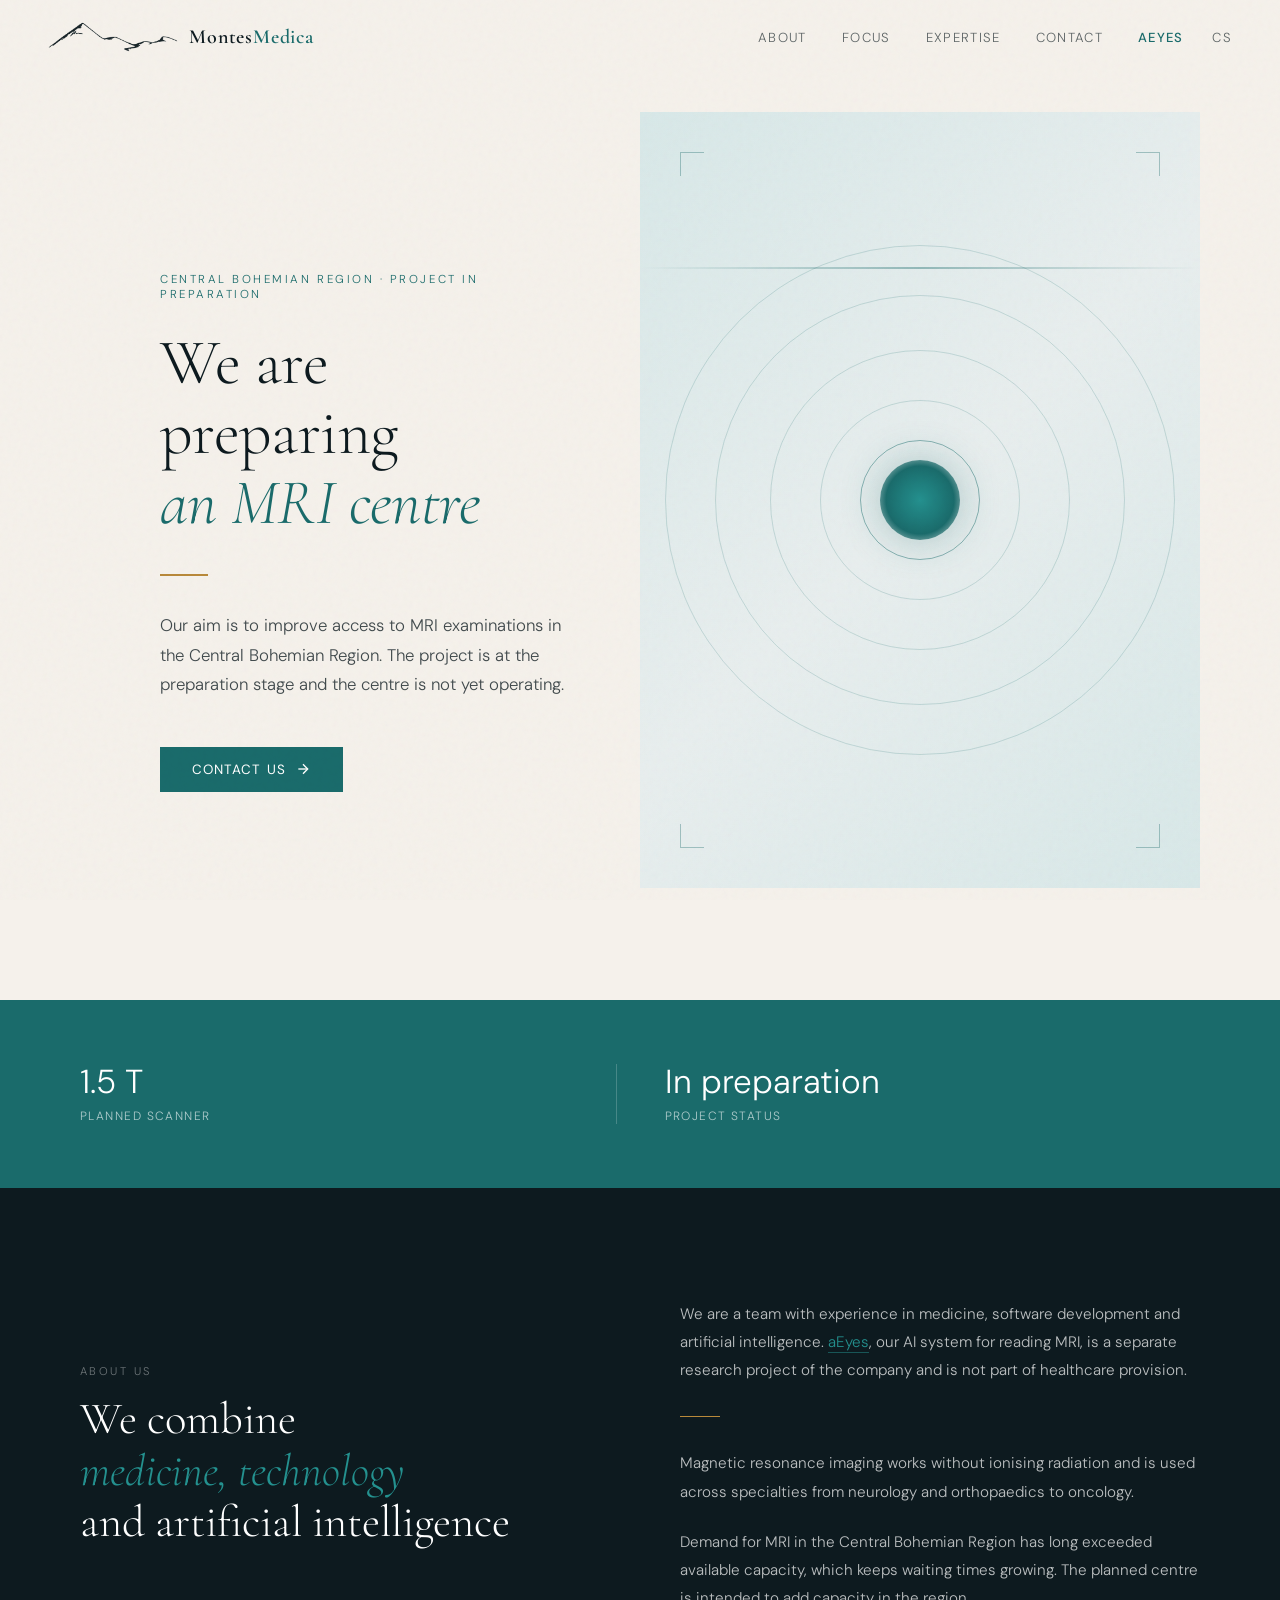
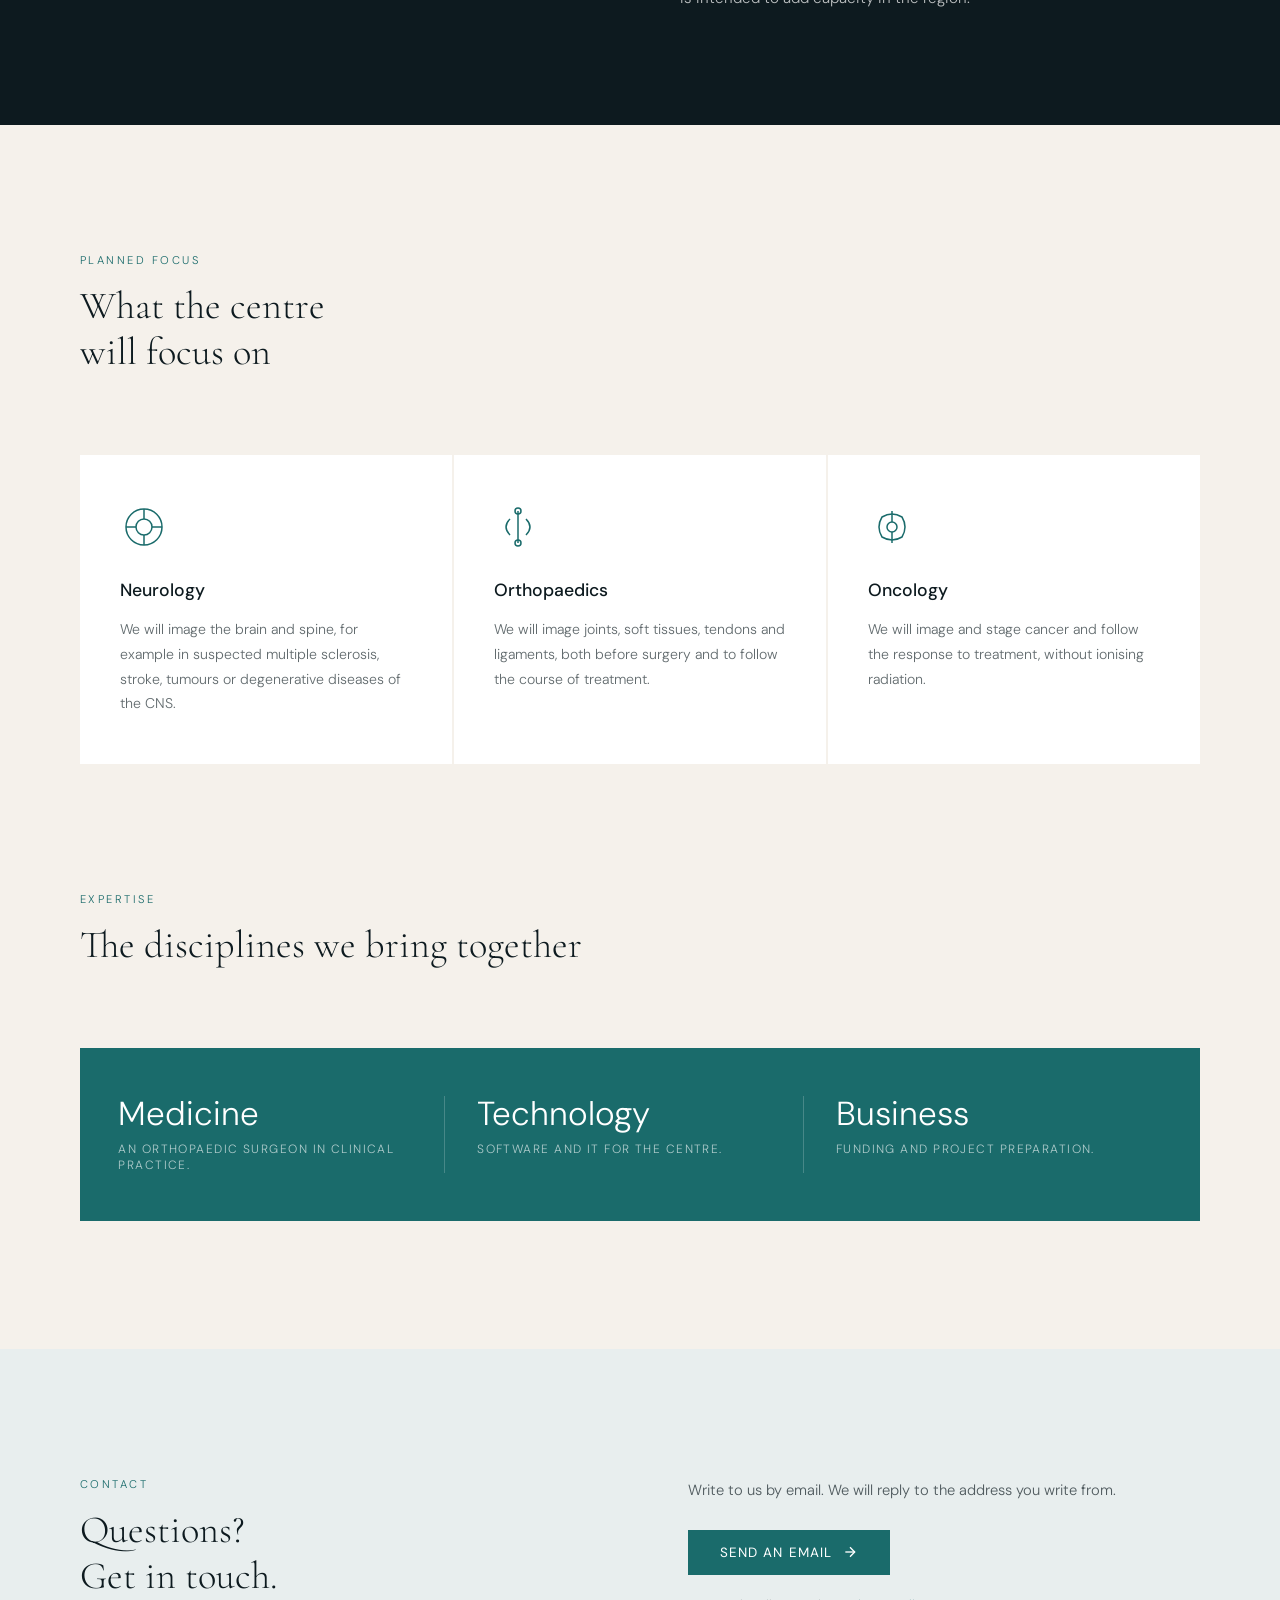
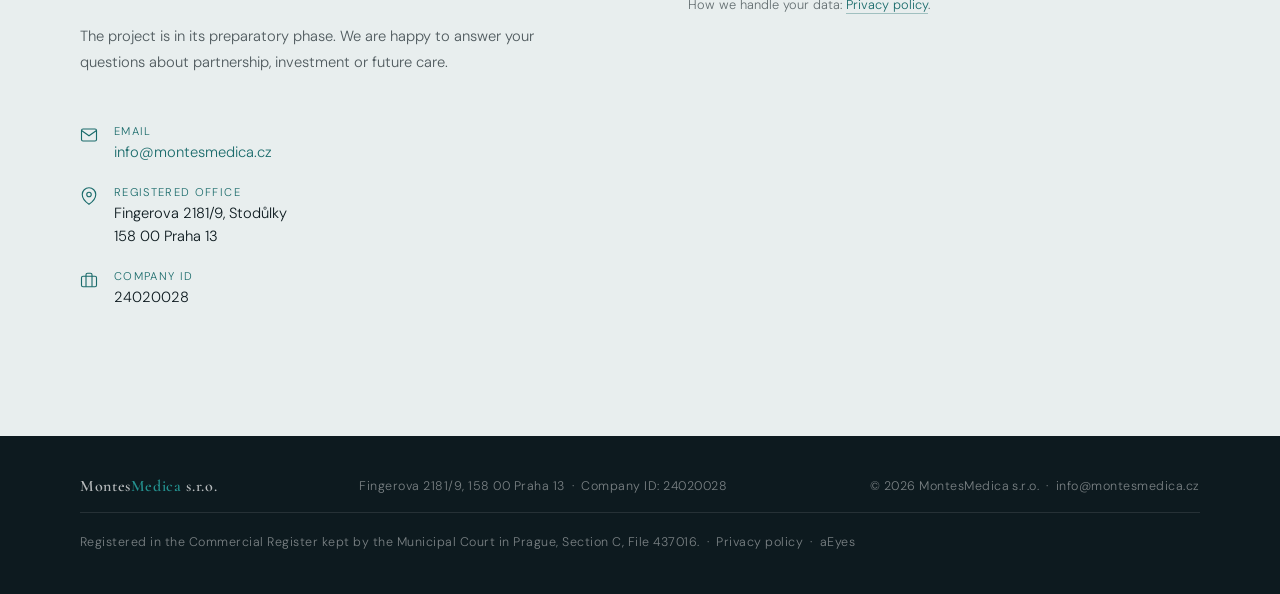
<file: en/mri.html>
<!DOCTYPE html>
<html lang="en">
<head>
  <meta charset="UTF-8" />
  <meta name="viewport" content="width=device-width, initial-scale=1.0" />
  <title>Planned MRI centre · MontesMedica</title>
  <link rel="icon" href="../assets/img/favicon.svg" type="image/svg+xml" />
  <link rel="icon" href="../assets/img/favicon-32.png" sizes="32x32" type="image/png" />
  <link rel="apple-touch-icon" href="../assets/img/apple-touch-icon.png" />
  <link rel="canonical" href="https://montesmedica.cz/en/mri.html" />
  <link rel="alternate" hreflang="cs" href="https://montesmedica.cz/mri.html" />
  <link rel="alternate" hreflang="en" href="https://montesmedica.cz/en/mri.html" />
  <link rel="alternate" hreflang="x-default" href="https://montesmedica.cz/mri.html" />
  <meta property="og:type" content="website" />
  <meta property="og:site_name" content="MontesMedica" />
  <meta property="og:locale" content="en_GB" />
  <meta property="og:url" content="https://montesmedica.cz/en/mri.html" />
  <meta property="og:title" content="MontesMedica – MRI centre in preparation, Central Bohemia" />
  <meta property="og:description" content="We are preparing an MRI centre in the Central Bohemian Region. The project is at the preparation stage." />
  <meta property="og:image" content="https://montesmedica.cz/assets/img/og.png" />
  <meta property="og:image:width" content="1200" />
  <meta property="og:image:height" content="630" />
  <meta name="twitter:card" content="summary_large_image" />
  <meta name="theme-color" content="#1a6b6b" />
  <meta name="description" content="We are preparing an MRI centre in the Central Bohemian Region. The project is at the preparation stage." />

  <link rel="stylesheet" href="../assets/fonts/fonts.css" />

  <style>
    *, *::before, *::after { box-sizing: border-box; margin: 0; padding: 0; }

    :root {
      --ink:    #0d1a1f;
      --paper:  #f5f1eb;
      --teal:   #1a6b6b;
      --teal2:  #24918f;
      --gold:   #b8893a;
      --mist:   #d8e8e8;
      --faint:  #e8eeee;
    }

    html { scroll-behavior: smooth; }

    body {
      background: var(--paper);
      color: var(--ink);
      font-family: 'DM Sans', sans-serif;
      font-weight: 300;
      min-height: 100vh;
      overflow-x: hidden;
    }

    /* ── Noise texture overlay ── */
    body::before {
      content: '';
      position: fixed; inset: 0;
      background-image: url("data:image/svg+xml,%3Csvg viewBox='0 0 200 200' xmlns='http://www.w3.org/2000/svg'%3E%3Cfilter id='n'%3E%3CfeTurbulence type='fractalNoise' baseFrequency='0.9' numOctaves='4' stitchTiles='stitch'/%3E%3C/filter%3E%3Crect width='100%25' height='100%25' filter='url(%23n)' opacity='0.035'/%3E%3C/svg%3E");
      pointer-events: none;
      z-index: 9999;
      mix-blend-mode: multiply;
    }

    /* ── Header ── */
    header {
      position: fixed; top: 0; left: 0; right: 0;
      z-index: 100;
      padding: 1.4rem 3rem;
      display: flex; align-items: center; justify-content: space-between;
      background: transparent;
      transition: background 0.5s, backdrop-filter 0.5s;
    }
    header.scrolled {
      background: rgba(245,241,235,0.88);
      backdrop-filter: blur(12px);
      border-bottom: 1px solid rgba(26,107,107,0.12);
    }

    .logo {
      display: flex; align-items: center; gap: 0.7rem;
      text-decoration: none;
    }
    .logo-mark { height: 30px; width: auto; display: block; }
    .logo-text {
      font-family: 'Cormorant Garamond', serif;
      font-size: 1.25rem;
      font-weight: 600;
      letter-spacing: 0.04em;
      color: var(--ink);
    }
    .logo-text span { color: var(--teal); }

    nav a {
      font-size: 0.82rem;
      letter-spacing: 0.1em;
      text-transform: uppercase;
      text-decoration: none;
      color: var(--ink);
      opacity: 0.65;
      margin-left: 2.2rem;
      transition: opacity 0.2s, color 0.2s;
    }
    nav a:hover { opacity: 1; color: var(--teal); }
    nav { display: flex; align-items: center; }
    nav a.lang { display: inline-flex; align-items: center; gap: 0.45rem; margin-left: 1.8rem; }
    .burger { display: none; background: none; border: 0; cursor: pointer; padding: 0.4rem; margin-left: 1rem; color: var(--ink); }
    .burger svg { width: 22px; height: 22px; display: block; }
    nav a.nav-aeyes { opacity: 1; color: var(--teal); font-weight: 500; }

    /* ── Hero ── */
    .hero {
      min-height: 100vh;
      display: grid;
      grid-template-columns: 1fr 1fr;
      position: relative;
      overflow: hidden;
    }

    .hero-left {
      display: flex; flex-direction: column; justify-content: center;
      padding: 10rem 4rem 6rem 5rem;
      position: relative; z-index: 2;
    }

    .hero-eyebrow {
      font-size: 0.72rem;
      letter-spacing: 0.22em;
      text-transform: uppercase;
      color: var(--teal);
      margin-bottom: 1.6rem;
      opacity: 0;
      transform: translateY(16px);
      animation: fadeUp 0.9s 0.2s forwards;
    }

    .hero-title {
      font-family: 'Cormorant Garamond', serif;
      font-size: clamp(2.8rem, 5vw, 4.8rem);
      font-weight: 300;
      line-height: 1.1;
      letter-spacing: -0.01em;
      color: var(--ink);
      opacity: 0;
      transform: translateY(20px);
      animation: fadeUp 1s 0.4s forwards;
    }
    .hero-title em {
      font-style: italic;
      color: var(--teal);
    }

    .hero-divider {
      width: 48px; height: 2px;
      background: var(--gold);
      margin: 2.2rem 0;
      opacity: 0;
      animation: fadeUp 0.8s 0.7s forwards;
    }

    .hero-lead {
      font-size: 1.05rem;
      line-height: 1.75;
      max-width: 420px;
      opacity: 0;
      animation: fadeUp 0.9s 0.85s forwards;
      color: rgba(13,26,31,0.78);
    }

    .hero-cta {
      margin-top: 3rem;
      opacity: 0;
      animation: fadeUp 0.9s 1.1s forwards;
    }
    .btn {
      display: inline-flex; align-items: center; gap: 0.6rem;
      padding: 0.85rem 2rem;
      background: var(--teal);
      color: #fff;
      font-family: 'DM Sans', sans-serif;
      font-size: 0.84rem;
      font-weight: 400;
      letter-spacing: 0.08em;
      text-transform: uppercase;
      text-decoration: none;
      border: none;
      cursor: pointer;
      transition: background 0.25s, transform 0.25s;
      position: relative;
      overflow: hidden;
    }
    .btn::after {
      content: '';
      position: absolute; inset: 0;
      background: rgba(255,255,255,0.12);
      transform: translateX(-105%) skewX(-10deg);
      transition: transform 0.4s;
    }
    .btn:hover::after { transform: translateX(105%) skewX(-10deg); }
    .btn:hover { background: var(--teal2); transform: translateY(-1px); }
    .btn svg { width: 16px; height: 16px; }

    /* ── Hero Right — MRI Visual ── */
    .hero-right {
      position: relative;
      overflow: hidden;
    }
    .mri-canvas {
      position: absolute; inset: 0;
      display: flex; align-items: center; justify-content: center;
    }
    .mri-bg {
      width: 100%; height: 100%;
      background: linear-gradient(135deg, var(--mist) 0%, var(--faint) 50%, var(--mist) 100%);
    }

    /* Decorative MRI-style rings */
    .rings-wrap {
      position: absolute;
      width: 520px; height: 520px;
      top: 50%; left: 50%;
      transform: translate(-50%, -50%);
    }
    .ring {
      position: absolute;
      border-radius: 50%;
      border: 1px solid rgba(26,107,107,0.18);
      top: 50%; left: 50%;
      transform: translate(-50%,-50%);
      animation: pulse 5s ease-in-out infinite;
    }
    .ring:nth-child(1) { width: 120px; height: 120px; border-color: rgba(26,107,107,0.45); animation-delay: 0s; }
    .ring:nth-child(2) { width: 200px; height: 200px; animation-delay: 0.4s; }
    .ring:nth-child(3) { width: 300px; height: 300px; animation-delay: 0.8s; }
    .ring:nth-child(4) { width: 410px; height: 410px; animation-delay: 1.2s; }
    .ring:nth-child(5) { width: 510px; height: 510px; animation-delay: 1.6s; }

    .ring-core {
      position: absolute;
      width: 80px; height: 80px;
      border-radius: 50%;
      background: radial-gradient(circle, var(--teal2) 0%, var(--teal) 60%, transparent 100%);
      top: 50%; left: 50%;
      transform: translate(-50%,-50%);
      box-shadow: 0 0 40px rgba(26,107,107,0.3);
      animation: corePulse 3s ease-in-out infinite;
    }

    /* Scan lines */
    .scan-line {
      position: absolute;
      left: 0; right: 0;
      height: 2px;
      background: linear-gradient(90deg, transparent, rgba(26,107,107,0.4), transparent);
      animation: scan 4s ease-in-out infinite;
      top: 20%;
    }

    /* Corner marks */
    .corner {
      position: absolute;
      width: 24px; height: 24px;
      border-color: rgba(26,107,107,0.35);
      border-style: solid;
    }
    .corner-tl { top: 40px; left: 40px; border-width: 1px 0 0 1px; }
    .corner-tr { top: 40px; right: 40px; border-width: 1px 1px 0 0; }
    .corner-bl { bottom: 40px; left: 40px; border-width: 0 0 1px 1px; }
    .corner-br { bottom: 40px; right: 40px; border-width: 0 1px 1px 0; }


    /* ── Sections ── */
    section { padding: 7rem 5rem; }

    .section-label {
      font-size: 0.7rem;
      letter-spacing: 0.22em;
      text-transform: uppercase;
      color: var(--teal);
      margin-bottom: 1rem;
    }

    /* ── About ── */
    .about {
      background: var(--ink);
      color: #fff;
      display: grid;
      grid-template-columns: 1fr 1fr;
      gap: 5rem;
      align-items: center;
      padding: 7rem 5rem;
    }
    .about-title {
      font-family: 'Cormorant Garamond', serif;
      font-size: clamp(2.2rem, 3.5vw, 3.6rem);
      font-weight: 300;
      line-height: 1.15;
    }
    .about-title em { font-style: italic; color: var(--teal2); }
    .about-body {
      font-size: 0.95rem;
      line-height: 1.85;
      color: rgba(255,255,255,0.72);
    }
    .about-body p + p { margin-top: 1.4rem; }
    .about-body a { color: var(--teal2); text-decoration: none; border-bottom: 1px solid rgba(36,145,143,0.5); }
    .about-body a:hover { border-bottom-color: var(--teal2); }
    .about-accent {
      width: 40px; height: 1px;
      background: var(--gold);
      margin: 2rem 0;
    }

    /* ── Stats strip ── */
    .stats {
      background: var(--teal);
      padding: 4rem 5rem;
      display: flex;
      gap: 0;
    }
    .stat {
      flex: 1;
      padding: 0 3rem;
      border-right: 1px solid rgba(255,255,255,0.2);
    }
    .stat:first-child { padding-left: 0; }
    .stat:last-child { border-right: none; }
    .stat-num {
      font-size: clamp(1.6rem, 2.6vw, 2.4rem);
      font-weight: 300;
      color: #fff;
      line-height: 1.1;
    }
    .stat-label {
      font-size: 0.75rem;
      letter-spacing: 0.12em;
      text-transform: uppercase;
      color: rgba(255,255,255,0.65);
      margin-top: 0.5rem;
    }

    /* ── Features ── */
    .features {
      padding: 8rem 5rem;
      background: var(--paper);
    }
    .features-header {
      max-width: 560px;
      margin-bottom: 5rem;
    }
    .features-title {
      font-family: 'Cormorant Garamond', serif;
      font-size: clamp(2rem, 3vw, 3rem);
      font-weight: 300;
      line-height: 1.2;
      margin-top: 0.8rem;
    }
    .features-grid {
      display: grid;
      grid-template-columns: repeat(3, 1fr);
      gap: 2px;
    }
    .feature-card {
      background: #fff;
      padding: 3rem 2.5rem;
      position: relative;
      overflow: hidden;
      transition: transform 0.3s;
    }
    .feature-card:hover { transform: translateY(-4px); }
    .feature-card::before {
      content: '';
      position: absolute;
      bottom: 0; left: 0; right: 0;
      height: 3px;
      background: var(--teal);
      transform: scaleX(0);
      transform-origin: left;
      transition: transform 0.4s;
    }
    .feature-card:hover::before { transform: scaleX(1); }
    .feature-icon {
      width: 48px; height: 48px;
      margin-bottom: 1.8rem;
      color: var(--teal);
    }
    .feature-title {
      font-size: 1.1rem;
      font-weight: 500;
      margin-bottom: 1rem;
    }
    .feature-text {
      font-size: 0.88rem;
      line-height: 1.75;
      color: rgba(13,26,31,0.65);
    }

    /* ── Team ── */
    .features.team { padding-top: 0; }
    .team .stats { padding: 3rem 2.4rem; }
    .team .stat { padding: 0 2rem; }
    .team .stat:first-child { padding-left: 0; }

    /* ── Contact ── */
    .contact {
      background: var(--faint);
      padding: 8rem 5rem;
      display: grid;
      grid-template-columns: 1fr 1fr;
      gap: 6rem;
      align-items: start;
    }
    .contact-title {
      font-family: 'Cormorant Garamond', serif;
      font-size: clamp(2rem, 3vw, 3rem);
      font-weight: 300;
      margin-top: 0.8rem;
      margin-bottom: 1.5rem;
    }
    .contact-body {
      font-size: 0.92rem;
      line-height: 1.8;
      color: rgba(13,26,31,0.7);
    }
    .contact-info {
      margin-top: 3rem;
      display: flex; flex-direction: column; gap: 1.4rem;
    }
    .contact-row {
      display: flex; align-items: flex-start; gap: 1rem;
    }
    .contact-row svg {
      width: 18px; height: 18px;
      color: var(--teal);
      flex-shrink: 0;
      margin-top: 2px;
    }
    .contact-row-label {
      font-size: 0.7rem;
      letter-spacing: 0.12em;
      text-transform: uppercase;
      color: var(--teal);
      margin-bottom: 0.2rem;
    }
    .contact-row-value {
      font-size: 0.92rem;
      line-height: 1.5;
      color: var(--ink);
    }
    .contact-row-value a {
      color: var(--teal);
      text-decoration: none;
    }
    .contact-row-value a:hover { text-decoration: underline; }

    /* Contact form side */
    .contact-form { display: flex; flex-direction: column; gap: 1.2rem; }
    .form-note { font-size: 0.8rem; line-height: 1.7; color: rgba(13,26,31,0.6); }
    .form-note a { color: var(--teal); text-decoration: none; border-bottom: 1px solid rgba(26,107,107,0.35); }
    .form-submit {
      align-self: flex-start;
      margin-top: 0.5rem;
    }

    /* ── Footer ── */
    footer {
      background: var(--ink);
      color: rgba(255,255,255,0.45);
      padding: 2.5rem 5rem;
      display: flex;
      align-items: center;
      justify-content: space-between;
      font-size: 0.78rem;
      letter-spacing: 0.04em;
      flex-wrap: wrap;
      gap: 1rem 2rem;
    }
    .footer-legal {
      flex-basis: 100%;
      border-top: 1px solid rgba(255,255,255,0.1);
      padding-top: 1.2rem;
      line-height: 1.7;
    }
    footer a { color: rgba(255,255,255,0.45); text-decoration: none; transition: color 0.2s; }
    footer a:hover { color: var(--teal2); }
    .footer-logo {
      font-family: 'Cormorant Garamond', serif;
      font-size: 1rem;
      font-weight: 600;
      color: rgba(255,255,255,0.7);
      letter-spacing: 0.04em;
    }
    .footer-logo span { color: var(--teal2); }

    /* ── Animations ── */
    @keyframes fadeUp {
      to { opacity: 1; transform: translateY(0); }
    }
    @keyframes pulse {
      0%, 100% { opacity: 0.4; transform: translate(-50%,-50%) scale(1); }
      50% { opacity: 0.9; transform: translate(-50%,-50%) scale(1.03); }
    }
    @keyframes corePulse {
      0%, 100% { box-shadow: 0 0 30px rgba(26,107,107,0.25); }
      50% { box-shadow: 0 0 60px rgba(26,107,107,0.5); }
    }
    @keyframes scan {
      0% { top: 10%; opacity: 0; }
      20% { opacity: 1; }
      80% { opacity: 1; }
      100% { top: 90%; opacity: 0; }
    }

    /* Scroll reveal: content is visible without JS; the fade-in only applies when JS runs */
    .js .reveal {
      opacity: 0;
      transform: translateY(12px);
      transition: opacity 0.5s, transform 0.5s;
    }
    .js .reveal.visible { opacity: 1; transform: none; }

    @media (prefers-reduced-motion: reduce) {
      html { scroll-behavior: auto; }
      .hero-eyebrow, .hero-title, .hero-divider, .hero-lead, .hero-cta { animation: none; opacity: 1; transform: none; }
      .ring, .ring-core, .scan-line { animation: none; }
      .js .reveal { opacity: 1; transform: none; transition: none; }
    }

    /* ── Responsive ── */
    @media (max-width: 900px) {
      .hero { grid-template-columns: 1fr; }
      .hero-right { display: none; }
      .hero-left { padding: 9rem 2rem 5rem; }
      .about { grid-template-columns: 1fr; padding: 5rem 2rem; gap: 2.5rem; }
      .stats { flex-direction: column; gap: 2rem; padding: 3rem 2rem; }
      .stat { border-right: none; border-bottom: 1px solid rgba(255,255,255,0.2); padding: 0 0 2rem; }
      .team .stats { padding: 2.4rem 1.6rem; }
      .team .stat { padding: 0 0 2rem; }
      .stat:last-child { border-bottom: none; }
      .features { padding: 5rem 2rem; }
      .features-grid { grid-template-columns: 1fr; gap: 2px; }
      .contact { grid-template-columns: 1fr; padding: 5rem 2rem; gap: 3rem; }
      section { padding: 5rem 2rem; }
      header { padding: 1.2rem 1.5rem; }
      nav { margin-left: 1rem; }
      nav a { display: none; white-space: nowrap; }
      nav a.nav-aeyes { display: inline; margin-left: 0; }
      nav a.lang { display: inline-flex; margin-left: 1rem; }
      .burger { display: block; }
      nav.open { position: fixed; inset: 0 0 auto 0; flex-direction: column; align-items: stretch; padding: 4.6rem 1rem 1.4rem; background: rgba(245,241,235,0.97); backdrop-filter: blur(12px); margin: 0; }
      nav.open a { display: block; margin: 0; padding: 0.9rem 0; border-top: 1px solid rgba(26,107,107,0.12); }
      nav.open a.lang { display: inline-flex; margin: 0; padding: 0.9rem 0; border-top: 1px solid rgba(26,107,107,0.12); }
      nav.open .burger { position: absolute; right: 1rem; top: 1.1rem; }
      .logo { gap: 0.5rem; }
      .logo-mark { height: 20px; }
      .logo-text { font-size: 1.05rem; }
      footer { flex-direction: column; gap: 1rem; text-align: center; padding: 2rem; }
    }
  </style>
  <script>if ('IntersectionObserver' in window) document.documentElement.classList.add('js');</script>
</head>
<body>

<!-- ── Header ── -->
<header id="header">
  <a href="index.html" class="logo">
    <img class="logo-mark" src="../assets/img/logo-mountain-ink.png" alt="" width="130" height="30" />
    <span class="logo-text">Montes<span>Medica</span></span>
  </a>
  <nav>
    <a href="#o-nas">About</a>
    <a href="#diagnostika">Focus</a>
    <a href="#tym">Expertise</a>
    <a href="#kontakt">Contact</a>
    <a href="aeyes.html" class="nav-aeyes">aEyes</a>
    <a href="../mri.html" class="lang" hreflang="cs" lang="cs" title="Česky">CS</a>
    <button class="burger" type="button" aria-label="Menu" aria-expanded="false" onclick="toggleNav(this)"><svg viewBox="0 0 24 24" fill="none" stroke="currentColor" stroke-width="1.8" stroke-linecap="round"><line x1="4" y1="7" x2="20" y2="7"/><line x1="4" y1="12" x2="20" y2="12"/><line x1="4" y1="17" x2="20" y2="17"/></svg></button>
  </nav>
</header>

<!-- ── Hero ── -->
<section class="hero" id="home">
  <div class="hero-left">
    <p class="hero-eyebrow">Central Bohemian Region · project in preparation</p>
    <h1 class="hero-title">
      We are preparing<br><em>an MRI centre</em>
    </h1>
    <div class="hero-divider"></div>
    <p class="hero-lead">
      Our aim is to improve access to MRI examinations in the Central Bohemian Region. The project is at the preparation stage and the centre is not yet operating.
    </p>
    <div class="hero-cta">
      <a href="#kontakt" class="btn">
        Contact us
        <svg viewBox="0 0 24 24" fill="none" stroke="currentColor" stroke-width="2"><line x1="5" y1="12" x2="19" y2="12"/><polyline points="12 5 19 12 12 19"/></svg>
      </a>
    </div>
  </div>

  <div class="hero-right">
    <div class="mri-bg"></div>
    <div class="mri-canvas">
      <div class="rings-wrap">
        <div class="ring"></div>
        <div class="ring"></div>
        <div class="ring"></div>
        <div class="ring"></div>
        <div class="ring"></div>
        <div class="ring-core"></div>
      </div>
      <div class="scan-line"></div>
    </div>
    <div class="corner corner-tl"></div>
    <div class="corner corner-tr"></div>
    <div class="corner corner-bl"></div>
    <div class="corner corner-br"></div>
  </div>
</section>

<!-- ── Stats ── -->
<div class="stats reveal">
  <div class="stat">
    <div class="stat-num">1.5 T</div>
    <div class="stat-label">Planned scanner</div>
  </div>
  <div class="stat">
    <div class="stat-num">In preparation</div>
    <div class="stat-label">Project status</div>
  </div>
</div>

<!-- ── About ── -->
<section class="about" id="o-nas">
  <div class="reveal">
    <p class="section-label" style="color:rgba(255,255,255,0.4)">About us</p>
    <h2 class="about-title">
      We combine<br><em>medicine, technology</em><br>and artificial intelligence
    </h2>
  </div>
  <div class="reveal">
    <div class="about-body">
      <p>
        We are a team with experience in medicine, software development and artificial intelligence. <a href="aeyes.html">aEyes</a>, our AI system for reading MRI, is a separate research project of the company and is not part of healthcare provision.
      </p>
      <div class="about-accent"></div>
      <p>
        Magnetic resonance imaging works without ionising radiation and is used across specialties from neurology and orthopaedics to oncology.
      </p>
      <p>
        Demand for MRI in the Central Bohemian Region has long exceeded available capacity, which keeps waiting times growing. The planned centre is intended to add capacity in the region.
      </p>
    </div>
  </div>
</section>

<!-- ── Features ── -->
<section class="features" id="diagnostika">
  <div class="features-header reveal">
    <p class="section-label">Planned focus</p>
    <h2 class="features-title">What the centre<br>will focus on</h2>
  </div>
  <div class="features-grid">
    <div class="feature-card reveal">
      <div class="feature-icon">
        <svg viewBox="0 0 48 48" fill="none" stroke="currentColor" stroke-width="1.5">
          <circle cx="24" cy="24" r="18"/>
          <circle cx="24" cy="24" r="8"/>
          <line x1="24" y1="6" x2="24" y2="16"/>
          <line x1="24" y1="32" x2="24" y2="42"/>
          <line x1="6" y1="24" x2="16" y2="24"/>
          <line x1="32" y1="24" x2="42" y2="24"/>
        </svg>
      </div>
      <h3 class="feature-title">Neurology</h3>
      <p class="feature-text">We will image the brain and spine, for example in suspected multiple sclerosis, stroke, tumours or degenerative diseases of the CNS.</p>
    </div>
    <div class="feature-card reveal" style="transition-delay:0.15s">
      <div class="feature-icon">
        <svg viewBox="0 0 48 48" fill="none" stroke="currentColor" stroke-width="1.5">
          <path d="M24 8 L24 40"/>
          <path d="M16 16 Q8 24 16 32"/>
          <path d="M32 16 Q40 24 32 32"/>
          <circle cx="24" cy="8" r="3"/>
          <circle cx="24" cy="40" r="3"/>
        </svg>
      </div>
      <h3 class="feature-title">Orthopaedics</h3>
      <p class="feature-text">We will image joints, soft tissues, tendons and ligaments, both before surgery and to follow the course of treatment.</p>
    </div>
    <div class="feature-card reveal" style="transition-delay:0.3s">
      <div class="feature-icon">
        <svg viewBox="0 0 48 48" fill="none" stroke="currentColor" stroke-width="1.5">
          <path d="M14 14 Q24 8 34 14 Q40 24 34 34 Q24 40 14 34 Q8 24 14 14Z"/>
          <circle cx="24" cy="24" r="5"/>
          <path d="M24 19 L24 8"/>
          <path d="M24 29 L24 40"/>
        </svg>
      </div>
      <h3 class="feature-title">Oncology</h3>
      <p class="feature-text">We will image and stage cancer and follow the response to treatment, without ionising radiation.</p>
    </div>
  </div>
</section>

<!-- ── Team ── -->
<section class="features team" id="tym">
  <div class="features-header reveal">
    <p class="section-label">Expertise</p>
    <h2 class="features-title">The disciplines we bring together</h2>
  </div>
  <div class="stats reveal">
    <div class="stat">
      <div class="stat-num">Medicine</div>
      <div class="stat-label">An orthopaedic surgeon in clinical practice.</div>
    </div>
    <div class="stat">
      <div class="stat-num">Technology</div>
      <div class="stat-label">Software and IT for the centre.</div>
    </div>
    <div class="stat">
      <div class="stat-num">Business</div>
      <div class="stat-label">Funding and project preparation.</div>
    </div>
  </div>
</section>

<!-- ── Contact ── -->
<section class="contact" id="kontakt">
  <div>
    <p class="section-label reveal">Contact</p>
    <h2 class="contact-title reveal">Questions?<br>Get in touch.</h2>
    <p class="contact-body reveal">The project is in its preparatory phase. We are happy to answer your questions about partnership, investment or future care.</p>
    <div class="contact-info reveal">
      <div class="contact-row">
        <svg viewBox="0 0 24 24" fill="none" stroke="currentColor" stroke-width="1.5">
          <path d="M4 4h16c1.1 0 2 .9 2 2v12c0 1.1-.9 2-2 2H4c-1.1 0-2-.9-2-2V6c0-1.1.9-2 2-2z"/><polyline points="22,6 12,13 2,6"/>
        </svg>
        <div>
          <div class="contact-row-label">Email</div>
          <div class="contact-row-value"><a href="mailto:info@montesmedica.cz">info@montesmedica.cz</a></div>
        </div>
      </div>
      <div class="contact-row">
        <svg viewBox="0 0 24 24" fill="none" stroke="currentColor" stroke-width="1.5">
          <path d="M21 10c0 7-9 13-9 13s-9-6-9-13a9 9 0 0 1 18 0z"/><circle cx="12" cy="10" r="3"/>
        </svg>
        <div>
          <div class="contact-row-label">Registered office</div>
          <div class="contact-row-value">Fingerova 2181/9, Stodůlky<br>158 00 Praha 13</div>
        </div>
      </div>
      <div class="contact-row">
        <svg viewBox="0 0 24 24" fill="none" stroke="currentColor" stroke-width="1.5">
          <rect x="2" y="7" width="20" height="14" rx="2"/><path d="M16 21V5a2 2 0 0 0-2-2h-4a2 2 0 0 0-2 2v16"/>
        </svg>
        <div>
          <div class="contact-row-label">Company ID</div>
          <div class="contact-row-value">24020028</div>
        </div>
      </div>
    </div>
  </div>

  <div class="contact-form reveal">
    <p class="contact-body">Write to us by email. We will reply to the address you write from.</p>
    <div class="form-submit">
      <a class="btn" href="mailto:info@montesmedica.cz?subject=Website%20enquiry%20MontesMedica">
        Send an email
        <svg viewBox="0 0 24 24" fill="none" stroke="currentColor" stroke-width="2"><line x1="5" y1="12" x2="19" y2="12"/><polyline points="12 5 19 12 12 19"/></svg>
      </a>
    </div>
    <p class="form-note">How we handle your data: <a href="privacy.html">Privacy policy</a>.</p>
  </div>
</section>

<!-- ── Footer ── -->
<footer>
  <div class="footer-logo">Montes<span>Medica</span> s.r.o.</div>
  <div>Fingerova 2181/9, 158 00 Praha 13 &nbsp;·&nbsp; Company ID: 24020028</div>
  <div>© 2026 MontesMedica s.r.o. &nbsp;·&nbsp; <a href="mailto:info@montesmedica.cz">info@montesmedica.cz</a></div>
  <div class="footer-legal">Registered in the Commercial Register kept by the Municipal Court in Prague, Section C, File 437016. &nbsp;·&nbsp; <a href="privacy.html">Privacy policy</a> &nbsp;·&nbsp; <a href="aeyes.html">aEyes</a></div>
</footer>

<script>
  // Header scroll effect
  const header = document.getElementById('header');
  window.addEventListener('scroll', () => {
    header.classList.toggle('scrolled', window.scrollY > 60);
  });

  // Mobile menu
  const nav = document.querySelector('nav');
  function toggleNav(btn) {
    const open = nav.classList.toggle('open');
    btn.setAttribute('aria-expanded', open);
  }
  nav.querySelectorAll('a').forEach(a => a.addEventListener('click', () => {
    nav.classList.remove('open');
    nav.querySelector('.burger').setAttribute('aria-expanded', 'false');
  }));

  // Scroll reveal
  const reveals = document.querySelectorAll('.reveal');
  const observer = new IntersectionObserver((entries) => {
    entries.forEach(e => {
      if (e.isIntersecting) {
        e.target.classList.add('visible');
        observer.unobserve(e.target);
      }
    });
  }, { threshold: 0.1, rootMargin: '0px 0px -60px 0px' });
  reveals.forEach(el => observer.observe(el));
</script>
</body>
</html>
</file>
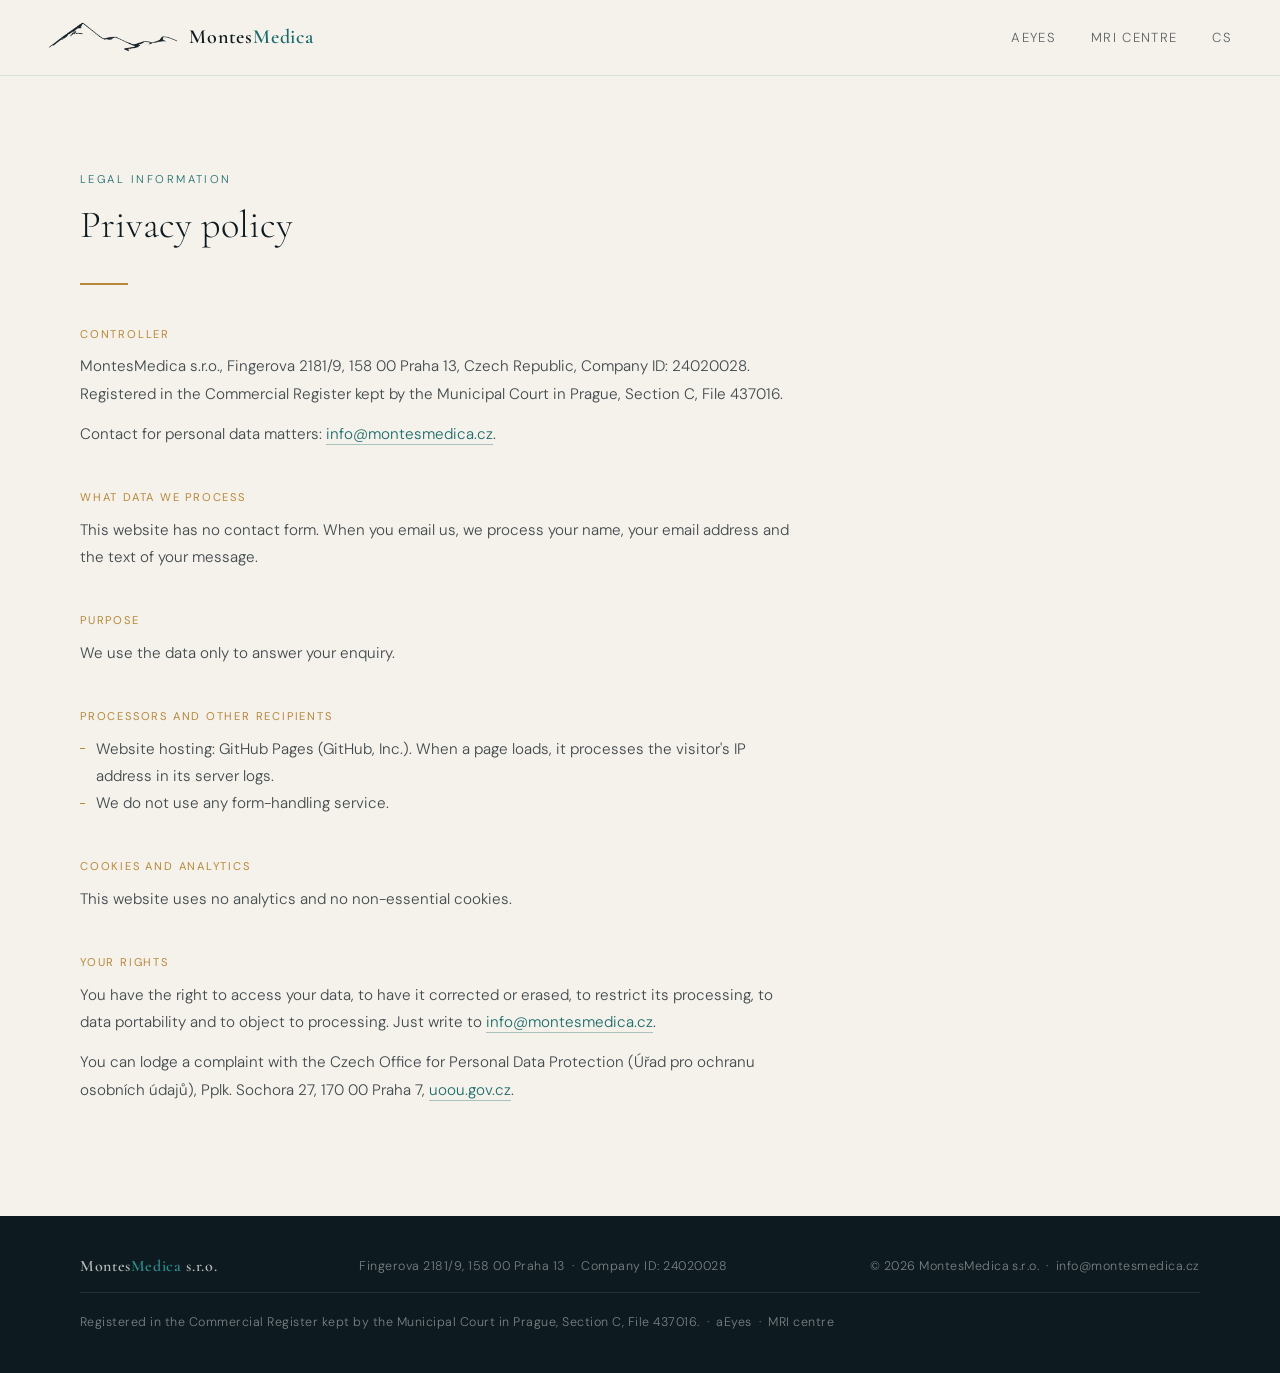
<file: en/privacy.html>
<!DOCTYPE html>
<html lang="en">
<head>
  <meta charset="UTF-8" />
  <meta name="viewport" content="width=device-width, initial-scale=1.0" />
  <title>Privacy policy · MontesMedica</title>
  <link rel="icon" href="../assets/img/favicon.svg" type="image/svg+xml" />
  <link rel="icon" href="../assets/img/favicon-32.png" sizes="32x32" type="image/png" />
  <link rel="apple-touch-icon" href="../assets/img/apple-touch-icon.png" />
  <link rel="canonical" href="https://montesmedica.cz/en/privacy.html" />
  <link rel="alternate" hreflang="cs" href="https://montesmedica.cz/ochrana-osobnich-udaju.html" />
  <link rel="alternate" hreflang="en" href="https://montesmedica.cz/en/privacy.html" />
  <link rel="alternate" hreflang="x-default" href="https://montesmedica.cz/ochrana-osobnich-udaju.html" />
  <meta property="og:type" content="website" />
  <meta property="og:site_name" content="MontesMedica" />
  <meta property="og:locale" content="en_GB" />
  <meta property="og:url" content="https://montesmedica.cz/en/privacy.html" />
  <meta property="og:title" content="Privacy policy · MontesMedica" />
  <meta property="og:description" content="How MontesMedica s.r.o. handles the personal data you send us by email." />
  <meta property="og:image" content="https://montesmedica.cz/assets/img/og.png" />
  <meta property="og:image:width" content="1200" />
  <meta property="og:image:height" content="630" />
  <meta name="twitter:card" content="summary_large_image" />
  <meta name="theme-color" content="#1a6b6b" />
  <meta name="description" content="How MontesMedica s.r.o. handles the personal data you send us by email." />

  <link rel="stylesheet" href="../assets/fonts/fonts.css" />

  <style>
    *, *::before, *::after { box-sizing: border-box; margin: 0; padding: 0; }

    :root {
      --ink:    #0d1a1f;
      --paper:  #f5f1eb;
      --teal:   #1a6b6b;
      --teal2:  #24918f;
      --gold:   #b8893a;
      --mist:   #d8e8e8;
      --faint:  #e8eeee;
    }

    body {
      background: var(--paper);
      color: var(--ink);
      font-family: 'DM Sans', sans-serif;
      font-weight: 300;
      min-height: 100vh;
      display: flex; flex-direction: column;
    }

    /* ── Header ── */
    header {
      padding: 1.4rem 3rem;
      display: flex; align-items: center; justify-content: space-between;
      border-bottom: 1px solid rgba(26,107,107,0.12);
    }
    .logo { display: flex; align-items: center; gap: 0.7rem; text-decoration: none; }
    .logo-mark { height: 30px; width: auto; display: block; }
    .logo-text {
      font-family: 'Cormorant Garamond', serif;
      font-size: 1.25rem;
      font-weight: 600;
      letter-spacing: 0.04em;
      color: var(--ink);
    }
    .logo-text span { color: var(--teal); }
    nav { display: flex; align-items: center; }
    nav a {
      font-size: 0.82rem;
      letter-spacing: 0.1em;
      text-transform: uppercase;
      text-decoration: none;
      color: var(--ink);
      opacity: 0.65;
      margin-left: 2.2rem;
      white-space: nowrap;
      transition: opacity 0.2s, color 0.2s;
    }
    nav a:hover { opacity: 1; color: var(--teal); }

    /* ── Content ── */
    main { flex: 1; padding: 6rem 5rem 7rem; }
    .section-label {
      font-size: 0.7rem;
      letter-spacing: 0.22em;
      text-transform: uppercase;
      color: var(--teal);
      margin-bottom: 1rem;
    }
    .section-title {
      font-family: 'Cormorant Garamond', serif;
      font-size: clamp(2rem, 3vw, 3rem);
      font-weight: 300;
      line-height: 1.2;
    }
    .divider { width: 48px; height: 2px; background: var(--gold); margin: 2.2rem 0 1rem; }
    .legal { max-width: 720px; }
    .legal h2 {
      font-size: 0.7rem;
      font-weight: 400;
      letter-spacing: 0.16em;
      text-transform: uppercase;
      color: var(--gold);
      margin: 2.6rem 0 0.8rem;
    }
    .legal p, .legal li {
      font-size: 0.95rem;
      line-height: 1.8;
      color: rgba(13,26,31,0.78);
    }
    .legal p + p { margin-top: 0.8rem; }
    .legal ul { list-style: none; }
    .legal li { padding-left: 1rem; position: relative; }
    .legal li::before {
      content: '';
      position: absolute; left: 0; top: 0.85em;
      width: 5px; height: 1px;
      background: var(--gold);
    }
    .legal a { color: var(--teal); text-decoration: none; border-bottom: 1px solid rgba(26,107,107,0.35); }
    .legal a:hover { border-bottom-color: var(--teal); }

    /* ── Footer ── */
    footer {
      background: var(--ink);
      color: rgba(255,255,255,0.45);
      padding: 2.5rem 5rem;
      display: flex;
      align-items: center;
      justify-content: space-between;
      font-size: 0.78rem;
      letter-spacing: 0.04em;
      flex-wrap: wrap;
      gap: 1rem 2rem;
    }
    .footer-legal {
      flex-basis: 100%;
      border-top: 1px solid rgba(255,255,255,0.1);
      padding-top: 1.2rem;
      line-height: 1.7;
    }
    footer a { color: rgba(255,255,255,0.45); text-decoration: none; transition: color 0.2s; }
    footer a:hover { color: var(--teal2); }
    .footer-logo {
      font-family: 'Cormorant Garamond', serif;
      font-size: 1rem;
      font-weight: 600;
      color: rgba(255,255,255,0.7);
      letter-spacing: 0.04em;
    }
    .footer-logo span { color: var(--teal2); }

    @media (max-width: 900px) {
      header { padding: 1.2rem 1rem; }
      nav a { margin-left: 1rem; font-size: 0.74rem; letter-spacing: 0.06em; }
      .logo-mark { height: 20px; }
      .logo-text { display: none; }
      main { padding: 4rem 1rem 5rem; }
      footer { flex-direction: column; gap: 1rem; text-align: center; padding: 2rem 1rem; }
    }
  </style>
</head>
<body>

<header>
  <a href="index.html" class="logo">
    <img class="logo-mark" src="../assets/img/logo-mountain-ink.png" alt="MontesMedica" width="130" height="30" />
    <span class="logo-text">Montes<span>Medica</span></span>
  </a>
  <nav>
    <a href="aeyes.html">aEyes</a>
    <a href="mri.html">MRI centre</a>
    <a href="../ochrana-osobnich-udaju.html" hreflang="cs" lang="cs" title="Česky">CS</a>
  </nav>
</header>

<main>
  <p class="section-label">Legal information</p>
  <h1 class="section-title">Privacy policy</h1>
  <div class="divider"></div>
  <div class="legal">
    <h2>Controller</h2>
    <p>MontesMedica s.r.o., Fingerova 2181/9, 158 00 Praha 13, Czech Republic, Company ID: 24020028. Registered in the Commercial Register kept by the Municipal Court in Prague, Section C, File 437016.</p>
    <p>Contact for personal data matters: <a href="mailto:info@montesmedica.cz">info@montesmedica.cz</a>.</p>

    <h2>What data we process</h2>
    <p>This website has no contact form. When you email us, we process your name, your email address and the text of your message.</p>

    <h2>Purpose</h2>
    <p>We use the data only to answer your enquiry.</p>
    <!-- TODO: legal basis for processing (Art. 6 GDPR), to be added once confirmed by a lawyer -->

    <h2>Processors and other recipients</h2>
    <ul>
      <li>Website hosting: GitHub Pages (GitHub, Inc.). When a page loads, it processes the visitor's IP address in its server logs.</li>
      <li>We do not use any form-handling service.</li>
    </ul>

    <h2>Cookies and analytics</h2>
    <p>This website uses no analytics and no non-essential cookies.</p>

    <h2>Your rights</h2>
    <p>You have the right to access your data, to have it corrected or erased, to restrict its processing, to data portability and to object to processing. Just write to <a href="mailto:info@montesmedica.cz">info@montesmedica.cz</a>.</p>
    <p>You can lodge a complaint with the Czech Office for Personal Data Protection (Úřad pro ochranu osobních údajů), Pplk. Sochora 27, 170 00 Praha 7, <a href="https://uoou.gov.cz/en" rel="noopener">uoou.gov.cz</a>.</p>
  </div>
</main>

<footer>
  <div class="footer-logo">Montes<span>Medica</span> s.r.o.</div>
  <div>Fingerova 2181/9, 158 00 Praha 13 &nbsp;·&nbsp; Company ID: 24020028</div>
  <div>© 2026 MontesMedica s.r.o. &nbsp;·&nbsp; <a href="mailto:info@montesmedica.cz">info@montesmedica.cz</a></div>
  <div class="footer-legal">Registered in the Commercial Register kept by the Municipal Court in Prague, Section C, File 437016. &nbsp;·&nbsp; <a href="aeyes.html">aEyes</a> &nbsp;·&nbsp; <a href="mri.html">MRI centre</a></div>
</footer>

</body>
</html>
</file>
<file: assets/fonts/fonts.css>
/* Cormorant Garamond and DM Sans, SIL Open Font License 1.1. Served locally, no third-party requests. */

/* Cormorant Garamond 300 italic · latin-ext */
@font-face {
  font-family: 'Cormorant Garamond';
  font-style: italic;
  font-weight: 300;
  font-display: swap;
  src: url(cormorant-garamond-italic-latin-ext-300.woff2) format('woff2');
  unicode-range: U+0100-02BA, U+02BD-02C5, U+02C7-02CC, U+02CE-02D7, U+02DD-02FF, U+0304, U+0308, U+0329, U+1D00-1DBF, U+1E00-1E9F, U+1EF2-1EFF, U+2020, U+20A0-20AB, U+20AD-20C4, U+2113, U+2C60-2C7F, U+A720-A7FF;
}

/* Cormorant Garamond 300 italic · latin */
@font-face {
  font-family: 'Cormorant Garamond';
  font-style: italic;
  font-weight: 300;
  font-display: swap;
  src: url(cormorant-garamond-italic-latin-300.woff2) format('woff2');
  unicode-range: U+0000-00FF, U+0131, U+0152-0153, U+02BB-02BC, U+02C6, U+02DA, U+02DC, U+0304, U+0308, U+0329, U+2000-206F, U+20AC, U+2122, U+2191, U+2193, U+2212, U+2215, U+FEFF, U+FFFD;
}

/* Cormorant Garamond 300 normal · latin-ext */
@font-face {
  font-family: 'Cormorant Garamond';
  font-style: normal;
  font-weight: 300;
  font-display: swap;
  src: url(cormorant-garamond-normal-latin-ext-var.woff2) format('woff2');
  unicode-range: U+0100-02BA, U+02BD-02C5, U+02C7-02CC, U+02CE-02D7, U+02DD-02FF, U+0304, U+0308, U+0329, U+1D00-1DBF, U+1E00-1E9F, U+1EF2-1EFF, U+2020, U+20A0-20AB, U+20AD-20C4, U+2113, U+2C60-2C7F, U+A720-A7FF;
}

/* Cormorant Garamond 300 normal · latin */
@font-face {
  font-family: 'Cormorant Garamond';
  font-style: normal;
  font-weight: 300;
  font-display: swap;
  src: url(cormorant-garamond-normal-latin-var.woff2) format('woff2');
  unicode-range: U+0000-00FF, U+0131, U+0152-0153, U+02BB-02BC, U+02C6, U+02DA, U+02DC, U+0304, U+0308, U+0329, U+2000-206F, U+20AC, U+2122, U+2191, U+2193, U+2212, U+2215, U+FEFF, U+FFFD;
}

/* Cormorant Garamond 600 normal · latin-ext */
@font-face {
  font-family: 'Cormorant Garamond';
  font-style: normal;
  font-weight: 600;
  font-display: swap;
  src: url(cormorant-garamond-normal-latin-ext-var.woff2) format('woff2');
  unicode-range: U+0100-02BA, U+02BD-02C5, U+02C7-02CC, U+02CE-02D7, U+02DD-02FF, U+0304, U+0308, U+0329, U+1D00-1DBF, U+1E00-1E9F, U+1EF2-1EFF, U+2020, U+20A0-20AB, U+20AD-20C4, U+2113, U+2C60-2C7F, U+A720-A7FF;
}

/* Cormorant Garamond 600 normal · latin */
@font-face {
  font-family: 'Cormorant Garamond';
  font-style: normal;
  font-weight: 600;
  font-display: swap;
  src: url(cormorant-garamond-normal-latin-var.woff2) format('woff2');
  unicode-range: U+0000-00FF, U+0131, U+0152-0153, U+02BB-02BC, U+02C6, U+02DA, U+02DC, U+0304, U+0308, U+0329, U+2000-206F, U+20AC, U+2122, U+2191, U+2193, U+2212, U+2215, U+FEFF, U+FFFD;
}

/* DM Sans 300 normal · latin-ext */
@font-face {
  font-family: 'DM Sans';
  font-style: normal;
  font-weight: 300;
  font-display: swap;
  src: url(dm-sans-normal-latin-ext-var.woff2) format('woff2');
  unicode-range: U+0100-02BA, U+02BD-02C5, U+02C7-02CC, U+02CE-02D7, U+02DD-02FF, U+0304, U+0308, U+0329, U+1D00-1DBF, U+1E00-1E9F, U+1EF2-1EFF, U+2020, U+20A0-20AB, U+20AD-20C4, U+2113, U+2C60-2C7F, U+A720-A7FF;
}

/* DM Sans 300 normal · latin */
@font-face {
  font-family: 'DM Sans';
  font-style: normal;
  font-weight: 300;
  font-display: swap;
  src: url(dm-sans-normal-latin-var.woff2) format('woff2');
  unicode-range: U+0000-00FF, U+0131, U+0152-0153, U+02BB-02BC, U+02C6, U+02DA, U+02DC, U+0304, U+0308, U+0329, U+2000-206F, U+20AC, U+2122, U+2191, U+2193, U+2212, U+2215, U+FEFF, U+FFFD;
}

/* DM Sans 400 normal · latin-ext */
@font-face {
  font-family: 'DM Sans';
  font-style: normal;
  font-weight: 400;
  font-display: swap;
  src: url(dm-sans-normal-latin-ext-var.woff2) format('woff2');
  unicode-range: U+0100-02BA, U+02BD-02C5, U+02C7-02CC, U+02CE-02D7, U+02DD-02FF, U+0304, U+0308, U+0329, U+1D00-1DBF, U+1E00-1E9F, U+1EF2-1EFF, U+2020, U+20A0-20AB, U+20AD-20C4, U+2113, U+2C60-2C7F, U+A720-A7FF;
}

/* DM Sans 400 normal · latin */
@font-face {
  font-family: 'DM Sans';
  font-style: normal;
  font-weight: 400;
  font-display: swap;
  src: url(dm-sans-normal-latin-var.woff2) format('woff2');
  unicode-range: U+0000-00FF, U+0131, U+0152-0153, U+02BB-02BC, U+02C6, U+02DA, U+02DC, U+0304, U+0308, U+0329, U+2000-206F, U+20AC, U+2122, U+2191, U+2193, U+2212, U+2215, U+FEFF, U+FFFD;
}

/* DM Sans 500 normal · latin-ext */
@font-face {
  font-family: 'DM Sans';
  font-style: normal;
  font-weight: 500;
  font-display: swap;
  src: url(dm-sans-normal-latin-ext-var.woff2) format('woff2');
  unicode-range: U+0100-02BA, U+02BD-02C5, U+02C7-02CC, U+02CE-02D7, U+02DD-02FF, U+0304, U+0308, U+0329, U+1D00-1DBF, U+1E00-1E9F, U+1EF2-1EFF, U+2020, U+20A0-20AB, U+20AD-20C4, U+2113, U+2C60-2C7F, U+A720-A7FF;
}

/* DM Sans 500 normal · latin */
@font-face {
  font-family: 'DM Sans';
  font-style: normal;
  font-weight: 500;
  font-display: swap;
  src: url(dm-sans-normal-latin-var.woff2) format('woff2');
  unicode-range: U+0000-00FF, U+0131, U+0152-0153, U+02BB-02BC, U+02C6, U+02DA, U+02DC, U+0304, U+0308, U+0329, U+2000-206F, U+20AC, U+2122, U+2191, U+2193, U+2212, U+2215, U+FEFF, U+FFFD;
}
</file>
